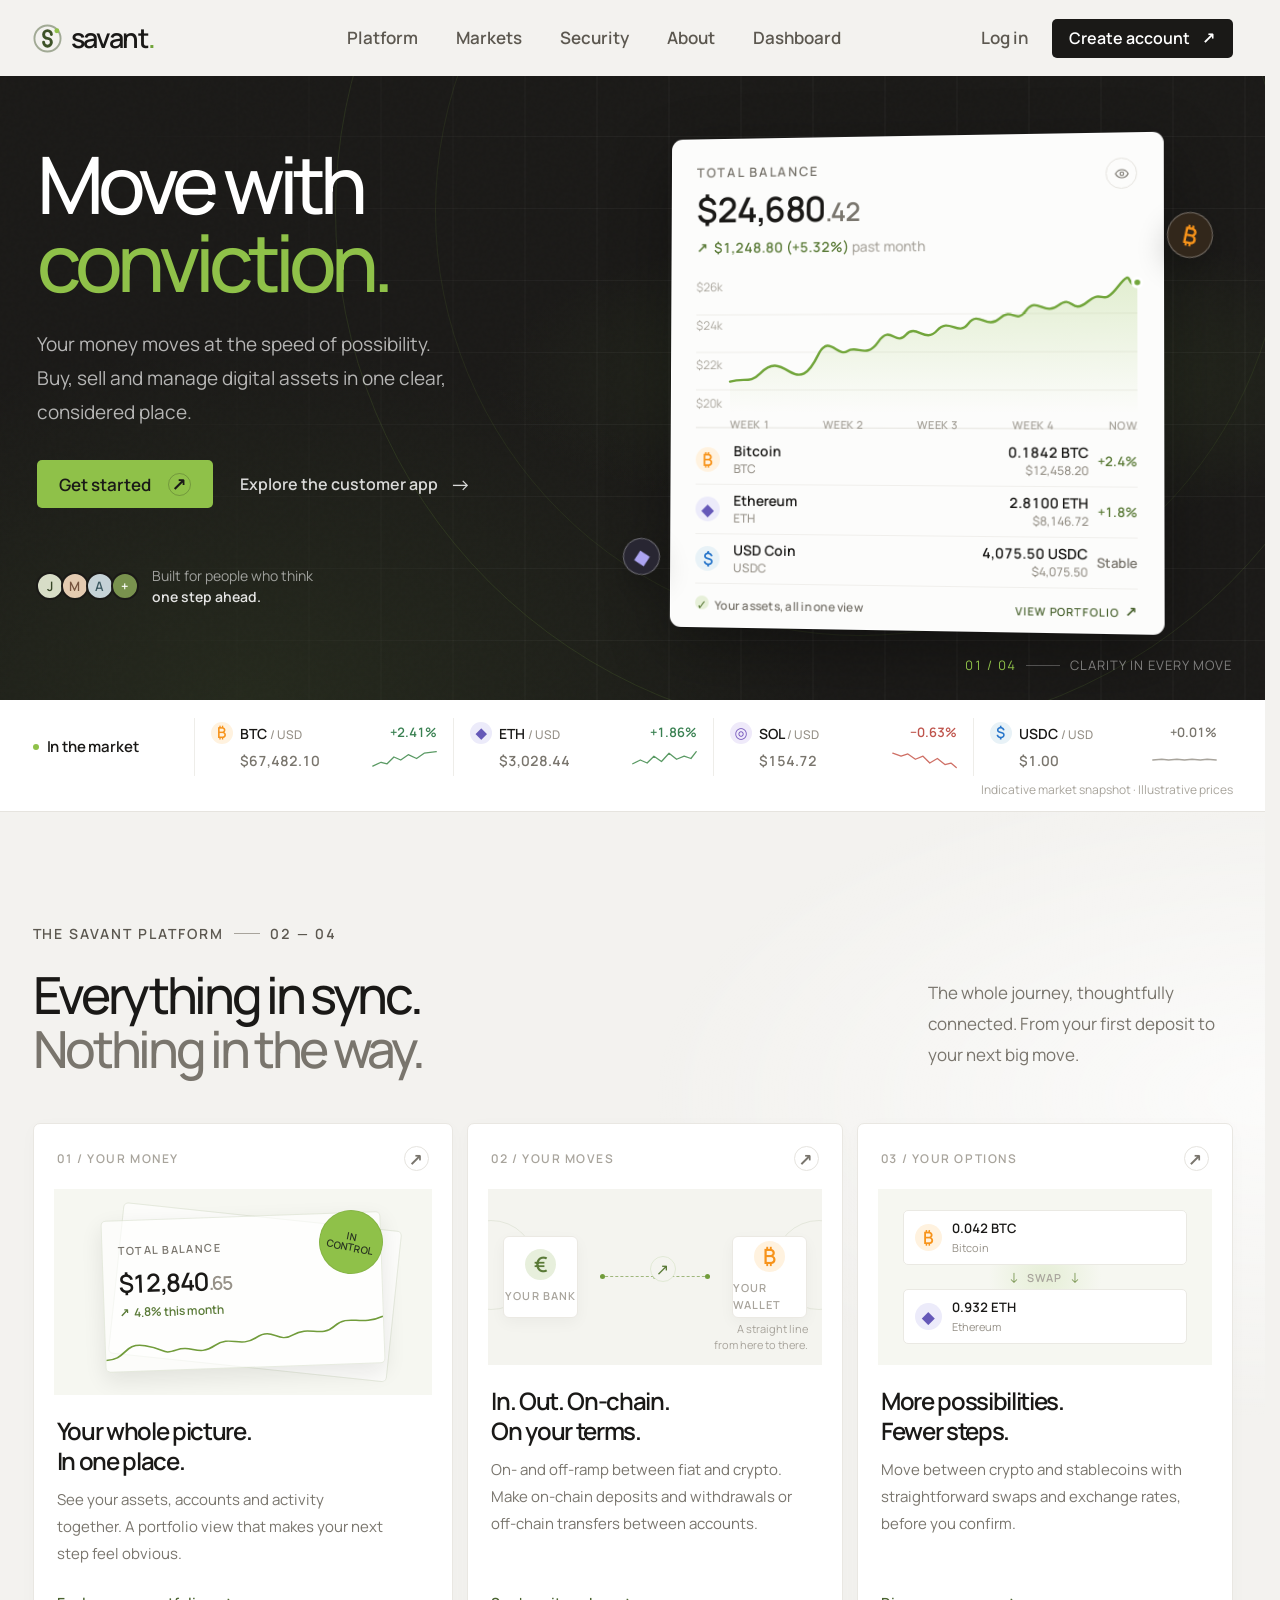
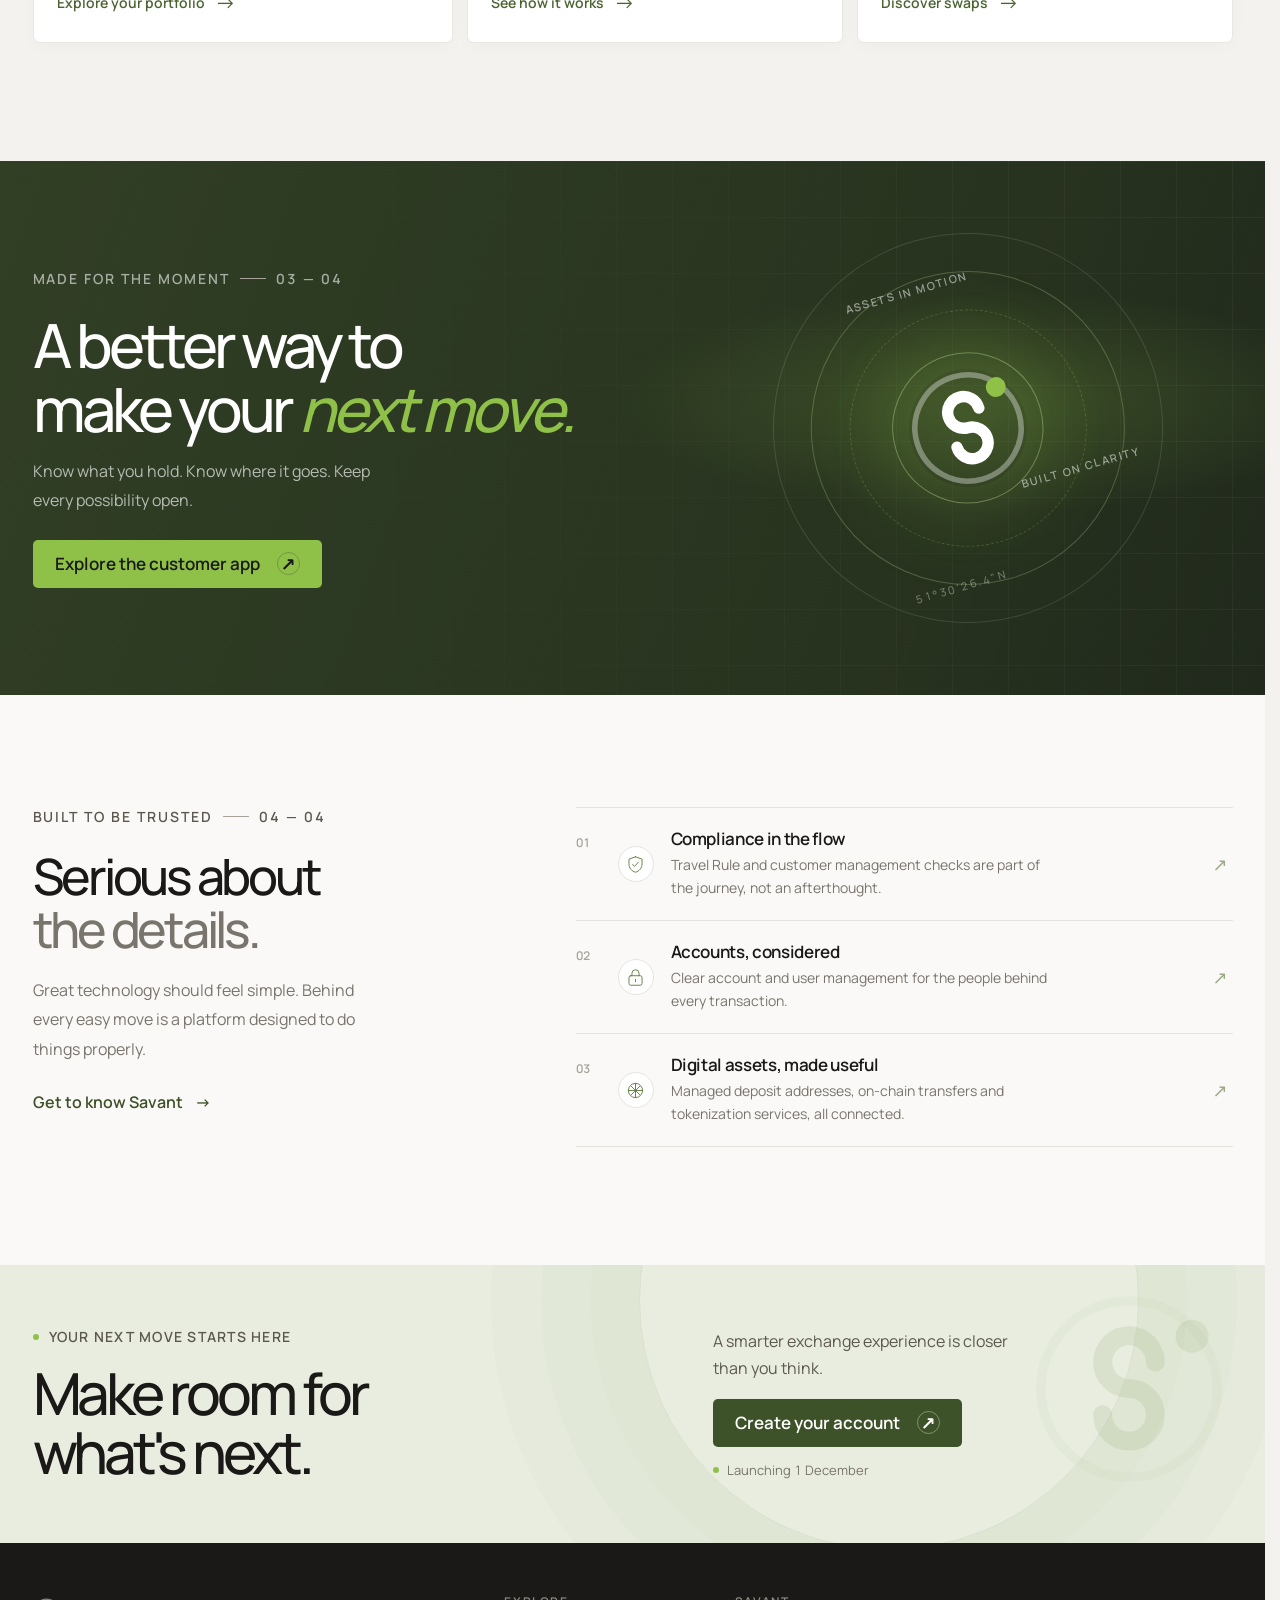
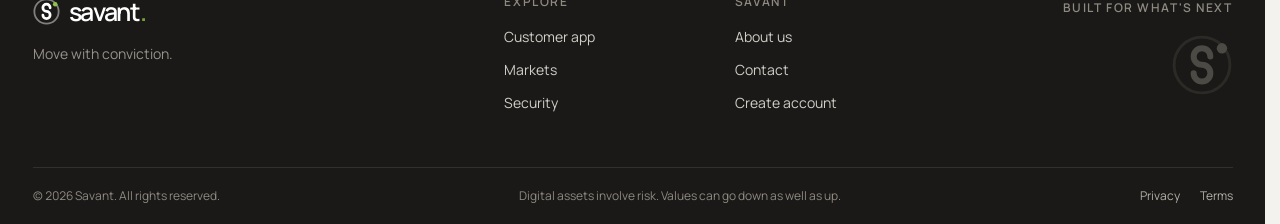
<file: index.html>
<!doctype html>
<html lang="en">
  <head>
    <meta charset="UTF-8">
    <meta name="viewport" content="width=device-width, initial-scale=1">
    <meta name="theme-color" content="#f3f2ef">
    <link rel="icon" href="images/logo/favicon.svg" type="image/svg+xml">
    <link rel="icon" href="images/logo/favicon.ico" sizes="32x32">
    <link rel="apple-touch-icon" href="images/logo/png/apple-touch-icon-180.png">
    <meta
      name="description"
      content="One considered place to buy, sell, swap and manage digital assets. Meet Savant, the exchange built for your next move."
    >
    <title>Savant — Move with conviction</title>
    <link rel="stylesheet" href="styles.css">
    <link rel="stylesheet" href="landing.css">
    <script src="landing.js" defer></script>
  </head>
  <body>
    <a class="skip-link" href="#main">Skip to content</a>

    <header class="site-header">
      <div class="header-inner">
        <a class="brand" href="#" aria-label="Savant home">
          <svg class="brand-mark" viewBox="0 0 32 32" aria-hidden="true">
            <circle cx="16" cy="16" r="14.4" fill="none" stroke="currentColor" stroke-width="2.1" opacity=".45"/>
            <path d="M20.3 11.6A4.3 4.3 0 1 0 16 15.9a4.3 4.3 0 1 1-4.3 4.3" fill="none" stroke="currentColor" stroke-width="3.2" stroke-linecap="round"/>
            <circle cx="26.3" cy="7.4" r="2.7" fill="#8fc149"/>
          </svg>
          <span>savant<span class="brand-period">.</span></span>
        </a>

        <button class="menu-toggle" type="button" aria-expanded="false" aria-controls="primary-nav">
          <span class="sr-only">Open navigation</span>
          <span></span><span></span>
        </button>

        <nav class="primary-nav" id="primary-nav" aria-label="Main navigation">
          <a href="#platform">Platform</a>
          <a href="#markets">Markets</a>
          <a href="#security">Security</a>
          <a href="#about">About</a>
          <a href="app.html">Dashboard</a>
        </nav>

        <div class="header-actions">
          <a class="login-link" href="auth.html?view=login">Log in</a>
          <a class="button button-dark button-small" href="auth.html?view=signup">
            Create account <span aria-hidden="true">↗</span>
          </a>
        </div>
      </div>
    </header>

    <main id="main">
      <section class="hero" aria-labelledby="hero-title">
        <div class="hero-grid"></div>
        <div class="hero-orbit hero-orbit-one"></div>
        <div class="hero-orbit hero-orbit-two"></div>
        <div class="hero-inner">
          <div class="hero-copy">
            <h1 id="hero-title">Move with<br><span>conviction.</span></h1>
            <p class="hero-description">
              Your money moves at the speed of possibility. Buy, sell and manage
              digital assets in one clear, considered place.
            </p>
            <div class="hero-actions">
              <a class="button button-lime" href="auth.html?view=signup">
                Get started <span class="button-arrow" aria-hidden="true">↗</span>
              </a>
              <a class="text-link text-link-light" href="app.html">Explore the customer app <span aria-hidden="true">→</span></a>
            </div>
            <div class="hero-proof">
              <div class="proof-avatars" aria-hidden="true">
                <span>J</span><span>M</span><span>A</span><span>+</span>
              </div>
              <p>Built for people who think<br><strong>one step ahead.</strong></p>
            </div>
          </div>

          <div class="hero-visual" aria-label="Savant portfolio preview">
            <div class="portfolio-card">
              <div class="portfolio-head">
                <div>
                  <span class="card-overline">TOTAL BALANCE</span>
                  <div class="portfolio-balance">$24,680<span>.42</span></div>
                </div>
                <button class="visibility-button" type="button" aria-label="Hide balances">
                  <svg viewBox="0 0 20 20" aria-hidden="true"><path d="M2.2 10s2.7-5 7.8-5 7.8 5 7.8 5-2.7 5-7.8 5-7.8-5-7.8-5Z"/><circle cx="10" cy="10" r="2.2"/></svg>
                </button>
              </div>
              <div class="portfolio-change"><span>↗</span> $1,248.80 <span class="change-percent">(+5.32%)</span><span class="change-period"> past month</span></div>
              <div class="chart-wrap">
                <div class="chart-labels" aria-hidden="true"><span>$26k</span><span>$24k</span><span>$22k</span><span>$20k</span></div>
                <svg class="portfolio-chart" viewBox="0 0 470 160" preserveAspectRatio="none" role="img" aria-label="Portfolio value trending upward over the past month">
                  <defs>
                    <linearGradient id="chartFill" x1="0" x2="0" y1="0" y2="1">
                      <stop offset="0%" stop-color="#8fc149" stop-opacity=".24"/>
                      <stop offset="100%" stop-color="#8fc149" stop-opacity="0"/>
                    </linearGradient>
                  </defs>
                  <path class="chart-area" d="M0 123 C18 118 23 126 36 113 S57 103 70 111 S92 116 104 91 S127 95 138 87 S160 97 174 76 S194 82 206 68 S228 79 242 63 S266 71 278 55 S299 63 314 49 S332 57 344 40 S365 47 381 34 S395 46 414 30 S429 38 448 13 S456 16 470 8 V160 H0Z"/>
                  <path class="chart-line" d="M0 123 C18 118 23 126 36 113 S57 103 70 111 S92 116 104 91 S127 95 138 87 S160 97 174 76 S194 82 206 68 S228 79 242 63 S266 71 278 55 S299 63 314 49 S332 57 344 40 S365 47 381 34 S395 46 414 30 S429 38 448 13 S456 16 470 8"/>
                  <circle class="chart-point" cx="470" cy="8" r="5"/>
                </svg>
                <div class="chart-dates" aria-hidden="true"><span>WEEK 1</span><span>WEEK 2</span><span>WEEK 3</span><span>WEEK 4</span><span>NOW</span></div>
              </div>
              <div class="portfolio-assets">
                <div class="asset-row">
                  <span class="coin-icon coin-btc">₿</span>
                  <span class="asset-name">Bitcoin<small>BTC</small></span>
                  <span class="asset-amount">0.1842 BTC<small>$12,458.20</small></span>
                  <span class="asset-move">+2.4%</span>
                </div>
                <div class="asset-row">
                  <span class="coin-icon coin-eth">◆</span>
                  <span class="asset-name">Ethereum<small>ETH</small></span>
                  <span class="asset-amount">2.8100 ETH<small>$8,146.72</small></span>
                  <span class="asset-move">+1.8%</span>
                </div>
                <div class="asset-row">
                  <span class="coin-icon coin-usdc">$</span>
                  <span class="asset-name">USD Coin<small>USDC</small></span>
                  <span class="asset-amount">4,075.50 USDC<small>$4,075.50</small></span>
                  <span class="asset-stable">Stable</span>
                </div>
              </div>
              <div class="portfolio-footer"><span><span class="secure-mark">✓</span> Your assets, all in one view</span><span>VIEW PORTFOLIO <b aria-hidden="true">↗</b></span></div>
            </div>
            <div class="floating-coin floating-coin-one" aria-hidden="true">₿</div>
            <div class="floating-coin floating-coin-two" aria-hidden="true">◆</div>
          </div>
        </div>
        <div class="hero-bottom-note"><span>01 / 04</span><span class="hero-note-line"></span><span>Clarity in every move</span></div>
      </section>

      <section class="market-strip" id="markets" aria-labelledby="market-title">
        <div class="market-strip-inner">
          <div class="market-heading"><span class="live-dot"></span><h2 id="market-title">In the market</h2></div>
          <div class="market-list">
            <article class="market-item">
              <div class="market-coin"><span class="coin-icon coin-btc">₿</span><span>BTC <small>/ USD</small></span></div>
              <div class="market-price">$67,482.10</div>
              <div class="market-change positive">+2.41%</div>
              <svg class="sparkline positive-line" viewBox="0 0 86 28" aria-hidden="true"><path d="M1 22 12 17 20 19 29 10 38 14 48 7 59 12 69 5 85 3"/></svg>
            </article>
            <article class="market-item">
              <div class="market-coin"><span class="coin-icon coin-eth">◆</span><span>ETH <small>/ USD</small></span></div>
              <div class="market-price">$3,028.44</div>
              <div class="market-change positive">+1.86%</div>
              <svg class="sparkline positive-line" viewBox="0 0 86 28" aria-hidden="true"><path d="m1 19 10-5 9 4 9-9 10 7 10-11 10 8 10-4 9 3 7-9"/></svg>
            </article>
            <article class="market-item">
              <div class="market-coin"><span class="coin-icon coin-sol">◎</span><span>SOL <small>/ USD</small></span></div>
              <div class="market-price">$154.72</div>
              <div class="market-change negative">−0.63%</div>
              <svg class="sparkline negative-line" viewBox="0 0 86 28" aria-hidden="true"><path d="m1 5 11 4 9-3 10 7 10-4 9 9 10-6 10 8 8-2 7 6"/></svg>
            </article>
            <article class="market-item">
              <div class="market-coin"><span class="coin-icon coin-usdc">$</span><span>USDC <small>/ USD</small></span></div>
              <div class="market-price">$1.00</div>
              <div class="market-change market-neutral">+0.01%</div>
              <svg class="sparkline neutral-line" viewBox="0 0 86 28" aria-hidden="true"><path d="m1 14 12-1 9 1 11-1 10 1 10-1 11 1 9-1 12 1"/></svg>
            </article>
          </div>
          <p class="market-disclaimer">Indicative market snapshot · Illustrative prices</p>
        </div>
      </section>

      <section class="platform-section section-pad" id="platform" aria-labelledby="platform-title">
        <div class="section-shell">
          <div class="section-heading">
            <div>
              <p class="eyebrow section-eyebrow"><span>THE SAVANT PLATFORM</span><span class="eyebrow-rule"></span> 02 — 04</p>
              <h2 id="platform-title">Everything in sync.<br><span>Nothing in the way.</span></h2>
            </div>
            <p class="section-intro">The whole journey, thoughtfully connected. From your first deposit to your next big move.</p>
          </div>

          <div class="feature-grid">
            <article class="feature-card feature-card-large">
              <div class="feature-topline"><span>01 / YOUR MONEY</span><span class="feature-icon" aria-hidden="true">↗</span></div>
              <div class="feature-illustration balance-illustration" aria-hidden="true">
                <div class="balance-float balance-float-back"></div>
                <div class="balance-float balance-float-front">
                  <span class="mini-overline">TOTAL BALANCE</span>
                  <span class="mini-balance">$12,840<span>.65</span></span>
                  <span class="mini-growth">↗ &nbsp;4.8% this month</span>
                  <svg viewBox="0 0 240 65" preserveAspectRatio="none"><path d="M0 51c18 0 15-24 34-18s14 13 27 7 19 10 33-4 21 5 36-9 18 10 32-2 24 6 36-10 22 2 42-11v61H0Z" fill="url(#miniFill)"/><path d="M0 51c18 0 15-24 34-18s14 13 27 7 19 10 33-4 21 5 36-9 18 10 32-2 24 6 36-10 22 2 42-11" fill="none" stroke="#719c3b" stroke-width="2"/></svg>
                </div>
                <div class="balance-sticker">IN<br>CONTROL</div>
              </div>
              <h3>Your whole picture.<br>In one place.</h3>
              <p>See your assets, accounts and activity together. A portfolio view that makes your next step feel obvious.</p>
              <a class="feature-link" href="app.html?view=overview">Explore your portfolio <span aria-hidden="true">→</span></a>
            </article>

            <article class="feature-card feature-card-transfer">
              <div class="feature-topline"><span>02 / YOUR MOVES</span><span class="feature-icon" aria-hidden="true">↗</span></div>
              <div class="transfer-illustration" aria-hidden="true">
                <div class="transfer-node transfer-node-start"><span class="transfer-node-icon">€</span><small>YOUR BANK</small></div>
                <div class="transfer-path"><span></span><span></span><span></span><i>↗</i></div>
                <div class="transfer-node transfer-node-end"><span class="transfer-node-icon">₿</span><small>YOUR WALLET</small></div>
                <div class="transfer-caption">A straight line<br>from here to there.</div>
              </div>
              <h3>In. Out. On-chain.<br>On your terms.</h3>
              <p>On- and off-ramp between fiat and crypto. Make on-chain deposits and withdrawals or off-chain transfers between accounts.</p>
              <a class="feature-link" href="app.html?view=accounts">See how it works <span aria-hidden="true">→</span></a>
            </article>

            <article class="feature-card feature-card-swap">
              <div class="feature-topline"><span>03 / YOUR OPTIONS</span><span class="feature-icon" aria-hidden="true">↗</span></div>
              <div class="swap-illustration" aria-hidden="true">
                <div class="swap-token swap-token-one"><span class="coin-icon coin-btc">₿</span><span><b>0.042 BTC</b><small>Bitcoin</small></span></div>
                <div class="swap-direction"><span>↓</span><small>SWAP</small><span>↓</span></div>
                <div class="swap-token swap-token-two"><span class="coin-icon coin-eth">◆</span><span><b>0.932 ETH</b><small>Ethereum</small></span></div>
              </div>
              <h3>More possibilities.<br>Fewer steps.</h3>
              <p>Move between crypto and stablecoins with straightforward swaps and exchange rates, before you confirm.</p>
              <a class="feature-link" href="app.html?view=overview">Discover swaps <span aria-hidden="true">→</span></a>
            </article>
          </div>
        </div>
      </section>

      <section class="quote-section" aria-labelledby="quote-title">
        <div class="quote-pattern"></div>
        <div class="quote-shell">
          <div class="quote-copy">
            <p class="eyebrow quote-eyebrow"><span>MADE FOR THE MOMENT</span><span class="eyebrow-rule"></span> 03 — 04</p>
            <h2 id="quote-title">A better way to<br>make your <em>next move.</em></h2>
            <p class="quote-description">Know what you hold. Know where it goes. Keep every possibility open.</p>
            <a class="button button-lime" href="app.html">Explore the customer app <span class="button-arrow" aria-hidden="true">↗</span></a>
          </div>
          <div class="quote-art" aria-hidden="true">
            <div class="quote-ring quote-ring-outer"></div>
            <div class="quote-ring quote-ring-middle"></div>
            <div class="quote-ring quote-ring-inner"></div>
            <div class="quote-art-center">
            <svg viewBox="0 0 32 32" aria-hidden="true">
              <circle cx="16" cy="16" r="14.4" fill="none" stroke="currentColor" stroke-width="1.5" opacity=".35"/>
              <path d="M20.3 11.6A4.3 4.3 0 1 0 16 15.9a4.3 4.3 0 1 1-4.3 4.3" fill="none" stroke="currentColor" stroke-width="3.1" stroke-linecap="round"/>
              <circle cx="26.3" cy="7.4" r="2.7" fill="#8fc149"/>
            </svg>
          </div>
            <span class="quote-art-label quote-label-one">ASSETS IN MOTION</span>
            <span class="quote-art-label quote-label-two">BUILT ON CLARITY</span>
            <span class="quote-art-coordinate">51°30'26.4"N</span>
          </div>
        </div>
      </section>

      <section class="trust-section section-pad" id="security" aria-labelledby="trust-title">
        <div class="section-shell trust-shell">
          <div class="trust-intro">
            <p class="eyebrow section-eyebrow"><span>BUILT TO BE TRUSTED</span><span class="eyebrow-rule"></span> 04 — 04</p>
            <h2 id="trust-title">Serious about<br><span>the details.</span></h2>
            <p>Great technology should feel simple. Behind every easy move is a platform designed to do things properly.</p>
            <a class="text-link trust-link" href="auth.html?view=signup">Get to know Savant <span aria-hidden="true">→</span></a>
          </div>
          <div class="trust-list">
            <article class="trust-item">
              <span class="trust-number">01</span>
              <span class="trust-icon" aria-hidden="true"><svg viewBox="0 0 32 32"><path d="M16 3 27 7v8c0 7.1-4.7 12.2-11 14-6.3-1.8-11-6.9-11-14V7l11-4Z"/><path d="m11 16 3.2 3.2L21 12"/></svg></span>
              <div><h3>Compliance in the flow</h3><p>Travel Rule and customer management checks are part of the journey, not an afterthought.</p></div>
              <span class="trust-arrow" aria-hidden="true">↗</span>
            </article>
            <article class="trust-item">
              <span class="trust-number">02</span>
              <span class="trust-icon" aria-hidden="true"><svg viewBox="0 0 32 32"><rect x="5" y="13" width="22" height="16" rx="3"/><path d="M10 13V9a6 6 0 0 1 12 0v4M16 19v4"/></svg></span>
              <div><h3>Accounts, considered</h3><p>Clear account and user management for the people behind every transaction.</p></div>
              <span class="trust-arrow" aria-hidden="true">↗</span>
            </article>
            <article class="trust-item">
              <span class="trust-number">03</span>
              <span class="trust-icon" aria-hidden="true"><svg viewBox="0 0 32 32"><path d="M16 4v24M4 16h24"/><circle cx="16" cy="16" r="12"/><path d="m9 9 14 14m0-14L9 23"/></svg></span>
              <div><h3>Digital assets, made useful</h3><p>Managed deposit addresses, on-chain transfers and tokenization services, all connected.</p></div>
              <span class="trust-arrow" aria-hidden="true">↗</span>
            </article>
          </div>
        </div>
      </section>

      <section class="get-started-section" id="get-started" aria-labelledby="get-started-title">
        <div class="get-started-inner">
          <div>
            <p class="eyebrow get-started-eyebrow"><span class="live-dot"></span> YOUR NEXT MOVE STARTS HERE</p>
            <h2 id="get-started-title">Make room for<br>what's next.</h2>
          </div>
          <div class="get-started-action">
            <p>A smarter exchange experience is closer than you think.</p>
            <a class="button button-lime" href="auth.html?view=signup">Create your account <span class="button-arrow" aria-hidden="true">↗</span></a>
            <span class="availability-note"><span class="availability-dot"></span> Launching 1 December</span>
          </div>
          <div class="get-started-mark" aria-hidden="true">
            <svg viewBox="0 0 32 32" aria-hidden="true">
              <circle cx="16" cy="16" r="14.4" fill="none" stroke="currentColor" stroke-width="1.5" opacity=".35"/>
              <path d="M20.3 11.6A4.3 4.3 0 1 0 16 15.9a4.3 4.3 0 1 1-4.3 4.3" fill="none" stroke="currentColor" stroke-width="3.1" stroke-linecap="round"/>
              <circle cx="26.3" cy="7.4" r="2.7" fill="currentColor"/>
            </svg>
          </div>
        </div>
      </section>
    </main>

    <footer class="site-footer" id="about">
      <div class="footer-main">
        <div class="footer-brand-block">
          <a class="brand footer-brand" href="#" aria-label="Savant home">
            <svg class="brand-mark" viewBox="0 0 32 32" aria-hidden="true">
            <circle cx="16" cy="16" r="14.4" fill="none" stroke="currentColor" stroke-width="2.1" opacity=".45"/>
            <path d="M20.3 11.6A4.3 4.3 0 1 0 16 15.9a4.3 4.3 0 1 1-4.3 4.3" fill="none" stroke="currentColor" stroke-width="3.2" stroke-linecap="round"/>
            <circle cx="26.3" cy="7.4" r="2.7" fill="#8fc149"/>
          </svg>
            <span>savant<span class="brand-period">.</span></span>
          </a>
          <p>Move with conviction.</p>
        </div>
        <div class="footer-links">
          <div><span class="footer-label">EXPLORE</span><a href="app.html">Customer app</a><a href="#markets">Markets</a><a href="#security">Security</a></div>
          <div><span class="footer-label">SAVANT</span><a href="#about">About us</a><a href="mailto:hello@savantcrypto.com">Contact</a><a href="auth.html?view=signup">Create account</a></div>
        </div>
        <div class="footer-note"><span>BUILT FOR WHAT'S NEXT</span><div class="footer-note-mark">
            <svg viewBox="0 0 32 32" aria-hidden="true">
              <circle cx="16" cy="16" r="14.4" fill="none" stroke="currentColor" stroke-width="1.5" opacity=".35"/>
              <path d="M20.3 11.6A4.3 4.3 0 1 0 16 15.9a4.3 4.3 0 1 1-4.3 4.3" fill="none" stroke="currentColor" stroke-width="3.1" stroke-linecap="round"/>
              <circle cx="26.3" cy="7.4" r="2.7" fill="currentColor"/>
            </svg>
          </div></div>
      </div>
      <div class="footer-bottom">
        <span>© <span id="current-year">2026</span> Savant. All rights reserved.</span>
        <span class="footer-legal">Digital assets involve risk. Values can go down as well as up.</span>
        <div><a href="mailto:hello@savantcrypto.com?subject=Privacy%20enquiry">Privacy</a><a href="mailto:hello@savantcrypto.com?subject=Terms%20enquiry">Terms</a></div>
      </div>
    </footer>
  </body>
</html>
</file>
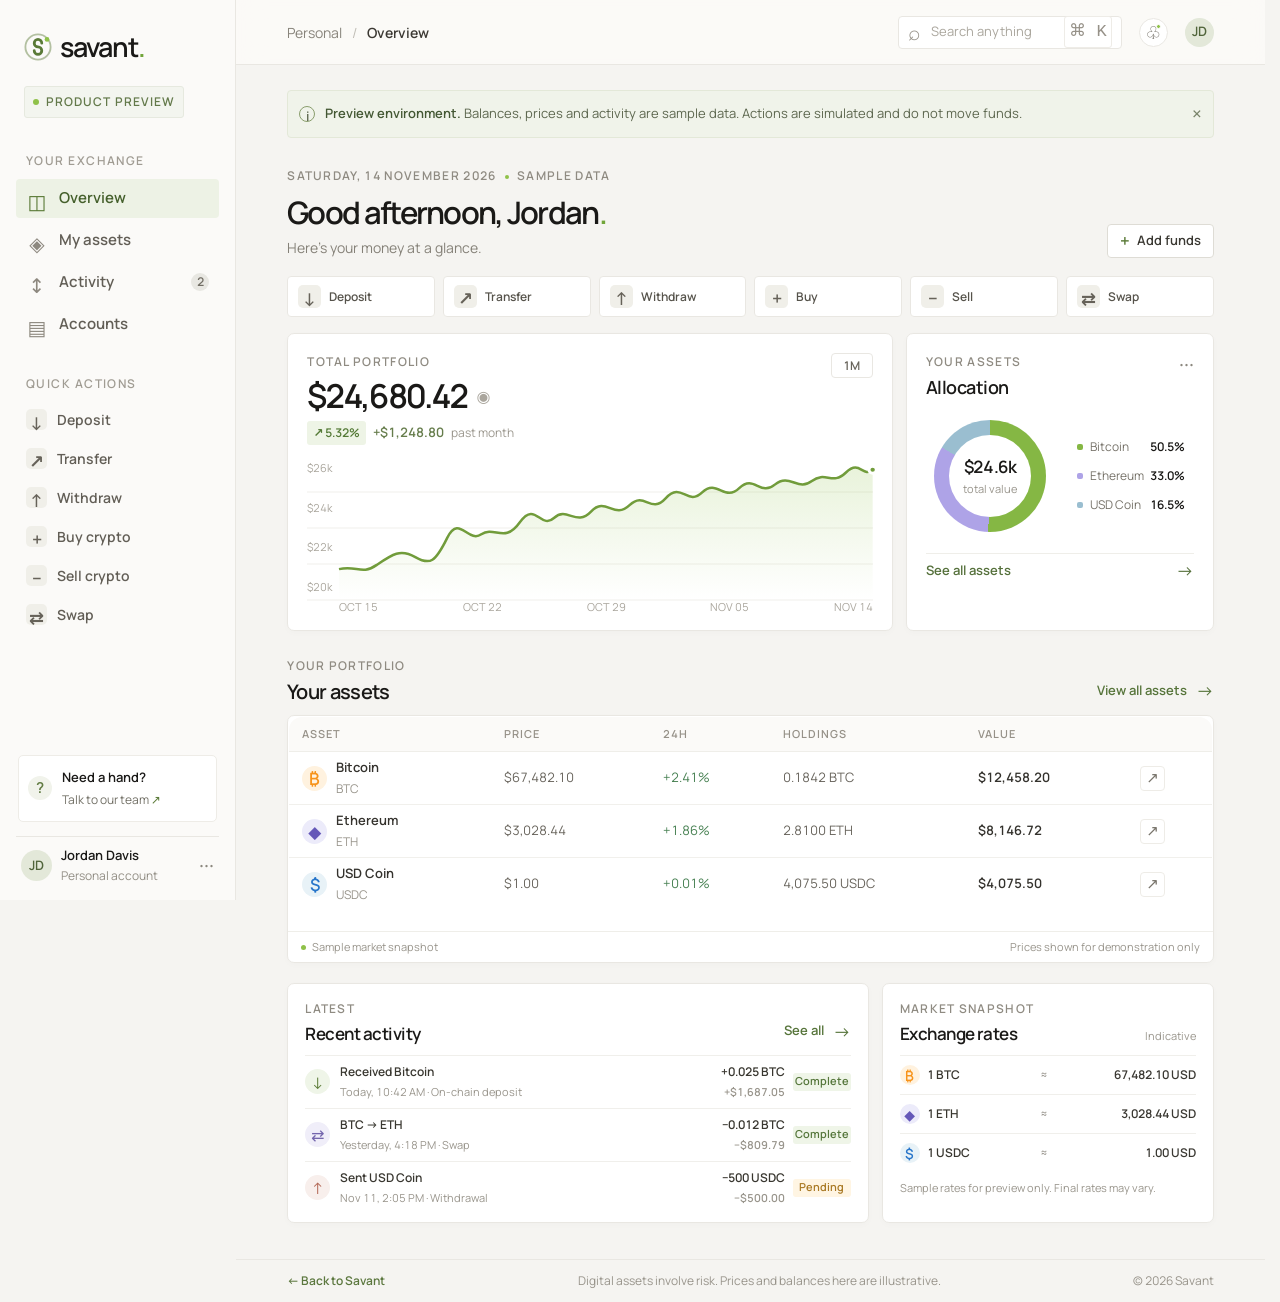
<file: app.html>
<!doctype html>
<html lang="en">
  <head>
    <meta charset="UTF-8">
    <meta name="viewport" content="width=device-width, initial-scale=1">
    <meta name="theme-color" content="#f3f2ef">
    <link rel="icon" href="images/logo/favicon.svg" type="image/svg+xml">
    <link rel="icon" href="images/logo/favicon.ico" sizes="32x32">
    <link rel="apple-touch-icon" href="images/logo/png/apple-touch-icon-180.png">
    <meta name="description" content="Explore the Savant customer exchange demo. Sample balances and transactions only.">
    <title>Exchange — Savant demo</title>
    <link rel="stylesheet" href="styles.css">
    <link rel="stylesheet" href="app.css">
    <script src="app.js" defer></script>
  </head>
  <body class="app-body">
    <a class="skip-link" href="#app-main">Skip to content</a>
    <div class="app-layout">
      <aside class="app-sidebar" aria-label="Savant exchange">
        <a class="app-brand" href="index.html" aria-label="Savant home">
          <svg viewBox="0 0 32 32" aria-hidden="true">
            <circle cx="16" cy="16" r="14.4" fill="none" stroke="currentColor" stroke-width="2.1" opacity=".45"/>
            <path d="M20.3 11.6A4.3 4.3 0 1 0 16 15.9a4.3 4.3 0 1 1-4.3 4.3" fill="none" stroke="currentColor" stroke-width="3.2" stroke-linecap="round"/>
            <circle cx="26.3" cy="7.4" r="2.7" fill="#8fc149"/>
          </svg>
          <span>savant<span>.</span></span>
        </a>
        <div class="sidebar-demo"><span></span> PRODUCT PREVIEW</div>

        <p class="sidebar-label">YOUR EXCHANGE</p>
        <nav class="app-nav" aria-label="Customer navigation">
          <button class="app-nav-link is-active" type="button" data-view="overview"><span class="nav-glyph">◫</span> Overview</button>
          <button class="app-nav-link" type="button" data-view="assets"><span class="nav-glyph">◈</span> My assets</button>
          <button class="app-nav-link" type="button" data-view="activity"><span class="nav-glyph">↕</span> Activity <span class="nav-count">2</span></button>
          <button class="app-nav-link" type="button" data-view="accounts"><span class="nav-glyph">▤</span> Accounts</button>
        </nav>

        <p class="sidebar-label sidebar-label-actions">QUICK ACTIONS</p>
        <div class="sidebar-actions">
          <button type="button" data-action="deposit"><span class="quick-glyph quick-deposit">↓</span> Deposit</button>
          <button type="button" data-action="transfer"><span class="quick-glyph quick-transfer">↗</span> Transfer</button>
          <button type="button" data-action="withdraw"><span class="quick-glyph quick-withdraw">↑</span> Withdraw</button>
          <button type="button" data-action="buy"><span class="quick-glyph quick-buy">+</span> Buy crypto</button>
          <button type="button" data-action="sell"><span class="quick-glyph quick-sell">−</span> Sell crypto</button>
          <button type="button" data-action="swap"><span class="quick-glyph quick-swap">⇄</span> Swap</button>
        </div>

        <div class="sidebar-spacer"></div>
        <div class="sidebar-help">
          <span class="help-icon">?</span>
          <div><strong>Need a hand?</strong><a href="mailto:hello@savantcrypto.com">Talk to our team <span aria-hidden="true">↗</span></a></div>
        </div>
        <div class="sidebar-profile">
          <span class="profile-avatar">JD</span>
          <span class="profile-copy"><strong>Jordan Davis</strong><small>Personal account</small></span>
          <button type="button" class="profile-menu" data-view="settings" aria-label="Open profile and settings">···</button>
        </div>
      </aside>

      <div class="app-workspace">
        <header class="app-topbar">
          <div class="mobile-brand-row">
            <a class="app-brand" href="index.html" aria-label="Savant home">
              <svg viewBox="0 0 32 32" aria-hidden="true">
            <circle cx="16" cy="16" r="14.4" fill="none" stroke="currentColor" stroke-width="2.1" opacity=".45"/>
            <path d="M20.3 11.6A4.3 4.3 0 1 0 16 15.9a4.3 4.3 0 1 1-4.3 4.3" fill="none" stroke="currentColor" stroke-width="3.2" stroke-linecap="round"/>
            <circle cx="26.3" cy="7.4" r="2.7" fill="#8fc149"/>
          </svg>
              <span>savant<span>.</span></span>
            </a>
            <span class="sidebar-demo"><span></span> DEMO</span>
          </div>
          <div class="topbar-crumb"><span>Personal</span><span class="crumb-slash">/</span><strong id="topbar-title">Overview</strong></div>
          <div class="topbar-tools">
            <label class="app-search">
              <span aria-hidden="true">⌕</span>
              <span class="sr-only">Search assets and activity</span>
              <input id="global-search" type="search" placeholder="Search anything" autocomplete="off">
              <kbd>⌘ K</kbd>
            </label>
            <button type="button" class="icon-button notification-button" aria-label="Notifications"><span aria-hidden="true">♧</span><i></i></button>
            <button type="button" class="topbar-user" data-view="settings" aria-label="Open Jordan Davis profile">JD</button>
          </div>
        </header>

        <main class="app-main" id="app-main">
          <div class="demo-banner" role="note">
            <span class="demo-banner-icon">i</span>
            <p><strong>Preview environment.</strong> Balances, prices and activity are sample data. Actions are simulated and do not move funds.</p>
            <button type="button" class="demo-banner-close" aria-label="Dismiss preview notice">×</button>
          </div>

          <section class="app-view is-visible" id="view-overview" data-view-panel="overview" aria-labelledby="page-title">
            <div class="page-heading overview-heading">
              <div><p class="page-kicker">SATURDAY, 14 NOVEMBER 2026 <span class="heading-dot"></span> SAMPLE DATA</p><h1 id="page-title">Good afternoon, Jordan<span>.</span></h1><p class="page-subtitle">Here's your money at a glance.</p></div>
              <button type="button" class="outline-button" data-action="deposit"><span>+</span> Add funds</button>
            </div>

              <div class="quick-actions" aria-label="Quick actions">
                <button type="button" data-action="deposit"><span class="quick-glyph quick-deposit">↓</span> Deposit</button>
                <button type="button" data-action="transfer"><span class="quick-glyph quick-transfer">↗</span> Transfer</button>
                <button type="button" data-action="withdraw"><span class="quick-glyph quick-withdraw">↑</span> Withdraw</button>
                <button type="button" data-action="buy"><span class="quick-glyph quick-buy">+</span> Buy</button>
                <button type="button" data-action="sell"><span class="quick-glyph quick-sell">−</span> Sell</button>
                <button type="button" data-action="swap"><span class="quick-glyph quick-swap">⇄</span> Swap</button>
              </div>

              <div class="overview-grid">
                <article class="surface-card total-card">
                  <div class="card-title-row"><div><p class="card-label">TOTAL PORTFOLIO</p><button class="balance-toggle" type="button" aria-pressed="false"><span class="portfolio-total">$24,680.42</span><span class="balance-eye" aria-hidden="true">◉</span><span class="sr-only">Hide balance</span></button></div><span class="period-button" aria-label="Chart period: one month">1M</span></div>
                <div class="balance-performance"><span class="performance-pill">↗ 5.32%</span><span>+$1,248.80</span><span class="muted-copy">past month</span></div>
                <div class="overview-chart">
                  <div class="chart-y-labels" aria-hidden="true"><span>$26k</span><span>$24k</span><span>$22k</span><span>$20k</span></div>
                  <svg viewBox="0 0 720 190" preserveAspectRatio="none" role="img" aria-label="Illustrative portfolio balance chart, trending upward over one month">
                    <defs><linearGradient id="appChartFill" x1="0" x2="0" y1="0" y2="1"><stop offset="0%" stop-color="#8fc149" stop-opacity=".2"/><stop offset="100%" stop-color="#8fc149" stop-opacity="0"/></linearGradient></defs>
                    <path d="M0 148 C24 142 30 157 51 142 S83 119 103 131 S130 138 146 104 S174 112 192 99 S223 113 244 82 S272 93 290 76 S320 89 340 67 S371 79 392 58 S420 72 441 48 S470 60 490 40 S520 54 540 34 S568 46 588 29 S619 39 638 24 S665 31 684 12 S706 20 720 8 V190 H0 Z" fill="url(#appChartFill)"/>
                    <path d="M0 148 C24 142 30 157 51 142 S83 119 103 131 S130 138 146 104 S174 112 192 99 S223 113 244 82 S272 93 290 76 S320 89 340 67 S371 79 392 58 S420 72 441 48 S470 60 490 40 S520 54 540 34 S568 46 588 29 S619 39 638 24 S665 31 684 12 S706 20 720 8" fill="none" stroke="#719c3b" stroke-width="2.5" vector-effect="non-scaling-stroke"/>
                    <circle cx="720" cy="8" r="5" fill="#719c3b" stroke="white" stroke-width="3" vector-effect="non-scaling-stroke"/>
                  </svg>
                  <div class="chart-x-labels" aria-hidden="true"><span>OCT 15</span><span>OCT 22</span><span>OCT 29</span><span>NOV 05</span><span>NOV 14</span></div>
                </div>
              </article>

              <article class="surface-card allocation-card">
                <div class="card-title-row"><div><p class="card-label">YOUR ASSETS</p><h2 class="card-heading">Allocation</h2></div><button class="more-button" type="button" data-view="assets" aria-label="View all assets">···</button></div>
                <div class="allocation-content">
                  <div class="allocation-donut"><div><strong>$24.6k</strong><span>total value</span></div></div>
                  <div class="allocation-legend">
                    <div><i class="legend-btc"></i><span>Bitcoin</span><strong>50.5%</strong></div>
                    <div><i class="legend-eth"></i><span>Ethereum</span><strong>33.0%</strong></div>
                    <div><i class="legend-usdc"></i><span>USD Coin</span><strong>16.5%</strong></div>
                  </div>
                </div>
                <button class="card-bottom-link" type="button" data-view="assets">See all assets <span>→</span></button>
              </article>
            </div>

            <div class="section-title-row"><div><p class="card-label">YOUR PORTFOLIO</p><h2 class="content-heading">Your assets</h2></div><button class="subtle-link" type="button" data-view="assets">View all assets <span>→</span></button></div>
            <div class="surface-card table-card">
              <div class="table-scroll"><table class="data-table">
                <thead><tr><th>ASSET</th><th>PRICE</th><th>24H</th><th>HOLDINGS</th><th>VALUE</th><th><span class="sr-only">Actions</span></th></tr></thead>
                <tbody>
                  <tr data-searchable="Bitcoin BTC"><td><div class="table-asset"><span class="coin-icon coin-btc">₿</span><span><strong>Bitcoin</strong><small>BTC</small></span></div></td><td>$67,482.10</td><td class="text-positive">+2.41%</td><td>0.1842 BTC</td><td><strong>$12,458.20</strong></td><td><button class="row-arrow" type="button" data-asset="BTC" aria-label="View Bitcoin details">↗</button></td></tr>
                  <tr data-searchable="Ethereum ETH"><td><div class="table-asset"><span class="coin-icon coin-eth">◆</span><span><strong>Ethereum</strong><small>ETH</small></span></div></td><td>$3,028.44</td><td class="text-positive">+1.86%</td><td>2.8100 ETH</td><td><strong>$8,146.72</strong></td><td><button class="row-arrow" type="button" data-asset="ETH" aria-label="View Ethereum details">↗</button></td></tr>
                  <tr data-searchable="USD Coin USDC"><td><div class="table-asset"><span class="coin-icon coin-usdc">$</span><span><strong>USD Coin</strong><small>USDC</small></span></div></td><td>$1.00</td><td class="text-positive">+0.01%</td><td>4,075.50 USDC</td><td><strong>$4,075.50</strong></td><td><button class="row-arrow" type="button" data-asset="USDC" aria-label="View USD Coin details">↗</button></td></tr>
                </tbody>
              </table></div>
              <div class="table-footnote"><span><i class="live-indicator"></i> Sample market snapshot</span><span>Prices shown for demonstration only</span></div>
            </div>

            <div class="overview-lower-grid">
              <section class="surface-card activity-preview">
                <div class="section-title-row compact-title"><div><p class="card-label">LATEST</p><h2 class="card-heading">Recent activity</h2></div><button class="subtle-link" type="button" data-view="activity">See all <span>→</span></button></div>
                <div class="mini-activity-list">
                  <button class="mini-activity" type="button" data-activity="a1"><span class="activity-symbol activity-in">↓</span><span class="activity-copy"><strong>Received Bitcoin</strong><small>Today, 10:42 AM · On-chain deposit</small></span><span class="activity-amount">+0.025 BTC<small>+$1,687.05</small></span><span class="status-tag status-complete">Complete</span></button>
                  <button class="mini-activity" type="button" data-activity="a2"><span class="activity-symbol activity-swap">⇄</span><span class="activity-copy"><strong>BTC → ETH</strong><small>Yesterday, 4:18 PM · Swap</small></span><span class="activity-amount">−0.012 BTC<small>−$809.79</small></span><span class="status-tag status-complete">Complete</span></button>
                  <button class="mini-activity" type="button" data-activity="a3"><span class="activity-symbol activity-out">↑</span><span class="activity-copy"><strong>Sent USD Coin</strong><small>Nov 11, 2:05 PM · Withdrawal</small></span><span class="activity-amount">−500 USDC<small>−$500.00</small></span><span class="status-tag status-pending">Pending</span></button>
                </div>
              </section>
              <section class="surface-card rates-card">
                <div class="section-title-row compact-title"><div><p class="card-label">MARKET SNAPSHOT</p><h2 class="card-heading">Exchange rates</h2></div><span class="rates-indicative">Indicative</span></div>
                <div class="rate-row"><span><span class="coin-icon coin-btc">₿</span> 1 BTC</span><span>≈</span><strong>67,482.10 USD</strong></div>
                <div class="rate-row"><span><span class="coin-icon coin-eth">◆</span> 1 ETH</span><span>≈</span><strong>3,028.44 USD</strong></div>
                <div class="rate-row"><span><span class="coin-icon coin-usdc">$</span> 1 USDC</span><span>≈</span><strong>1.00 USD</strong></div>
                <p class="rates-note">Sample rates for preview only. Final rates may vary.</p>
              </section>
            </div>
          </section>

          <section class="app-view" id="view-assets" data-view-panel="assets" aria-labelledby="assets-title" hidden>
            <div class="page-heading"><div><p class="page-kicker">YOUR PORTFOLIO <span class="heading-dot"></span> SAMPLE DATA</p><h1 id="assets-title">My assets<span>.</span></h1><p class="page-subtitle">A clear view of everything you hold.</p></div><button type="button" class="outline-button" data-action="buy"><span>+</span> Buy crypto</button></div>
            <div class="assets-total-card surface-card"><div><p class="card-label">TOTAL ASSET VALUE</p><strong>$24,680.42</strong><span class="performance-pill">↗ 5.32% this month</span></div><div class="asset-total-actions"><button class="outline-button" type="button" data-action="deposit">Deposit</button><button class="outline-button" type="button" data-action="swap">Swap</button></div></div>
            <div class="section-title-row assets-title-row"><div><p class="card-label">CRYPTO & STABLECOINS</p><h2 class="content-heading">Your holdings</h2></div><label class="table-search"><span aria-hidden="true">⌕</span><span class="sr-only">Filter assets</span><input type="search" placeholder="Filter assets" data-filter-table="assets-table"></label></div>
            <div class="surface-card table-card"><div class="table-scroll"><table class="data-table" id="assets-table"><thead><tr><th>ASSET</th><th>PRICE</th><th>24H CHANGE</th><th>HOLDINGS</th><th>VALUE</th><th><span class="sr-only">Actions</span></th></tr></thead><tbody>
              <tr data-searchable="Bitcoin BTC"><td><div class="table-asset"><span class="coin-icon coin-btc">₿</span><span><strong>Bitcoin</strong><small>BTC</small></span></div></td><td>$67,482.10</td><td class="text-positive">+2.41%</td><td>0.1842 BTC</td><td><strong>$12,458.20</strong></td><td><button class="row-arrow" type="button" data-asset="BTC" aria-label="View Bitcoin details">↗</button></td></tr>
              <tr data-searchable="Ethereum ETH"><td><div class="table-asset"><span class="coin-icon coin-eth">◆</span><span><strong>Ethereum</strong><small>ETH</small></span></div></td><td>$3,028.44</td><td class="text-positive">+1.86%</td><td>2.8100 ETH</td><td><strong>$8,146.72</strong></td><td><button class="row-arrow" type="button" data-asset="ETH" aria-label="View Ethereum details">↗</button></td></tr>
              <tr data-searchable="USD Coin USDC"><td><div class="table-asset"><span class="coin-icon coin-usdc">$</span><span><strong>USD Coin</strong><small>USDC</small></span></div></td><td>$1.00</td><td class="text-positive">+0.01%</td><td>4,075.50 USDC</td><td><strong>$4,075.50</strong></td><td><button class="row-arrow" type="button" data-asset="USDC" aria-label="View USD Coin details">↗</button></td></tr>
            </tbody></table></div><div class="table-footnote"><span><i class="live-indicator"></i> Illustrative balances & market prices</span><span>Last updated just now</span></div></div>
            <section class="tokenized-card surface-card">
              <div class="tokenized-mark" aria-hidden="true">◈</div><div class="tokenized-copy"><p class="card-label">EXPLORE MORE</p><h2>Tokenized assets</h2><p>Discover digital representations of real-world assets, with clear information on eligibility, issuer, fees and risks.</p></div><span class="coming-soon-tag">PREVIEW</span><button class="outline-button tokenized-open" type="button" data-open-tokenized>Explore tokenization <span>↗</span></button>
            </section>
          </section>

          <section class="app-view" id="view-activity" data-view-panel="activity" aria-labelledby="activity-title" hidden>
            <div class="page-heading"><div><p class="page-kicker">YOUR TRANSACTION HISTORY <span class="heading-dot"></span> SAMPLE DATA</p><h1 id="activity-title">Activity<span>.</span></h1><p class="page-subtitle">Every move, all in one place.</p></div><button type="button" class="outline-button" data-action="deposit"><span>+</span> Add funds</button></div>
            <div class="activity-toolbar surface-card"><div class="activity-tabs" role="group" aria-label="Filter by transaction status"><button type="button" class="activity-tab is-selected" data-activity-filter="all" aria-pressed="true">All <span>8</span></button><button type="button" class="activity-tab" data-activity-filter="complete" aria-pressed="false">Completed <span>6</span></button><button type="button" class="activity-tab" data-activity-filter="pending" aria-pressed="false">Pending <span>2</span></button></div><div class="activity-filters"><label class="table-search"><span aria-hidden="true">⌕</span><span class="sr-only">Search activity</span><input id="activity-search" type="search" placeholder="Search activity"></label><label class="select-filter"><span class="sr-only">Filter activity type</span><select id="type-filter"><option value="all">All activity</option><option value="deposit">Deposits</option><option value="withdrawal">Withdrawals</option><option value="swap">Swaps</option><option value="buy">Buys</option><option value="sell">Sells</option><option value="transfer">Transfers</option></select></label></div></div>
            <div class="surface-card activity-table-card"><div class="table-scroll"><table class="data-table activity-table"><thead><tr><th>TRANSACTION</th><th>DATE</th><th>ACCOUNT</th><th>AMOUNT</th><th>STATUS</th><th><span class="sr-only">Details</span></th></tr></thead><tbody id="activity-rows"></tbody></table></div><div class="empty-state" id="activity-empty" hidden><span>⌕</span><strong>No activity found</strong><p>Try adjusting your filters or search terms.</p><button type="button" class="subtle-link" data-reset-activity>Clear filters</button></div><div class="table-footnote"><span>Showing sample transactions</span><span>Values shown for demonstration only</span></div></div>
          </section>

          <section class="app-view" id="view-accounts" data-view-panel="accounts" aria-labelledby="accounts-title" hidden>
            <div class="page-heading"><div><p class="page-kicker">YOUR MONEY, ORGANIZED <span class="heading-dot"></span> SAMPLE DATA</p><h1 id="accounts-title">Accounts<span>.</span></h1><p class="page-subtitle">Manage your currency accounts and deposit details.</p></div><button type="button" class="outline-button" data-action="transfer"><span>↗</span> Transfer</button></div>
            <div class="account-grid">
              <article class="account-card account-fiat surface-card"><div class="account-card-top"><span class="account-icon fiat-icon">$</span><span class="account-type">FIAT ACCOUNT</span><span class="more-button" aria-hidden="true">···</span></div><h2>US dollar account</h2><p class="account-number">USD ·· 2841 <button type="button" class="copy-value" data-copy="•••• 2841" aria-label="Copy account number">⧉</button></p><div class="account-balance-row"><span>Available balance</span><strong>$4,075.50</strong></div><div class="account-card-actions"><button class="outline-button" type="button" data-action="buy">Add funds</button><button class="text-button" type="button" data-action="sell">Withdraw USD <span>→</span></button></div></article>
              <article class="account-card account-crypto surface-card"><div class="account-card-top"><span class="account-icon crypto-icon">₿</span><span class="account-type">CRYPTO ACCOUNT</span><span class="more-button" aria-hidden="true">···</span></div><h2>Digital assets</h2><p class="account-number">Multi-asset account</p><div class="account-balance-row"><span>Available balance</span><strong>$20,604.92</strong></div><div class="account-card-actions"><button class="outline-button" type="button" data-action="deposit">Deposit crypto</button><button class="text-button" type="button" data-view="assets">View holdings <span>→</span></button></div></article>
            </div>
            <div class="section-title-row address-title-row"><div><p class="card-label">ON-CHAIN DEPOSITS</p><h2 class="content-heading">Deposit addresses</h2></div><button type="button" class="outline-button" data-action="deposit">+ New deposit</button></div>
            <div class="surface-card address-card"><div class="address-card-heading"><div><h3>Your saved addresses</h3><p>Always check the asset and network before sending funds.</p></div><span class="address-security"><span>✓</span> Address book</span></div>
              <div class="address-row"><span class="coin-icon coin-btc">₿</span><span class="address-asset"><strong>Bitcoin</strong><small>Bitcoin network</small></span><span class="address-value">sample-btc-address-not-for-deposits<span>Sample only · no funds received</span></span><button type="button" class="copy-address" data-copy="sample-btc-address-not-for-deposits">Copy <span>⧉</span></button></div>
              <div class="address-row"><span class="coin-icon coin-eth">◆</span><span class="address-asset"><strong>Ethereum</strong><small>Ethereum network</small></span><span class="address-value">sample-eth-address-not-for-deposits<span>Sample only · no funds received</span></span><button type="button" class="copy-address" data-copy="sample-eth-address-not-for-deposits">Copy <span>⧉</span></button></div>
              <div class="address-row"><span class="coin-icon coin-usdc">$</span><span class="address-asset"><strong>USD Coin</strong><small>Ethereum network</small></span><span class="address-value">sample-usdc-address-not-for-deposits<span>Sample only · no funds received</span></span><button type="button" class="copy-address" data-copy="sample-usdc-address-not-for-deposits">Copy <span>⧉</span></button></div>
            </div>
            <div class="account-note"><span>i</span><p><strong>About deposit addresses</strong> Addresses and supported networks vary by asset. Sending to the wrong network may result in a permanent loss. These are non-functional examples; do not send funds.</p></div>
          </section>

          <section class="app-view" id="view-settings" data-view-panel="settings" aria-labelledby="settings-title" hidden>
            <div class="page-heading"><div><p class="page-kicker">YOUR PROFILE <span class="heading-dot"></span> PREVIEW</p><h1 id="settings-title">Your details<span>.</span></h1><p class="page-subtitle">The personal details and preferences for your account.</p></div></div>
            <div class="settings-grid">
              <section class="surface-card settings-card"><div class="settings-section-head"><div><p class="card-label">PERSONAL INFORMATION</p><h2 class="card-heading">Your profile</h2></div><button class="text-button" type="button" data-profile-edit>Edit details <span>↗</span></button></div><div class="profile-detail-list"><div><span>Full name</span><strong>Jordan Davis</strong></div><div><span>Email address</span><strong>jordan.davis@example.com</strong></div><div><span>Account type</span><strong>Personal</strong></div><div><span>Preferred currency</span><strong>USD — US Dollar</strong></div></div></section>
              <section class="surface-card settings-card verification-card"><div class="settings-section-head"><div><p class="card-label">ACCOUNT READINESS</p><h2 class="card-heading">Identity & transfers</h2></div><span class="setup-tag">PREVIEW</span></div><div class="readiness-item"><span class="readiness-icon">✓</span><div><strong>Identity verification</strong><p>Your identity provider will show verification status here.</p></div><span class="readiness-state">Connect</span></div><div class="readiness-item"><span class="readiness-icon">↗</span><div><strong>Travel Rule details</strong><p>Recipient details may be required for eligible transfers.</p></div><button class="text-button" type="button" data-action="withdraw">View flow <span>→</span></button></div></section>
              <section class="surface-card settings-card preferences-card"><div class="settings-section-head"><div><p class="card-label">PREFERENCES</p><h2 class="card-heading">Your experience</h2></div></div><label class="preference-row"><span><strong>Product updates</strong><small>News about features and improvements.</small></span><input type="checkbox" checked></label><label class="preference-row"><span><strong>Account activity alerts</strong><small>Updates when activity happens on your account.</small></span><input type="checkbox" checked></label><div class="account-note preference-note"><span>i</span><p>Preferences shown here are for illustration. Notification settings will connect to your account when the service is available.</p></div></section>
            </div>
          </section>
        </main>
        <footer class="app-footer"><a href="index.html">← Back to Savant</a><span>Digital assets involve risk. Prices and balances here are illustrative.</span><span>© <span id="app-year">2026</span> Savant</span></footer>
      </div>
    </div>

    <dialog class="transaction-dialog" id="transaction-dialog" aria-labelledby="dialog-title">
      <div class="dialog-shell">
        <div class="dialog-header"><div><p class="dialog-kicker" id="dialog-kicker">YOUR EXCHANGE</p><h2 id="dialog-title">Deposit</h2></div><button class="dialog-close" type="button" aria-label="Close dialog">×</button></div>
        <div class="dialog-progress"><span class="step-dot is-current"></span><i></i><span class="step-dot"></span><i></i><span class="step-dot"></span><span class="progress-label">DETAILS</span></div>
        <div class="dialog-content" id="dialog-content"></div>
      </div>
    </dialog>
    <div class="toast-region" aria-live="polite" aria-atomic="true"></div>
  </body>
</html>
</file>
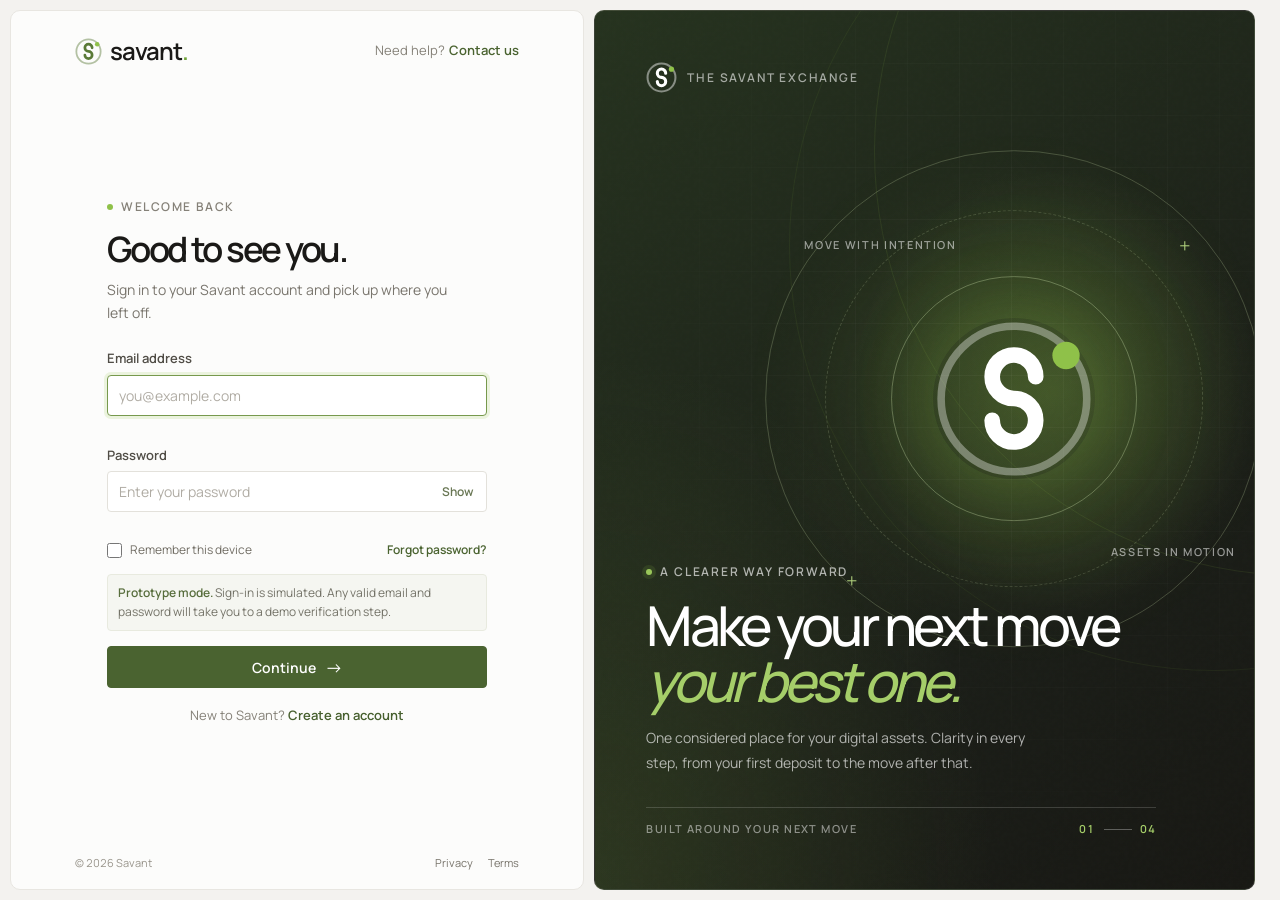
<file: auth.html>
<!doctype html>
<html lang="en">
  <head>
    <meta charset="UTF-8">
    <meta name="viewport" content="width=device-width, initial-scale=1">
    <meta name="theme-color" content="#f3f2ef">
    <link rel="icon" href="images/logo/favicon.svg" type="image/svg+xml">
    <link rel="icon" href="images/logo/favicon.ico" sizes="32x32">
    <link rel="apple-touch-icon" href="images/logo/png/apple-touch-icon-180.png">
    <meta name="description" content="Sign in or create your Savant account.">
    <title>Sign in — Savant</title>
    <link rel="stylesheet" href="styles.css">
    <link rel="stylesheet" href="auth.css">
    <script src="auth.js" defer></script>
  </head>
  <body class="auth-page">
    <a class="auth-skip-link" href="#auth-content">Skip to sign in</a>
    <div class="auth-shell">
      <main class="auth-main" id="auth-content" tabindex="-1">
        <header class="auth-header">
          <a class="auth-brand" href="index.html" aria-label="Savant home">
            <svg viewBox="0 0 32 32" aria-hidden="true">
            <circle cx="16" cy="16" r="14.4" fill="none" stroke="currentColor" stroke-width="2.1" opacity=".45"/>
            <path d="M20.3 11.6A4.3 4.3 0 1 0 16 15.9a4.3 4.3 0 1 1-4.3 4.3" fill="none" stroke="currentColor" stroke-width="3.2" stroke-linecap="round"/>
            <circle cx="26.3" cy="7.4" r="2.7" fill="#8fc149"/>
          </svg>
            <span>savant<span>.</span></span>
          </a>
          <a class="auth-help" href="mailto:hello@savantcrypto.com">Need help? <span>Contact us</span></a>
        </header>
        <div class="auth-stage" id="auth-stage" aria-live="polite"></div>
        <footer class="auth-main-footer">
          <span>© <span id="auth-year">2026</span> Savant</span>
          <div><a href="mailto:hello@savantcrypto.com?subject=Privacy%20enquiry">Privacy</a><a href="mailto:hello@savantcrypto.com?subject=Terms%20enquiry">Terms</a></div>
        </footer>
      </main>

      <aside class="auth-aside" aria-label="About Savant">
        <div class="auth-aside-grain"></div>
        <div class="auth-aside-orbit auth-orbit-one"></div>
        <div class="auth-aside-orbit auth-orbit-two"></div>
        <div class="auth-aside-topline"><span class="auth-aside-mark"><svg viewBox="0 0 32 32" aria-hidden="true"><circle cx="16" cy="16" r="14.4" fill="none" stroke="currentColor" stroke-width="2.1" opacity=".45"/><path d="M20.3 11.6A4.3 4.3 0 1 0 16 15.9a4.3 4.3 0 1 1-4.3 4.3" fill="none" stroke="currentColor" stroke-width="3.2" stroke-linecap="round"/><circle cx="26.3" cy="7.4" r="2.7" fill="#8fc149"/></svg></span><span>THE SAVANT EXCHANGE</span></div>
        <div class="auth-art" aria-hidden="true">
          <div class="auth-art-grid"></div>
          <div class="auth-art-ring auth-art-ring-one"></div>
          <div class="auth-art-ring auth-art-ring-two"></div>
          <div class="auth-art-ring auth-art-ring-three"></div>
          <div class="auth-art-core">
            <svg viewBox="0 0 32 32" aria-hidden="true">
              <circle cx="16" cy="16" r="14.4" fill="none" stroke="currentColor" stroke-width="1.5" opacity=".35"/>
              <path d="M20.3 11.6A4.3 4.3 0 1 0 16 15.9a4.3 4.3 0 1 1-4.3 4.3" fill="none" stroke="currentColor" stroke-width="3.1" stroke-linecap="round"/>
              <circle cx="26.3" cy="7.4" r="2.7" fill="#8fc149"/>
            </svg>
          </div>
          <span class="auth-art-caption auth-caption-one">MOVE WITH INTENTION</span>
          <span class="auth-art-caption auth-caption-two">ASSETS IN MOTION</span>
          <span class="auth-art-cross auth-cross-one">+</span>
          <span class="auth-art-cross auth-cross-two">+</span>
        </div>
        <div class="auth-aside-copy">
          <p class="auth-aside-kicker"><span></span> A CLEARER WAY FORWARD</p>
          <h2>Make your next move<br><em>your best one.</em></h2>
          <p>One considered place for your digital assets. Clarity in every step, from your first deposit to the move after that.</p>
          <div class="auth-aside-bottom">
            <span>BUILT AROUND YOUR NEXT MOVE</span>
            <span class="auth-aside-index">01 <i></i> 04</span>
          </div>
        </div>
      </aside>
    </div>
  </body>
</html>
</file>
<file: styles.css>
/* =============================================================================
   PURSE BACK OFFICE PORTAL: global stylesheet.

   This is the design system, ported from the `dashboard-ui` prototype. Load
   order below is the cascade contract; keep it:

     0. fonts       Manrope @font-face (self-hosted from public/manrope)
     1. tokens      design decisions as custom properties (themeable)
     2. base        reset, document defaults, typography + layout utilities
     3. components  reusable UI primitives (buttons, table, nav, badges…)
     4. overlay     things that float above the shell (modal, snackbar)
     5. shell       the application shell (sidebar + workspace panel)
     6. auth        the sign-in shell (form pane + brand pane)

   Icons come from @phosphor-icons/web, wired up in angular.json as two extra
   global stylesheets (regular for UI chrome, fill for emphasis marks).

   Screens must reach for the primitives here first; page-specific CSS belongs
   in the component's own stylesheet, not in this file.
   ============================================================================= */

/* =============================================================================
   0. FONTS: Manrope, self-hosted from ./manrope (woff2). Only 200–600 are
   shipped, so --weight-bold resolves to the SemiBold face; nothing in the
   system needs heavier. Paths are relative so the template works from the file
   system and from a server root alike.
   ============================================================================= */
@font-face {
  font-family: "Manrope";
  src: url("manrope/Manrope-ExtraLight.woff2") format("woff2");
  font-weight: 200;
  font-style: normal;
  font-display: swap;
}

@font-face {
  font-family: "Manrope";
  src: url("manrope/Manrope-Light.woff2") format("woff2");
  font-weight: 300;
  font-style: normal;
  font-display: swap;
}

@font-face {
  font-family: "Manrope";
  src: url("manrope/Manrope-Regular.woff2") format("woff2");
  font-weight: 400;
  font-style: normal;
  font-display: swap;
}

@font-face {
  font-family: "Manrope";
  src: url("manrope/Manrope-Medium.woff2") format("woff2");
  font-weight: 500;
  font-style: normal;
  font-display: swap;
}

@font-face {
  font-family: "Manrope";
  src: url("manrope/Manrope-SemiBold.woff2") format("woff2");
  font-weight: 600;
  font-style: normal;
  font-display: swap;
}

/* =============================================================================
   1. TOKENS: the single source of truth for the design system.
   Primitives (raw values) are never used directly by components; components
   consume the semantic aliases below so themes can be swapped wholesale.
   ============================================================================= */

:root {
  /* ---------------------------------------------------------------------------
     1. COLOR PRIMITIVES
     A warm neutral ramp (stone) + a brand orange + functional hues.
     --------------------------------------------------------------------------- */
  --white: #ffffff;
  --black: #000000;

  --neutral-25: #fcfcfb;
  --neutral-50: #f8f7f5;
  --neutral-100: #f3f2ef;
  --neutral-150: #ecebe7;
  --neutral-200: #e6e4df;
  --neutral-300: #d6d3cd;
  --neutral-400: #a8a49c;
  --neutral-500: #79756d;
  --neutral-600: #5c5850;
  --neutral-700: #43403a;
  --neutral-800: #2a2825;
  --neutral-900: #1a1917;
  --neutral-950: #0f0e0d;

  /* The company greens, taken from the logo: #8bc348 (lime) and #5a7a37 (olive).
     The rest of the ramp is stepped around those two so both read as the brand.
     brand-500 is the exact lime already declared in site.webmanifest, so the
     installed app's chrome and the UI accent are the same colour. */
  --brand-25: #f7faf1;
  --brand-50: #f0f6e4;
  --brand-100: #e0eeca;
  --brand-200: #c9e2a4;
  --brand-300: #aed57b;
  --brand-400: #9bcb5c;
  --brand-500: #8fc149;
  --brand-600: #71a53a;
  --brand-700: #5a7a37;
  --brand-800: #4a6330;
  --brand-900: #3d5228;

  --green-50: #ecfdf3;
  --green-100: #d3f8e0;
  --green-200: #a9eec4;
  --green-500: #17b26a;
  --green-600: #079455;
  --green-700: #067647;
  --green-800: #085d3a;
  --green-900: #054f31;

  --red-50: #fef3f2;
  --red-100: #fee4e2;
  --red-200: #fecdca;
  --red-500: #f04438;
  --red-600: #d92d20;
  --red-700: #b42318;
  --red-800: #912018;
  --red-900: #7a271a;

  --amber-50: #fffaeb;
  --amber-100: #fef0c7;
  --amber-200: #fedf89;
  --amber-400: #fdb022;
  --amber-500: #f79009;
  --amber-600: #dc6803;
  --amber-700: #b54708;

  --blue-50: #eff8ff;
  --blue-100: #d1e9ff;
  --blue-500: #2e90fa;
  --blue-600: #1570ef;
  --blue-700: #175cd3;

  --violet-50: #f4f3ff;
  --violet-500: #7a5af8;
  --violet-600: #6938ef;

  --pink-50: #fdf2fa;
  --pink-500: #ee46bc;
  --pink-600: #dd2590;

  --teal-500: #15b79e;

  /* ---------------------------------------------------------------------------
     2. SEMANTIC COLOR: what components actually reference.
     --------------------------------------------------------------------------- */

  /* Surfaces */
  --bg-app: var(--neutral-100); /* the desk the panels sit on */
  --bg-surface: var(--white); /* cards, panels, menus */
  --bg-surface-2: var(--neutral-50); /* table heads, inset wells */
  --bg-subtle: var(--neutral-100); /* hover on a light surface */
  --bg-muted: var(--neutral-150); /* pressed / active fill */
  --bg-inverse: var(--neutral-900); /* primary buttons, tooltips */
  --bg-overlay: rgb(26 25 23 / 0.45);
  --bg-accent-subtle: var(--brand-50);

  /* Status tints: the fill behind badges, banners, inline alerts. */
  --bg-success-subtle: var(--green-50);
  --bg-danger-subtle: var(--red-50);
  --bg-warning-subtle: var(--amber-50);
  --bg-info-subtle: var(--blue-50);

  /* Text */
  --text-primary: var(--neutral-900);
  --text-secondary: var(--neutral-600);
  --text-tertiary: var(--neutral-500);
  --text-placeholder: var(--neutral-400);
  --text-disabled: var(--neutral-400);
  --text-inverse: var(--white);
  --text-accent: var(--brand-800);
  --text-success: var(--green-700);
  --text-warning: var(--amber-700);
  --text-danger: var(--red-700);
  --text-link: var(--blue-700);

  /* Borders */
  --border-subtle: var(--neutral-150);
  --border-default: var(--neutral-200);
  --border-strong: var(--neutral-300);
  --border-inverse: var(--neutral-800);
  --border-accent: var(--brand-600);

  /* Accent / interaction */
  --accent: var(--brand-700);
  --accent-hover: var(--brand-800);
  --accent-contrast: var(--white);
  --focus-ring: rgb(90 122 55 / 0.28);
  --selection-bg: var(--brand-50);
  --selection-bar: var(--brand-600);
  --rating-star: var(--amber-400);

  /* ---------------------------------------------------------------------------
     3. TYPOGRAPHY
     --------------------------------------------------------------------------- */
  --font-sans: "Manrope", ui-sans-serif, system-ui, -apple-system, "Segoe UI",
  Roboto, "Helvetica Neue", Arial, sans-serif;
  --font-mono: ui-monospace, "SF Mono", SFMono-Regular, "JetBrains Mono",
  "Roboto Mono", Menlo, monospace;

  --text-2xs: 0.6875rem; /* 11px: micro labels, kbd */
  --text-xs: 0.75rem; /* 12px: section labels, badges */
  --text-sm: 0.8125rem; /* 13px: table body, nav, controls */
  --text-md: 0.875rem; /* 14px: default body */
  --text-lg: 1rem; /* 16px: card titles */
  --text-xl: 1.125rem; /* 18px */
  --text-2xl: 1.5rem; /* 24px: stat values */
  --text-3xl: 1.75rem; /* 28px: page title */
  --text-4xl: 2.25rem; /* 36px */

  --leading-tight: 1.2;
  --leading-snug: 1.35;
  --leading-normal: 1.5;
  --leading-relaxed: 1.65;

  --weight-regular: 400;
  --weight-medium: 500;
  --weight-semibold: 600;
  --weight-bold: 600; /* heaviest Manrope face we ship */

  --tracking-tight: -0.02em;
  --tracking-normal: 0;
  --tracking-wide: 0.04em;
  --tracking-caps: 0.07em;

  /* ---------------------------------------------------------------------------
     4. SPACE: 4px base scale
     --------------------------------------------------------------------------- */
  --space-0: 0;
  --space-1: 0.125rem; /* 2  */
  --space-2: 0.25rem; /* 4  */
  --space-3: 0.375rem; /* 6  */
  --space-4: 0.5rem; /* 8  */
  --space-5: 0.625rem; /* 10 */
  --space-6: 0.75rem; /* 12 */
  --space-7: 0.875rem; /* 14 */
  --space-8: 1rem; /* 16 */
  --space-10: 1.25rem; /* 20 */
  --space-12: 1.5rem; /* 24 */
  --space-14: 1.75rem; /* 28 */
  --space-16: 2rem; /* 32 */
  --space-20: 2.5rem; /* 40 */
  --space-24: 3rem; /* 48 */

  /* ---------------------------------------------------------------------------
     5. RADII
     --------------------------------------------------------------------------- */
  --radius-xs: 4px;
  --radius-sm: 6px;
  --radius-md: 8px;
  --radius-lg: 10px;
  --radius-xl: 12px;
  --radius-2xl: 14px;
  --radius-3xl: 18px;
  --radius-full: 9999px;

  /* ---------------------------------------------------------------------------
     6. ELEVATION: warm-tinted shadows read softer than pure black
     --------------------------------------------------------------------------- */
  --shadow-color: 24 22 20;
  --shadow-xs: 0 1px 2px 0 rgb(var(--shadow-color) / 0.05);
  --shadow-sm: 0 1px 2px 0 rgb(var(--shadow-color) / 0.06),
  0 1px 3px 0 rgb(var(--shadow-color) / 0.05);
  --shadow-md: 0 2px 4px -1px rgb(var(--shadow-color) / 0.06),
  0 4px 10px -2px rgb(var(--shadow-color) / 0.08);
  --shadow-lg: 0 4px 8px -2px rgb(var(--shadow-color) / 0.06),
  0 12px 24px -4px rgb(var(--shadow-color) / 0.10);
  --shadow-xl: 0 8px 16px -4px rgb(var(--shadow-color) / 0.08),
  0 24px 48px -12px rgb(var(--shadow-color) / 0.16);
  --shadow-inset-top: inset 0 1px 0 0 rgb(255 255 255 / 0.08);

  /* ---------------------------------------------------------------------------
     7. MOTION
     --------------------------------------------------------------------------- */
  --duration-fast: 100ms;
  --duration-base: 160ms;
  --duration-slow: 260ms;
  --ease-out: cubic-bezier(0.22, 1, 0.36, 1);
  --ease-in-out: cubic-bezier(0.65, 0, 0.35, 1);
  --transition-colors: color var(--duration-fast) var(--ease-out),
  background-color var(--duration-fast) var(--ease-out),
  border-color var(--duration-fast) var(--ease-out),
  box-shadow var(--duration-fast) var(--ease-out);

  /* ---------------------------------------------------------------------------
     8. LAYOUT & Z-INDEX
     --------------------------------------------------------------------------- */
  --sidebar-width: 216px;
  --sidebar-width-collapsed: 64px;
  --shell-gap: 10px;
  --control-height-sm: 28px;
  --control-height-md: 34px;
  --control-height-lg: 40px;
  --row-height: 46px;

  --z-base: 0;
  --z-sticky: 10;
  --z-dropdown: 100;
  --z-overlay: 200;
  --z-modal: 300;
  --z-toast: 400;
}

/* =============================================================================
   DARK THEME: only semantic aliases are re-pointed.
   Opt in with <html data-theme="dark">; "auto" follows the OS.
   ============================================================================= */
[data-theme="dark"] {
  --bg-app: var(--neutral-950);
  --bg-surface: #1a1917;
  --bg-surface-2: #222020;
  --bg-subtle: #262421;
  --bg-muted: #302d29;
  --bg-inverse: var(--neutral-50);
  --bg-overlay: rgb(0 0 0 / 0.6);
  --bg-accent-subtle: rgb(143 193 73 / 0.16);
  --text-accent: var(--brand-300);
  --accent: var(--brand-400);
  --accent-hover: var(--brand-300);
  --accent-contrast: var(--neutral-950);
  --focus-ring: rgb(155 203 92 / 0.32);
  --selection-bar: var(--brand-400);

  --bg-success-subtle: rgb(23 178 106 / 0.16);
  --bg-danger-subtle: rgb(240 68 56 / 0.16);
  --bg-warning-subtle: rgb(247 144 9 / 0.16);
  --bg-info-subtle: rgb(46 144 250 / 0.16);

  --text-primary: var(--neutral-50);
  --text-secondary: var(--neutral-400);
  --text-tertiary: #8a8579;
  --text-placeholder: var(--neutral-500);
  --text-disabled: var(--neutral-600);
  --text-inverse: var(--neutral-900);
  --text-success: #75e0a7;
  --text-warning: var(--amber-200);
  --text-danger: var(--red-200);

  --border-subtle: #2d2a26;
  --border-default: #38342f;
  --border-strong: #4a453e;

  --selection-bg: rgb(143 193 73 / 0.12);

  --shadow-color: 0 0 0;
  --shadow-xs: 0 1px 2px 0 rgb(0 0 0 / 0.4);
  --shadow-sm: 0 1px 3px 0 rgb(0 0 0 / 0.45);
  --shadow-md: 0 4px 12px -2px rgb(0 0 0 / 0.5);
  --shadow-lg: 0 12px 28px -6px rgb(0 0 0 / 0.55);
  --shadow-xl: 0 24px 56px -12px rgb(0 0 0 / 0.65);
}

@media (prefers-color-scheme: dark) {
  [data-theme="auto"] {
    color-scheme: dark;
    --bg-app: var(--neutral-950);
    --bg-surface: #1a1917;
    --bg-surface-2: #222020;
    --bg-subtle: #262421;
    --bg-muted: #302d29;
    --bg-inverse: var(--neutral-50);
    --bg-accent-subtle: rgb(143 193 73 / 0.16);
    --text-accent: var(--brand-300);
    --accent: var(--brand-400);
    --accent-hover: var(--brand-300);
    --accent-contrast: var(--neutral-950);
    --focus-ring: rgb(155 203 92 / 0.32);
    --selection-bar: var(--brand-400);
    --bg-success-subtle: rgb(23 178 106 / 0.16);
    --bg-danger-subtle: rgb(240 68 56 / 0.16);
    --bg-warning-subtle: rgb(247 144 9 / 0.16);
    --bg-info-subtle: rgb(46 144 250 / 0.16);
    --text-success: #75e0a7;
    --text-warning: var(--amber-200);
    --text-danger: var(--red-200);
    --text-primary: var(--neutral-50);
    --text-secondary: var(--neutral-400);
    --text-tertiary: #8a8579;
    --text-inverse: var(--neutral-900);
    --border-subtle: #2d2a26;
    --border-default: #38342f;
    --border-strong: #4a453e;
    --selection-bg: rgb(143 193 73 / 0.12);
  }
}

/* =============================================================================
   2. BASE: reset, document defaults, typography primitives, shared utilities.
   ============================================================================= */

*,
*::before,
*::after {
  box-sizing: border-box;
}

* {
  margin: 0;
}

html {
  -webkit-text-size-adjust: 100%;
  -moz-tab-size: 4;
  tab-size: 4;

  /* Reserve the scrollbar's width permanently. DialogHost locks body scrolling
     while a modal is open, and without a stable gutter the whole page jumps
     sideways by the scrollbar width as it opens and again as it closes. */
  scrollbar-gutter: stable;
}

body {
  min-height: 100vh;
  font-family: var(--font-sans);
  font-size: var(--text-md);
  line-height: var(--leading-normal);
  font-weight: var(--weight-regular);
  color: var(--text-primary);
  background-color: var(--bg-app);
  -webkit-font-smoothing: antialiased;
  -moz-osx-font-smoothing: grayscale;
  font-variant-numeric: tabular-nums;
  text-rendering: optimizeLegibility;
}

img, svg, video, canvas, picture {
  display: block;
  max-width: 100%;
}

input, button, textarea, select {
  font: inherit;
  color: inherit;
  letter-spacing: inherit;
}

button {
  background: none;
  border: none;
  padding: 0;
  cursor: pointer;
}

a {
  color: var(--text-link);
  text-decoration: none;
}

a:hover {
  text-decoration: underline;
}

ul, ol {
  list-style: none;
  padding: 0;
}

h1, h2, h3, h4, h5, h6 {
  font-weight: var(--weight-semibold);
  line-height: var(--leading-tight);
  letter-spacing: var(--tracking-tight);
}

h1 {
  font-size: var(--text-3xl);
}

h2 {
  font-size: var(--text-2xl);
}

h3 {
  font-size: var(--text-xl);
}

h4 {
  font-size: var(--text-lg);
}

h5 {
  font-size: var(--text-md);
}

h6 {
  font-size: var(--text-sm);
}

hr {
  border: 0;
  border-top: 1px solid var(--border-subtle);
}

::selection {
  background: var(--brand-100);
  color: var(--brand-900);
}

/* Focus: never remove the ring, just make it ours. ------------------------- */
:where(a, button, input, select, textarea, [tabindex]):focus-visible {
  outline: 2px solid var(--accent);
  outline-offset: 2px;
}

/* Scrollbars ---------------------------------------------------------------- */
.scroll-thin {
  scrollbar-width: thin;
  scrollbar-color: var(--border-strong) transparent;
}

.scroll-thin::-webkit-scrollbar {
  width: 8px;
  height: 8px;
}

.scroll-thin::-webkit-scrollbar-track {
  background: transparent;
}

.scroll-thin::-webkit-scrollbar-thumb {
  background: var(--border-strong);
  border-radius: var(--radius-full);
  border: 2px solid transparent;
  background-clip: content-box;
}

.scroll-thin::-webkit-scrollbar-thumb:hover {
  background-color: var(--text-placeholder);
  background-clip: content-box;
}

/* -----------------------------------------------------------------------------
   TYPOGRAPHY HELPERS
   -------------------------------------------------------------------------- */
.text-2xs {
  font-size: var(--text-2xs);
}

.text-xs {
  font-size: var(--text-xs);
}

.text-sm {
  font-size: var(--text-sm);
}

.text-md {
  font-size: var(--text-md);
}

.text-lg {
  font-size: var(--text-lg);
}

.font-medium {
  font-weight: var(--weight-medium);
}

.font-semibold {
  font-weight: var(--weight-semibold);
}

.font-bold {
  font-weight: var(--weight-bold);
}

.text-secondary {
  color: var(--text-secondary);
}

.text-tertiary {
  color: var(--text-tertiary);
}

.text-success {
  color: var(--text-success);
}

.text-danger {
  color: var(--text-danger);
}

.text-warning {
  color: var(--text-warning);
}

.text-accent {
  color: var(--text-accent);
}

.numeric {
  font-variant-numeric: tabular-nums;
}

.truncate {
  overflow: hidden;
  text-overflow: ellipsis;
  white-space: nowrap;
}

/* Small uppercase group label used above nav sections, form groups, etc. */
.eyebrow {
  font-size: var(--text-2xs);
  font-weight: var(--weight-semibold);
  letter-spacing: var(--tracking-caps);
  text-transform: uppercase;
  color: var(--text-tertiary);
}

/* -----------------------------------------------------------------------------
   LAYOUT HELPERS
   -------------------------------------------------------------------------- */
.stack {
  display: flex;
  flex-direction: column;
}

.row {
  display: flex;
  align-items: center;
}

.row--between {
  justify-content: space-between;
}

.row--wrap {
  flex-wrap: wrap;
}

.gap-2 {
  gap: var(--space-2);
}

.gap-3 {
  gap: var(--space-3);
}

.gap-4 {
  gap: var(--space-4);
}

.gap-6 {
  gap: var(--space-6);
}

.gap-8 {
  gap: var(--space-8);
}

.grow {
  flex: 1 1 auto;
  min-width: 0;
}

.spacer {
  flex: 1 1 auto;
}

/* Vertical hairline used between control clusters in toolbars. */
.divider-y {
  align-self: stretch;
  width: 1px;
  background: var(--border-default);
  margin-inline: var(--space-2);
}

.divider-x {
  height: 1px;
  background: var(--border-subtle);
  margin-block: var(--space-4);
}

/* -----------------------------------------------------------------------------
   ACCESSIBILITY
   -------------------------------------------------------------------------- */
.visually-hidden {
  position: absolute;
  width: 1px;
  height: 1px;
  padding: 0;
  margin: -1px;
  overflow: hidden;
  clip: rect(0 0 0 0);
  clip-path: inset(50%);
  white-space: nowrap;
  border: 0;
}

@media (prefers-reduced-motion: reduce) {
  *, *::before, *::after {
    animation-duration: 0.01ms !important;
    animation-iteration-count: 1 !important;
    transition-duration: 0.01ms !important;
    scroll-behavior: auto !important;
  }
}

/* Phosphor icons inherit type size unless told otherwise. ------------------- */
[class^="ph-"], [class*=" ph-"] {
  display: inline-flex;
  flex: none;
  line-height: 1;
}

.icon-sm {
  font-size: 14px;
}

.icon-md {
  font-size: 16px;
}

.icon-lg {
  font-size: 18px;
}

.icon-xl {
  font-size: 20px;
}

/* =============================================================================
   3. COMPONENTS: reusable, app-agnostic building blocks.
   Every component is driven by local custom properties (--btn-bg, --pill-fg, …)
   so variants are declared by re-pointing a token, not by re-declaring rules.
   ============================================================================= */

/* =============================================================================
   BUTTON
   Base: .btn  ·  Variants: --primary --secondary --ghost --subtle --danger
   Sizes: --sm (default md) --lg  ·  Modifiers: --icon --block --pill
   ============================================================================= */
.btn {
  --btn-height: var(--control-height-md);
  --btn-padding-x: var(--space-6);
  --btn-gap: var(--space-4);
  --btn-font-size: var(--text-sm);
  --btn-radius: var(--radius-lg);
  --btn-bg: var(--bg-surface);
  --btn-fg: var(--text-primary);
  --btn-border: var(--border-default);
  --btn-shadow: var(--shadow-xs);

  position: relative;
  display: inline-flex;
  align-items: center;
  justify-content: center;
  gap: var(--btn-gap);
  height: var(--btn-height);
  padding-inline: var(--btn-padding-x);
  border: 1px solid var(--btn-border);
  border-radius: var(--btn-radius);
  background-color: var(--btn-bg);
  color: var(--btn-fg);
  font-size: var(--btn-font-size);
  font-weight: var(--weight-medium);
  line-height: 1;
  white-space: nowrap;
  user-select: none;
  cursor: pointer;
  box-shadow: var(--btn-shadow);
  transition: var(--transition-colors), transform var(--duration-fast) var(--ease-out);
}

.btn:hover {
  --btn-bg: var(--bg-subtle);
}

/* An anchor styled as a button must not pick up the global link underline. */
a.btn:hover, a.btn:focus {
  text-decoration: none;
}

.btn:active {
  transform: translateY(0.5px);
  --btn-bg: var(--bg-muted);
}

.btn:disabled,
.btn[aria-disabled="true"] {
  cursor: not-allowed;
  opacity: 0.5;
  transform: none;
  pointer-events: none;
}

.btn .ph, .btn [class*="ph-"] {
  font-size: 16px;
}

/* — Variants — */
.btn--primary {
  --btn-bg: var(--bg-inverse);
  --btn-fg: var(--text-inverse);
  --btn-border: var(--bg-inverse);
  --btn-shadow: var(--shadow-sm), var(--shadow-inset-top);
}

.btn--primary:hover {
  --btn-bg: var(--neutral-800);
  --btn-border: var(--neutral-800);
}

.btn--primary:active {
  --btn-bg: var(--neutral-950);
}

.btn--accent {
  --btn-bg: var(--accent);
  --btn-fg: var(--accent-contrast);
  --btn-border: var(--accent);
  --btn-shadow: var(--shadow-sm), var(--shadow-inset-top);
}

.btn--accent:hover {
  --btn-bg: var(--accent-hover);
  --btn-border: var(--accent-hover);
}

.btn--secondary { /* the default look, declared for intent/readability */
  --btn-bg: var(--bg-surface);
  --btn-fg: var(--text-primary);
  --btn-border: var(--border-default);
}

.btn--ghost {
  --btn-bg: transparent;
  --btn-border: transparent;
  --btn-fg: var(--text-secondary);
  --btn-shadow: none;
}

.btn--ghost:hover {
  --btn-bg: var(--bg-subtle);
  --btn-fg: var(--text-primary);
}

.btn--subtle {
  --btn-bg: var(--bg-subtle);
  --btn-border: transparent;
  --btn-shadow: none;
}

.btn--subtle:hover {
  --btn-bg: var(--bg-muted);
}

.btn--danger {
  --btn-bg: var(--red-600);
  --btn-fg: var(--white);
  --btn-border: var(--red-600);
}

.btn--danger:hover {
  --btn-bg: var(--red-700);
  --btn-border: var(--red-700);
}

.btn--danger-ghost {
  --btn-fg: var(--text-danger);
}

.btn--danger-ghost:hover {
  --btn-bg: var(--bg-danger-subtle);
}

/* — Sizes — */
.btn--sm {
  --btn-height: var(--control-height-sm);
  --btn-padding-x: var(--space-4);
  --btn-gap: var(--space-3);
  --btn-font-size: var(--text-xs);
  --btn-radius: var(--radius-md);
}

.btn--lg {
  --btn-height: var(--control-height-lg);
  --btn-padding-x: var(--space-8);
  --btn-font-size: var(--text-md);
  --btn-radius: var(--radius-xl);
}

/* — Shape modifiers — */
.btn--icon {
  --btn-padding-x: 0;
  width: var(--btn-height);
}

.btn--pill {
  --btn-radius: var(--radius-full);
}

.btn--block {
  display: flex;
  width: 100%;
}

/* Trailing caret sits slightly tighter and dimmer than a leading icon. */
.btn__caret {
  margin-left: calc(var(--space-2) * -1);
  color: var(--text-tertiary);
  font-size: 14px !important;
}

/* Segmented cluster: buttons fused into one control. ------------------------ */
.btn-group {
  display: inline-flex;
}

.btn-group > .btn {
  --btn-radius: 0;
  margin-left: -1px;
  box-shadow: none;
}

.btn-group > .btn:first-child {
  border-start-start-radius: var(--radius-lg);
  border-end-start-radius: var(--radius-lg);
  margin-left: 0;
}

.btn-group > .btn:last-child {
  border-start-end-radius: var(--radius-lg);
  border-end-end-radius: var(--radius-lg);
}

.btn-group > .btn:hover, .btn-group > .btn[aria-pressed="true"] {
  z-index: 1;
}

/* Used as a segmented control: the pressed segment has to read as selected. */
.btn-group > .btn[aria-pressed="true"] {
  --btn-bg: var(--bg-muted);
  --btn-fg: var(--text-primary);
  --btn-border: var(--border-strong);
  font-weight: var(--weight-semibold);
}

/* =============================================================================
   BADGE / PILL: status, counts, deltas
   ============================================================================= */
.badge {
  --badge-bg: var(--bg-subtle);
  --badge-fg: var(--text-secondary);
  --badge-border: transparent;

  display: inline-flex;
  align-items: center;
  gap: var(--space-2);
  padding: 3px var(--space-5);
  border: 1px solid var(--badge-border);
  border-radius: var(--radius-sm);
  background: var(--badge-bg);
  color: var(--badge-fg);
  font-size: var(--text-xs);
  font-weight: var(--weight-medium);
  line-height: 1.4;
  white-space: nowrap;
}

.badge .ph, .badge [class*="ph-"] {
  font-size: 12px;
}

.badge--success {
  --badge-bg: var(--bg-success-subtle);
  --badge-fg: var(--text-success);
}

.badge--danger {
  --badge-bg: var(--bg-danger-subtle);
  --badge-fg: var(--text-danger);
}

.badge--warning {
  --badge-bg: var(--bg-warning-subtle);
  --badge-fg: var(--text-warning);
}

.badge--info {
  --badge-bg: var(--bg-info-subtle);
  --badge-fg: var(--text-link);
}

.badge--accent {
  --badge-bg: var(--bg-accent-subtle);
  --badge-fg: var(--text-accent);
}

.badge--neutral {
  --badge-bg: var(--bg-subtle);
  --badge-fg: var(--text-secondary);
}

.badge--outline {
  --badge-bg: transparent;
  --badge-border: var(--border-default);
}

.badge--pill {
  border-radius: var(--radius-full);
  padding-inline: var(--space-5);
}

/* Count chip trailing a nav item or tab. */
.count {
  display: inline-flex;
  align-items: center;
  justify-content: center;
  min-width: 18px;
  height: 18px;
  padding-inline: var(--space-3);
  border-radius: var(--radius-sm);
  background: transparent;
  color: var(--text-tertiary);
  font-size: var(--text-xs);
  font-weight: var(--weight-medium);
}

.count--solid {
  background: var(--bg-muted);
  color: var(--text-secondary);
}

.count--accent {
  background: var(--accent);
  color: var(--accent-contrast);
}

/* Small colour dot used to tag workspaces, pipelines, tags. */
.dot {
  width: 7px;
  height: 7px;
  flex: none;
  border-radius: var(--radius-full);
  background: var(--dot-color, var(--text-tertiary));
}

.dot--blue {
  --dot-color: var(--blue-600);
}

.dot--pink {
  --dot-color: var(--pink-600);
}

.dot--green {
  --dot-color: var(--green-500);
}

.dot--amber {
  --dot-color: var(--amber-500);
}

.dot--violet {
  --dot-color: var(--violet-500);
}

/* =============================================================================
   FORM CONTROLS
   ============================================================================= */
.field {
  display: flex;
  flex-direction: column;
  gap: var(--space-3);
}

.field__label {
  font-size: var(--text-sm);
  font-weight: var(--weight-medium);
  color: var(--text-secondary);
}

.field__hint {
  font-size: var(--text-xs);
  color: var(--text-tertiary);
}

.field__error {
  font-size: var(--text-xs);
  color: var(--text-danger);
}

.input {
  --input-height: var(--control-height-md);
  display: flex;
  align-items: center;
  width: 100%;
  height: var(--input-height);
  padding-inline: var(--space-6);
  border: 1px solid var(--border-default);
  border-radius: var(--radius-lg);
  background: var(--bg-surface);
  color: var(--text-primary);
  font-size: var(--text-sm);
  box-shadow: var(--shadow-xs);
  transition: var(--transition-colors);
}

.input::placeholder {
  color: var(--text-placeholder);
}

.input:hover {
  border-color: var(--border-strong);
}

.input:focus {
  outline: none;
  border-color: var(--accent);
  box-shadow: 0 0 0 3px var(--focus-ring);
}

.input:disabled {
  background: var(--bg-subtle);
  color: var(--text-disabled);
  cursor: not-allowed;
}

.input--sm {
  --input-height: var(--control-height-sm);
  font-size: var(--text-xs);
  border-radius: var(--radius-md);
}

.input--lg {
  --input-height: var(--control-height-lg);
  font-size: var(--text-md);
}

.input--invalid {
  border-color: var(--red-500);
}

.input--invalid:focus {
  box-shadow: 0 0 0 3px rgb(240 68 56 / 0.2);
}

/* Wrapper that lets icons / kbd hints sit inside the input frame. */
.input-group {
  position: relative;
  display: flex;
  align-items: center;
  width: 100%;
}

.input-group .input {
  padding-left: var(--space-16);
}

.input-group__icon {
  position: absolute;
  left: var(--space-6);
  display: flex;
  color: var(--text-placeholder);
  font-size: 16px;
  pointer-events: none;
}

/* Money and rate fields: the browser's spinner arrows sit exactly where an
   affix ("%", a currency code) goes, and click-stepping through an amount is
   never what an admin wants. Arrow keys still step the value. */
input.input[type="number"]::-webkit-outer-spin-button,
input.input[type="number"]::-webkit-inner-spin-button {
  -webkit-appearance: none;
  margin: 0;
}

input.input[type="number"] {
  appearance: textfield;
}

.input-group__affix {
  position: absolute;
  right: var(--space-4);
  display: flex;
  align-items: center;
  gap: var(--space-2);
  pointer-events: none;
}

/* Native select restyled to match .btn / .input. */
.select {
  appearance: none;
  height: var(--control-height-sm);
  padding: 0 var(--space-8) 0 var(--space-5);
  border: 1px solid var(--border-default);
  border-radius: var(--radius-md);
  background-color: var(--bg-surface);
  background-image: url("data:image/svg+xml,%3Csvg xmlns='http://www.w3.org/2000/svg' viewBox='0 0 16 16' fill='none' stroke='%2379756d' stroke-width='1.6' stroke-linecap='round' stroke-linejoin='round'%3E%3Cpath d='M4 6.5 8 10.5 12 6.5'/%3E%3C/svg%3E");
  background-repeat: no-repeat;
  background-position: right var(--space-3) center;
  background-size: 14px;
  font-size: var(--text-sm);
  font-weight: var(--weight-medium);
  cursor: pointer;
  box-shadow: var(--shadow-xs);
  transition: var(--transition-colors);
}

.select:hover {
  border-color: var(--border-strong);
}

.select:focus {
  outline: none;
  border-color: var(--accent);
  box-shadow: 0 0 0 3px var(--focus-ring);
}

/* Keyboard hint. */
.kbd {
  display: inline-flex;
  align-items: center;
  gap: 1px;
  min-width: 18px;
  height: 18px;
  padding-inline: var(--space-3);
  justify-content: center;
  border: 1px solid var(--border-subtle);
  border-radius: var(--radius-xs);
  background: var(--bg-surface-2);
  color: var(--text-tertiary);
  font-size: var(--text-2xs);
  font-weight: var(--weight-medium);
  font-family: var(--font-sans);
}

/* — Checkbox ---------------------------------------------------------------- */
.checkbox {
  appearance: none;
  flex: none;
  width: 16px;
  height: 16px;
  margin: 0;
  border: 1.5px solid var(--border-strong);
  border-radius: var(--radius-xs);
  background: var(--bg-surface);
  cursor: pointer;
  display: inline-grid;
  place-content: center;
  transition: var(--transition-colors);
}

.checkbox:hover {
  border-color: var(--text-tertiary);
}

.checkbox:checked,
.checkbox:indeterminate {
  background-color: var(--accent);
  border-color: var(--accent);
}

.checkbox:checked::after,
.checkbox:indeterminate::after {
  content: "";
  width: 10px;
  height: 10px;
  background: var(--accent-contrast);
}

.checkbox:checked::after {
  clip-path: polygon(14% 47%, 0 60%, 39% 100%, 100% 22%, 86% 10%, 37% 72%);
}

.checkbox:indeterminate::after {
  height: 2px;
  border-radius: 1px;
}

.checkbox:focus-visible {
  outline: 2px solid var(--accent);
  outline-offset: 2px;
}

/* — Radio ------------------------------------------------------------------- */
.radio {
  appearance: none;
  flex: none;
  width: 16px;
  height: 16px;
  margin: 0;
  border: 1.5px solid var(--border-strong);
  border-radius: var(--radius-full);
  background: var(--bg-surface);
  cursor: pointer;
  display: inline-grid;
  place-content: center;
  transition: var(--transition-colors);
}

.radio:checked {
  border-color: var(--accent);
  border-width: 5px;
}

/* — Switch ------------------------------------------------------------------ */
.switch {
  --switch-w: 34px;
  --switch-h: 20px;
  position: relative;
  display: inline-flex;
  flex: none;
  width: var(--switch-w);
  height: var(--switch-h);
}

.switch__input {
  appearance: none;
  position: absolute;
  inset: 0;
  margin: 0;
  width: 100%;
  height: 100%;
  border-radius: var(--radius-full);
  background: var(--border-strong);
  cursor: pointer;
  transition: background-color var(--duration-base) var(--ease-out);
}

.switch__input::after {
  content: "";
  position: absolute;
  top: 2px;
  left: 2px;
  width: calc(var(--switch-h) - 4px);
  height: calc(var(--switch-h) - 4px);
  border-radius: var(--radius-full);
  background: var(--white);
  box-shadow: var(--shadow-sm);
  transition: transform var(--duration-base) var(--ease-out);
}

.switch__input:checked {
  background: var(--accent);
}

.switch__input:checked::after {
  transform: translateX(calc(var(--switch-w) - var(--switch-h)));
}

.switch__input:focus-visible {
  outline: 2px solid var(--accent);
  outline-offset: 2px;
}

.switch--sm {
  --switch-w: 28px;
  --switch-h: 16px;
}

.switch--lg {
  --switch-w: 44px;
  --switch-h: 24px;
}

/* Label + switch pairing. */
.switch-field {
  display: inline-flex;
  align-items: center;
  gap: var(--space-4);
  font-size: var(--text-sm);
  font-weight: var(--weight-medium);
  cursor: pointer;
}

/* =============================================================================
   AVATAR
   ============================================================================= */
.avatar {
  --avatar-size: 30px;
  position: relative;
  display: inline-flex;
  flex: none;
  align-items: center;
  justify-content: center;
  width: var(--avatar-size);
  height: var(--avatar-size);
  border-radius: var(--radius-full);
  background: var(--bg-muted);
  color: var(--text-secondary);
  font-size: calc(var(--avatar-size) * 0.38);
  font-weight: var(--weight-semibold);
  overflow: hidden;
  user-select: none;
}

.avatar img {
  width: 100%;
  height: 100%;
  object-fit: cover;
}

.avatar--xs {
  --avatar-size: 20px;
}

.avatar--sm {
  --avatar-size: 24px;
}

.avatar--lg {
  --avatar-size: 40px;
}

.avatar--xl {
  --avatar-size: 56px;
}

.avatar--square {
  border-radius: var(--radius-lg);
}

.avatar-group {
  display: inline-flex;
  align-items: center;
  padding-left: 4px;
}

.avatar-group > * {
  margin-left: -8px;
  box-shadow: 0 0 0 2px var(--bg-surface);
}

.avatar-group > .avatar--more {
  background: var(--neutral-700);
  color: var(--white);
  font-size: var(--text-2xs);
  z-index: 1;
}

/* =============================================================================
   CARD / PANEL
   ============================================================================= */
.card {
  --card-padding: var(--space-12);
  background: var(--bg-surface);
  border: 1px solid var(--border-subtle);
  border-radius: var(--radius-2xl);
  box-shadow: var(--shadow-xs);
}

.card--flush {
  --card-padding: 0;
}

.card--raised {
  box-shadow: var(--shadow-md);
}

.card--interactive {
  cursor: pointer;
  transition: var(--transition-colors);
}

.card--interactive:hover {
  border-color: var(--border-strong);
  box-shadow: var(--shadow-sm);
}

.card__header {
  display: flex;
  align-items: center;
  justify-content: space-between;
  gap: var(--space-6);
  padding: var(--card-padding);
  border-bottom: 1px solid var(--border-subtle);
}

.card__title {
  font-size: var(--text-md);
  font-weight: var(--weight-semibold);
}

.card__subtitle {
  margin-top: var(--space-2);
  font-size: var(--text-xs);
  color: var(--text-tertiary);
}

.card__body {
  padding: var(--card-padding);
}

.card__footer {
  padding: var(--card-padding);
  border-top: 1px solid var(--border-subtle);
}

/* =============================================================================
   STAT: metric tile, used standalone or fused into a .stat-grid
   ============================================================================= */
.stat-grid {
  display: grid;
  grid-template-columns: repeat(var(--stat-columns, 4), minmax(0, 1fr));
  border: 1px solid var(--border-subtle);
  border-radius: var(--radius-2xl);
  background: var(--bg-surface);
  overflow: hidden;
}

.stat-grid > .stat + .stat {
  border-left: 1px solid var(--border-subtle);
}

/* Column count as a class, never an inline style: the responsive rules below
   collapse .stat-grid on narrow screens, and an inline custom property would
   outrank them and leave the tiles overlapping. */
.stat-grid--2 {
  --stat-columns: 2;
}

.stat-grid--3 {
  --stat-columns: 3;
}

.stat {
  padding: var(--space-10) var(--space-12);
}

.stat__label {
  display: flex;
  align-items: center;
  gap: var(--space-3);
  font-size: var(--text-sm);
  color: var(--text-secondary);
}

.stat__label .ph, .stat__label [class*="ph-"] {
  font-size: 14px;
  color: var(--text-placeholder);
}

.stat__value {
  margin-top: var(--space-4);
  font-size: var(--text-2xl);
  font-weight: var(--weight-semibold);
  letter-spacing: var(--tracking-tight);
  line-height: var(--leading-tight);
  /* body sets tabular-nums for table columns; at display sizes those fixed-width
     digits read loose, so standalone figures use the proportional defaults. */
  font-variant-numeric: normal;
}

/* The single number a view leads with. One per screen. */
.hero-figure {
  font-size: var(--text-4xl);
  font-weight: var(--weight-semibold);
  letter-spacing: var(--tracking-tight);
  line-height: var(--leading-tight);
  font-variant-numeric: normal;
}

.hero-figure__unit {
  margin-right: var(--space-4);
  font-size: var(--text-xl);
  color: var(--text-secondary);
}

.stat__meta {
  display: flex;
  align-items: center;
  gap: var(--space-4);
  margin-top: var(--space-6);
  font-size: var(--text-xs);
  color: var(--text-tertiary);
}

/* =============================================================================
   TABLE
   Structure: .table-wrap > table.table
   Modifiers: .table--gridlines (vertical rules) · .table--compact · .table--zebra
   Row states: .is-selected · .is-disabled  ·  Cells: .cell--numeric .cell--actions
   ============================================================================= */
.table-wrap {
  position: relative;
  width: 100%;
  overflow-x: auto;
}

.table {
  --cell-padding-x: var(--space-8);
  --cell-padding-y: var(--space-6);
  width: 100%;
  border-collapse: separate;
  border-spacing: 0;
  font-size: var(--text-sm);
  text-align: left;
}

.table thead th {
  padding: var(--space-6) var(--cell-padding-x);
  background: var(--bg-surface-2);
  border-top: 1px solid var(--border-subtle);
  border-bottom: 1px solid var(--border-subtle);
  font-size: var(--text-sm);
  font-weight: var(--weight-medium);
  color: var(--text-secondary);
  white-space: nowrap;
}

.table tbody td {
  height: var(--row-height);
  padding: var(--cell-padding-y) var(--cell-padding-x);
  border-bottom: 1px solid var(--border-subtle);
  color: var(--text-primary);
  vertical-align: middle;
}

.table tbody tr {
  transition: background-color var(--duration-fast) var(--ease-out);
}

.table tbody tr:hover > td {
  background-color: var(--bg-surface-2);
}

/* Sticky header: opt in when the table scrolls inside a fixed-height wrapper. */
.table--sticky-head thead th {
  position: sticky;
  top: 0;
  z-index: var(--z-sticky);
}

/* Vertical rules between columns (table--gridlines) */
.table--gridlines :is(th, td) + :is(th, td) {
  border-left: 1px solid var(--border-subtle);
}

.table--compact {
  --cell-padding-y: var(--space-4);
  --row-height: 38px;
}

.table--zebra tbody tr:nth-child(even) > td {
  background-color: var(--bg-surface-2);
}

/* Selection: accent tint plus a full-bleed bar on the leading edge. */
.table tbody tr.is-selected > td {
  background-color: var(--selection-bg);
}

.table tbody tr.is-selected:hover > td {
  background-color: var(--brand-100);
}

.table tbody tr.is-selected > td:first-child {
  position: relative;
}

.table tbody tr.is-selected > td:first-child::before {
  content: "";
  position: absolute;
  inset-block: 0;
  left: 0;
  width: 3px;
  background: var(--selection-bar);
}

/* Cell helpers */
.cell--numeric {
  text-align: right;
  font-variant-numeric: tabular-nums;
}

.cell--checkbox {
  width: 1px;
  padding-right: 0;
}

.cell--actions {
  width: 1px;
  white-space: nowrap;
}

.cell--tight {
  width: 1px;
  white-space: nowrap;
}

/* Sortable header affordance */
.table th.is-sortable {
  cursor: pointer;
  user-select: none;
}

.table th.is-sortable:hover {
  color: var(--text-primary);
}

.table th .sort-icon {
  margin-left: var(--space-2);
  opacity: 0;
  font-size: 12px;
}

.table th.is-sortable:hover .sort-icon,
.table th[aria-sort]:not([aria-sort="none"]) .sort-icon {
  opacity: 1;
}

/* Star rating cell */
.rating {
  display: inline-flex;
  align-items: center;
  gap: var(--space-3);
  font-weight: var(--weight-medium);
}

.rating .ph-star, .rating .ph-star-fill {
  color: var(--rating-star);
  font-size: 14px;
}

/* Trailing "add column" affordances */
.table__add-col {
  width: 44px;
  text-align: center;
}

.table__add-row {
  display: flex;
  width: 100%;
  align-items: center;
  gap: var(--space-4);
  padding: var(--space-6) var(--space-8);
  color: var(--text-tertiary);
  font-size: var(--text-sm);
  cursor: pointer;
  transition: var(--transition-colors);
}

.table__add-row:hover {
  color: var(--text-primary);
  background: var(--bg-surface-2);
}

/* =============================================================================
   DATA TABLE: the bordered sheet an admin list table sits on. Wrap a
   .table-wrap/.table in it; add --sticky-actions when the last column holds row
   actions that must stay reachable while the table scrolls sideways.
   ============================================================================= */
.data-table {
  border: 1px solid var(--border-subtle);
  border-radius: var(--radius-2xl);
  overflow: hidden;
  margin-bottom: var(--space-10);
}

.data-table .table thead th {
  border-top: 0;
}

.data-table .table tbody tr:last-child > td {
  border-bottom: 0;
}

.data-table--sticky-actions .table :is(th, td):last-child {
  position: sticky;
  right: 0;
  /* The cell needs an opaque fill of its own, or rows show through it. */
  background: var(--bg-surface);
  box-shadow: -1px 0 0 0 var(--border-subtle);
}

.data-table--sticky-actions .table thead th:last-child {
  z-index: calc(var(--z-sticky) + 1);
}

.data-table--sticky-actions .table thead th:last-child,
.data-table--sticky-actions .table tbody tr:hover > td:last-child {
  background: var(--bg-surface-2);
}

/* Every sticky cell is its own stacking context, so a row's open action menu is
   painted under the sticky cells of the rows *below* it; the panel is visible
   but unclickable. Raising the cell that holds an open panel lifts the whole
   context above its later siblings. */
.data-table--sticky-actions .table tbody td:last-child:has(.action-menu__panel) {
  z-index: var(--z-dropdown);
}

/* Footer control that pairs a label with a small select ("Rows per page"). */
.table-footer-label {
  display: flex;
  align-items: center;
  gap: var(--space-5);
  font-size: var(--text-sm);
  color: var(--text-secondary);
}

/* =============================================================================
   REPORTS: filter bar, per-currency totals, section heads, share bars
   Structure: form.report__filters > .field  ·  .report__section > head + body
   ============================================================================= */
.report__filters {
  display: flex;
  flex-wrap: wrap;
  align-items: flex-end;
  gap: var(--space-8);
  padding: var(--space-10) var(--space-12);
  margin-bottom: var(--space-10);
  border: 1px solid var(--border-subtle);
  border-radius: var(--radius-2xl);
  background: var(--bg-surface);
}

.report__filters .field {
  min-width: 168px;
}

.report__filters .field--grow {
  flex: 1 1 168px;
}

.report__filters .report__filters-actions {
  display: flex;
  gap: var(--space-5);
  margin-left: auto;
}

.report__section {
  margin-bottom: var(--space-12);
}

.report__section-head {
  display: flex;
  align-items: baseline;
  justify-content: space-between;
  gap: var(--space-8);
  margin-bottom: var(--space-8);
}

.report__section-title {
  font-size: var(--text-md);
  font-weight: var(--weight-semibold);
  letter-spacing: var(--tracking-tight);
}

.report__meta {
  font-size: var(--text-sm);
  color: var(--text-tertiary);
}

/* Totals are always per currency; summing across currencies would be a
   meaningless number, so each currency gets its own tile set. */
.report__totals {
  margin-bottom: var(--space-10);
}

.report__totals + .report__totals {
  margin-top: calc(var(--space-10) * -1 + var(--space-8));
}

/* Share-of-total bar, drawn inside a table cell beneath its value. One hue,
   recessive track; the number above it carries the reading. */
.report__bar {
  display: block;
  width: 100%;
  max-width: 120px;
  height: 4px;
  margin-top: var(--space-3);
  margin-left: auto;
  border-radius: var(--radius-full);
  background: var(--bg-surface-2);
  overflow: hidden;
}

.report__bar-fill {
  display: block;
  height: 100%;
  min-width: 2px;
  border-radius: var(--radius-full);
  background: var(--accent);
}

/* Total row under a report table. */
.report__table .table tfoot td {
  border-top: 1px solid var(--border-default);
  font-weight: var(--weight-semibold);
  background: var(--bg-surface-2);
}

.report__note {
  margin-bottom: var(--space-6);
  font-size: var(--text-xs);
  color: var(--text-tertiary);
}

.report__empty {
  padding-block: var(--space-14);
}

@media (max-width: 860px) {
  .report__filters .report__filters-actions {
    margin-left: 0;
    width: 100%;
  }

  .report__filters .field {
    min-width: 140px;
    flex: 1 1 140px;
  }
}

/* =============================================================================
   SELECTION BAR: floating bulk-action toolbar for tables/lists
   ============================================================================= */
.selection-bar {
  display: inline-flex;
  align-items: center;
  gap: var(--space-2);
  padding: var(--space-4) var(--space-5);
  border: 1px solid var(--border-subtle);
  border-radius: var(--radius-xl);
  background: var(--bg-surface);
  box-shadow: var(--shadow-xl);
}

.selection-bar__count {
  display: inline-flex;
  align-items: center;
  gap: var(--space-3);
  padding-inline: var(--space-5) var(--space-6);
  font-size: var(--text-sm);
  font-weight: var(--weight-medium);
  border-right: 1px solid var(--border-subtle);
  margin-right: var(--space-2);
  align-self: stretch;
}

/* Anchored variant: centred over the bottom of its positioned ancestor. */
.selection-bar--floating {
  position: absolute;
  left: 50%;
  bottom: var(--space-8);
  transform: translateX(-50%);
  z-index: var(--z-dropdown);
}

/* =============================================================================
   PAGINATION
   ============================================================================= */
.pagination {
  display: inline-flex;
  align-items: center;
  gap: var(--space-2);
}

.pagination__item {
  display: inline-flex;
  align-items: center;
  justify-content: center;
  min-width: var(--control-height-sm);
  height: var(--control-height-sm);
  padding-inline: var(--space-3);
  border: 1px solid transparent;
  border-radius: var(--radius-md);
  background: transparent;
  color: var(--text-secondary);
  font-size: var(--text-sm);
  font-weight: var(--weight-medium);
  cursor: pointer;
  transition: var(--transition-colors);
}

.pagination__item:hover {
  background: var(--bg-subtle);
  color: var(--text-primary);
}

.pagination__item[aria-current="page"],
.pagination__item.is-active {
  background: var(--accent);
  border-color: var(--accent);
  color: var(--accent-contrast);
}

.pagination__item:disabled {
  opacity: 0.4;
  cursor: not-allowed;
}

.pagination__item--nav {
  border-color: var(--border-default);
  background: var(--bg-surface);
  box-shadow: var(--shadow-xs);
}

.pagination__ellipsis {
  display: inline-flex;
  align-items: flex-end;
  justify-content: center;
  min-width: 20px;
  height: var(--control-height-sm);
  padding-bottom: var(--space-3);
  color: var(--text-tertiary);
}

/* =============================================================================
   NAV: vertical navigation lists (sidebar, settings panes)
   ============================================================================= */
.nav {
  display: flex;
  flex-direction: column;
  gap: 1px;
}

.nav__section + .nav__section {
  margin-top: var(--space-10);
}

.nav__section-title {
  display: flex;
  align-items: center;
  gap: var(--space-3);
  padding: 0 var(--space-5) var(--space-4);
  font-size: var(--text-2xs);
  font-weight: var(--weight-semibold);
  letter-spacing: var(--tracking-caps);
  text-transform: uppercase;
  color: var(--text-tertiary);
}

.nav__item {
  position: relative;
  display: flex;
  align-items: center;
  gap: var(--space-6);
  width: 100%;
  padding: var(--space-5) var(--space-5);
  border-radius: var(--radius-lg);
  color: var(--text-secondary);
  font-size: var(--text-sm);
  font-weight: var(--weight-medium);
  text-align: left;
  text-decoration: none;
  cursor: pointer;
  transition: var(--transition-colors);
}

.nav__item:hover {
  background: var(--bg-subtle);
  color: var(--text-primary);
  text-decoration: none;
}

.nav__item .ph, .nav__item [class*="ph-"] {
  font-size: 17px;
  color: var(--text-tertiary);
}

.nav__item:hover .ph, .nav__item:hover [class*="ph-"] {
  color: var(--text-secondary);
}

.nav__item > .count, .nav__item > .badge {
  margin-left: auto;
}

/* A leading dot stands in for an icon, so pad it to the same optical width. */
.nav__item > .dot:first-child {
  margin-inline: 5px;
}

.nav__item.is-active,
.nav__item[aria-current="page"] {
  background: var(--bg-muted);
  color: var(--text-primary);
  font-weight: var(--weight-semibold);
}

.nav__item.is-active .ph,
.nav__item.is-active [class*="ph-"] {
  color: var(--text-primary);
}

/* Leading accent marker on the active item. */
.nav__item.is-active::before {
  content: "";
  position: absolute;
  left: -6px;
  top: 50%;
  transform: translateY(-50%);
  width: 3px;
  height: 18px;
  border-radius: 0 var(--radius-full) var(--radius-full) 0;
  background: var(--accent);
}

/* =============================================================================
   MENU: dropdown / popover list
   ============================================================================= */
.menu {
  min-width: 180px;
  padding: var(--space-3);
  border: 1px solid var(--border-subtle);
  border-radius: var(--radius-xl);
  background: var(--bg-surface);
  box-shadow: var(--shadow-lg);
}

.menu__item {
  display: flex;
  align-items: center;
  gap: var(--space-5);
  width: 100%;
  padding: var(--space-4) var(--space-5);
  border-radius: var(--radius-md);
  color: var(--text-primary);
  font-size: var(--text-sm);
  text-align: left;
  cursor: pointer;
}

.menu__item:hover {
  background: var(--bg-subtle);
  text-decoration: none;
}

.menu__item--danger {
  color: var(--text-danger);
}

.menu__separator {
  height: 1px;
  margin: var(--space-3) 0;
  background: var(--border-subtle);
}

/* =============================================================================
   TOOLBAR: control strip above a table/board/list
   ============================================================================= */
.toolbar {
  display: flex;
  align-items: center;
  gap: var(--space-4);
  flex-wrap: wrap;
}

.toolbar__group {
  display: flex;
  align-items: center;
  gap: var(--space-4);
}

/* =============================================================================
   MISC
   ============================================================================= */
.tooltip {
  padding: var(--space-3) var(--space-5);
  border-radius: var(--radius-md);
  background: var(--bg-inverse);
  color: var(--text-inverse);
  font-size: var(--text-xs);
  box-shadow: var(--shadow-md);
}

/* Inline busy indicator, sized from the current font, so it drops into a
   button, a table cell or a card header without extra rules. */
.spinner {
  display: inline-block;
  flex: none;
  width: 1em;
  height: 1em;
  border: 2px solid currentColor;
  border-top-color: transparent;
  border-radius: var(--radius-full);
  opacity: 0.8;
  animation: spinnerTurn 640ms linear infinite;
}

.spinner--lg {
  width: 1.5em;
  height: 1.5em;
  border-width: 3px;
}

@keyframes spinnerTurn {
  to {
    transform: rotate(1turn);
  }
}

.progress {
  width: 100%;
  height: 6px;
  border-radius: var(--radius-full);
  background: var(--bg-muted);
  overflow: hidden;
}

.progress__bar {
  height: 100%;
  border-radius: inherit;
  background: var(--accent);
  transition: width var(--duration-slow) var(--ease-out);
}

.empty-state {
  display: flex;
  flex-direction: column;
  align-items: center;
  gap: var(--space-4);
  padding: var(--space-24) var(--space-8);
  text-align: center;
  color: var(--text-tertiary);
}

/* Square brand/app tile: logos, integration icons, feature marks. */
.tile {
  --tile-size: 34px;
  display: inline-flex;
  flex: none;
  align-items: center;
  justify-content: center;
  width: var(--tile-size);
  height: var(--tile-size);
  border-radius: var(--radius-lg);
  background: var(--bg-inverse);
  color: var(--text-inverse);
  font-size: calc(var(--tile-size) * 0.45);
}

.tile--sm {
  --tile-size: 28px;
}

.tile--lg {
  --tile-size: 40px;
}

.tile--accent {
  background: linear-gradient(140deg, var(--brand-600), var(--brand-800));
  color: var(--white);
}

/* =============================================================================
   ALERT: inline, in-flow message (form errors, notices). For transient
   confirmations use .snackbar in css/overlay.css instead.
   ============================================================================= */
.alert {
  --alert-bg: var(--bg-subtle);
  --alert-fg: var(--text-secondary);
  --alert-border: var(--border-subtle);
  --alert-icon: var(--text-tertiary);

  display: flex;
  align-items: flex-start;
  gap: var(--space-5);
  padding: var(--space-6) var(--space-8);
  border: 1px solid var(--alert-border);
  border-radius: var(--radius-lg);
  background: var(--alert-bg);
  color: var(--alert-fg);
  font-size: var(--text-sm);
  line-height: var(--leading-snug);
}

.alert[hidden] {
  display: none;
}

.alert .ph, .alert [class*="ph-"] {
  font-size: 16px;
  color: var(--alert-icon);
  margin-top: 1px;
}

.alert__title {
  display: block;
  font-weight: var(--weight-semibold);
  color: var(--text-primary);
}

.alert--danger {
  --alert-bg: var(--bg-danger-subtle);
  --alert-fg: var(--text-danger);
  --alert-border: var(--red-200);
  --alert-icon: var(--red-500);
}

.alert--success {
  --alert-bg: var(--bg-success-subtle);
  --alert-fg: var(--text-success);
  --alert-border: var(--green-200);
  --alert-icon: var(--green-500);
}

.alert--warning {
  --alert-bg: var(--bg-warning-subtle);
  --alert-fg: var(--text-warning);
  --alert-border: var(--amber-200);
  --alert-icon: var(--amber-500);
}

.alert--info {
  --alert-bg: var(--bg-info-subtle);
  --alert-fg: var(--text-link);
  --alert-border: var(--blue-100);
  --alert-icon: var(--blue-500);
}

/* =============================================================================
   TABS: horizontal section switcher (profile panes, settings, detail views)
   ============================================================================= */
.tabs {
  display: flex;
  align-items: center;
  gap: var(--space-8);
  border-bottom: 1px solid var(--border-subtle);
  overflow-x: auto;
  scrollbar-width: none;
}

.tabs::-webkit-scrollbar {
  display: none;
}

.tab {
  position: relative;
  display: inline-flex;
  align-items: center;
  gap: var(--space-4);
  padding: var(--space-6) var(--space-1) var(--space-7);
  border: 0;
  background: none;
  color: var(--text-secondary);
  font-size: var(--text-sm);
  font-weight: var(--weight-medium);
  white-space: nowrap;
  cursor: pointer;
  transition: var(--transition-colors);
}

.tab:hover {
  color: var(--text-primary);
  text-decoration: none;
}

.tab .ph, .tab [class*="ph-"] {
  font-size: 16px;
  color: var(--text-tertiary);
}

.tab.is-active,
.tab[aria-selected="true"] {
  color: var(--text-primary);
  font-weight: var(--weight-semibold);
}

.tab.is-active::after,
.tab[aria-selected="true"]::after {
  content: "";
  position: absolute;
  left: 0;
  right: 0;
  bottom: -1px;
  height: 2px;
  border-radius: var(--radius-full) var(--radius-full) 0 0;
  background: var(--accent);
}

.tab.is-active .ph, .tab[aria-selected="true"] [class*="ph-"] {
  color: var(--text-primary);
}

/* =============================================================================
   FORM LAYOUT: how fields are arranged inside a card or dialog body.
   ============================================================================= */
.form-grid {
  display: grid;
  grid-template-columns: repeat(2, minmax(0, 1fr));
  gap: var(--space-10);
}

/* A field that needs the full width of the grid: an address, a long note. */
.form-grid__full {
  grid-column: 1 / -1;
}

@media (max-width: 640px) {
  .form-grid {
    grid-template-columns: minmax(0, 1fr);
  }
}

/* Label + description on the left, a control hard right. Used for toggle rows
   and for any "here is an option, here is its button" pairing. */
.setting-list {
  display: flex;
  flex-direction: column;
}

.setting {
  display: flex;
  align-items: center;
  justify-content: space-between;
  gap: var(--space-10);
  padding: var(--space-8) 0;
}

.setting + .setting {
  border-top: 1px solid var(--border-subtle);
}

.setting:first-child {
  padding-top: 0;
}

.setting:last-child {
  padding-bottom: 0;
}

.setting__label {
  font-size: var(--text-sm);
  font-weight: var(--weight-medium);
}

.setting__hint {
  margin-top: var(--space-2);
  font-size: var(--text-xs);
  color: var(--text-tertiary);
  line-height: var(--leading-snug);
}

/* =============================================================================
   DESCRIPTION LIST: label/value pairs (profile details, record summaries)
   ============================================================================= */
.dl {
  display: grid;
  gap: var(--space-8);
}

.dl--2col {
  grid-template-columns: repeat(2, minmax(0, 1fr));
}

.dl__item {
  display: flex;
  flex-direction: column;
  gap: var(--space-2);
  min-width: 0;
}

.dl__label {
  font-size: var(--text-xs);
  font-weight: var(--weight-medium);
  color: var(--text-tertiary);
}

.dl__value {
  display: flex;
  align-items: center;
  gap: var(--space-4);
  font-size: var(--text-sm);
  color: var(--text-primary);
}

.dl__value .ph, .dl__value [class*="ph-"] {
  font-size: 15px;
  color: var(--text-placeholder);
}

@media (max-width: 640px) {
  .dl--2col {
    grid-template-columns: minmax(0, 1fr);
  }
}

/* =============================================================================
   INPUT-GROUP MODIFIERS: trailing affix variants.
   The base .input-group reserves room on the LEFT for a leading icon; these
   move that reservation to the right (password reveal, clear, unit suffix).
   Declared after the base rule so the later, equal-specificity rule wins.
   ============================================================================= */
.input-group--affix-end .input {
  padding-left: var(--space-6);
  padding-right: var(--space-16);
}

.input-group--affix-both .input {
  padding-left: var(--space-16);
  padding-right: var(--space-16);
}

/* An affix the user can actually click (base affix is decoration only). */
.input-group__affix--interactive {
  pointer-events: auto;
  right: var(--space-3);
}

.input-group__affix--interactive button {
  display: flex;
  align-items: center;
  justify-content: center;
  width: 26px;
  height: 26px;
  border-radius: var(--radius-md);
  color: var(--text-tertiary);
  font-size: 16px;
  transition: var(--transition-colors);
}

.input-group__affix--interactive button:hover {
  background: var(--bg-subtle);
  color: var(--text-primary);
}

/* =============================================================================
   4. OVERLAY: everything that floats above the application shell: the modal
   (backdrop + panel + header/body/footer) and the snackbar.

   The inner class names (.modal-header, .modal-title, .modal-close, .modal-body,
   .modal-footer, .footer-actions) are deliberately generic so the same markup
   works in a plain overlay, a CDK dialog, or a MatDialog surface.
   ============================================================================= */

/* =============================================================================
   MODAL
   Structure: .modal-backdrop > .modal-panel > (.modal-header, .modal-body, .modal-footer)
   Sizes: .modal-panel--sm --lg --xl   ·   Open state: .modal-backdrop.is-open
   ============================================================================= */
.modal-backdrop {
  position: fixed;
  inset: 0;
  z-index: var(--z-modal);
  display: grid;
  place-items: center;
  padding: var(--space-12);
  background: var(--bg-overlay);
  -webkit-backdrop-filter: blur(3px);
  backdrop-filter: blur(3px);
  overflow-y: auto;
  animation: backdropFadeIn var(--duration-base) var(--ease-out);
}

.modal-backdrop[hidden] {
  display: none;
}

/* -----------------------------------------------------------------------------
   NATIVE DIALOG HOST: what DialogHost actually renders. The <dialog> itself is
   a transparent full-bleed container (so a click that lands on it is a click on
   the backdrop); the .modal-panel inside is unchanged from the markup above.
   -------------------------------------------------------------------------- */
dialog.modal-host {
  width: 100%;
  max-width: 100vw;
  height: 100%;
  max-height: 100dvh;
  margin: 0;
  padding: var(--space-12);
  border: 0;
  background: transparent;
  overflow-y: auto;
  overscroll-behavior: contain;
}

dialog.modal-host[open] {
  display: grid;
  place-items: center;
}

/* DialogHost renders the dialog component's own host element inside the panel,
   so .modal-header / .modal-body / .modal-footer sit one level too deep to take
   part in the panel's flex column, so the body never shrinks and the footer is
   pushed outside. Dissolving that wrapper puts them back where the layout
   expects them. (A dialog component that wraps them in a <form> must do the
   same on the form.) */
dialog.modal-host .modal-panel > * {
  display: contents;
}

dialog.modal-host::backdrop {
  /* ::backdrop only inherits custom properties in newer engines, so keep a literal
     fallback so older ones still dim the page. */
  background: rgb(26 25 23 / 0.45);
  background: var(--bg-overlay, rgb(26 25 23 / 0.45));
  -webkit-backdrop-filter: blur(3px);
  backdrop-filter: blur(3px);
  animation: backdropFadeIn var(--duration-base) var(--ease-out);
}

@media (max-width: 640px) {
  dialog.modal-host {
    padding: 0;
  }
}

.modal-panel {
  --modal-width: 520px;

  display: flex;
  flex-direction: column;
  width: 100%;
  max-width: var(--modal-width);
  max-height: calc(100dvh - var(--space-24));
  background: var(--bg-surface);
  color: var(--text-primary);
  border: 1px solid var(--border-subtle);
  border-radius: var(--radius-3xl);
  box-shadow: var(--shadow-xl);
  overflow: hidden;
  animation: modalSlideIn var(--duration-slow) var(--ease-out);
}

.modal-panel--sm {
  --modal-width: 420px;
}

.modal-panel--lg {
  --modal-width: 720px;
}

.modal-panel--xl {
  --modal-width: 960px;
}

@keyframes modalSlideIn {
  from {
    opacity: 0;
    transform: translateY(20px) scale(0.98);
  }
  to {
    opacity: 1;
    transform: translateY(0) scale(1);
  }
}

@keyframes backdropFadeIn {
  from {
    opacity: 0;
  }
  to {
    opacity: 1;
  }
}

/* — Header ------------------------------------------------------------------
   Title block on the left (title + optional sub-line), close button hard right. */
.modal-header {
  display: flex;
  align-items: flex-start;
  justify-content: space-between;
  gap: var(--space-8);
  flex: none;
  padding: var(--space-10) var(--space-12);
  background: var(--bg-surface);
  border-bottom: 1px solid var(--border-subtle);
}

.modal-header__text {
  display: flex;
  flex-direction: column;
  gap: var(--space-2);
  min-width: 0;
}

.modal-title,
.modal-header h2,
.modal-header h3,
.modal-header h4 {
  margin: 0;
  font-size: var(--text-xl);
  font-weight: var(--weight-semibold);
  letter-spacing: var(--tracking-tight);
  line-height: var(--leading-tight);
  color: var(--text-primary);
}

.modal-subtitle {
  font-size: var(--text-sm);
  color: var(--text-secondary);
  line-height: var(--leading-snug);
}

.modal-close {
  display: flex;
  align-items: center;
  justify-content: center;
  flex: none;
  width: 32px;
  height: 32px;
  padding: 0;
  border: none;
  border-radius: var(--radius-full);
  background: var(--bg-subtle);
  color: var(--text-secondary);
  font-size: 16px;
  cursor: pointer;
  transition: var(--transition-colors);
}

.modal-close:hover {
  background: var(--bg-muted);
  color: var(--text-primary);
}

.modal-close:focus-visible {
  outline: 2px solid var(--accent);
  outline-offset: 2px;
}

/* — Body -------------------------------------------------------------------- */
.modal-body {
  flex: 1 1 auto;
  min-height: 0;
  padding: var(--space-12);
  overflow-y: auto;
  font-size: var(--text-md);
  color: var(--text-primary);
}

.modal-body > * + * {
  margin-top: var(--space-10);
}

.modal-body p {
  color: var(--text-secondary);
  line-height: var(--leading-relaxed);
}

/* Inset well used for read-only summaries inside a body. */
.modal-note {
  padding: var(--space-8);
  border: 1px solid var(--border-subtle);
  border-radius: var(--radius-xl);
  background: var(--bg-surface-2);
  font-size: var(--text-sm);
  color: var(--text-secondary);
}

/* — Footer ------------------------------------------------------------------ */
.modal-footer {
  display: flex;
  align-items: center;
  justify-content: flex-end;
  gap: var(--space-6);
  flex: none;
  padding: var(--space-8) var(--space-12);
  background: var(--bg-surface);
  border-top: 1px solid var(--border-subtle);
}

.footer-actions {
  display: flex;
  align-items: center;
  justify-content: flex-end;
  gap: var(--space-6);
  width: 100%;
}

/* Secondary/destructive action on the left, confirm pair on the right. */
.footer-actions--split {
  justify-content: space-between;
}

.footer-actions__end {
  display: flex;
  align-items: center;
  gap: var(--space-6);
}

/* — Responsive: the modal becomes a full-height sheet on phones. ------------- */
@media (max-width: 640px) {
  .modal-backdrop {
    padding: 0;
    place-items: stretch;
  }

  .modal-panel {
    --modal-width: 100%;
    max-height: 100dvh;
    height: 100dvh;
    border: 0;
    border-radius: 0;
  }

  .modal-header, .modal-body {
    padding-inline: var(--space-8);
  }

  .modal-footer {
    padding-inline: var(--space-8);
  }

  .footer-actions {
    flex-direction: column-reverse;
    align-items: stretch;
  }

  .footer-actions .btn {
    width: 100%;
  }
}

/* =============================================================================
   SNACKBAR: transient confirmation, bottom-centre.
   Mirrors what MatSnackBar renders, so the Angular overrides in
   css/material-overrides.css only have to re-point Material's own classes.
   ============================================================================= */
.snackbar-host {
  position: fixed;
  left: 50%;
  bottom: var(--space-12);
  transform: translateX(-50%);
  z-index: var(--z-toast);
  display: flex;
  flex-direction: column;
  align-items: center;
  gap: var(--space-4);
  width: min(440px, calc(100vw - var(--space-16)));
  pointer-events: none;
}

.snackbar-host > * {
  pointer-events: auto;
}

.snackbar {
  --snackbar-bg: var(--neutral-900);
  --snackbar-border: var(--neutral-700);
  --snackbar-fg: var(--neutral-50);
  --snackbar-icon: var(--neutral-400);

  display: flex;
  align-items: center;
  gap: var(--space-6);
  width: 100%;
  min-height: 44px;
  padding: var(--space-5) var(--space-5) var(--space-5) var(--space-8);
  border: 1px solid var(--snackbar-border);
  border-radius: var(--radius-lg);
  background: var(--snackbar-bg);
  color: var(--snackbar-fg);
  box-shadow: var(--shadow-lg);
  animation: snackbarRise var(--duration-base) var(--ease-out);
}

.snackbar[hidden] {
  display: none;
}

@keyframes snackbarRise {
  from {
    opacity: 0;
    transform: translateY(8px);
  }
  to {
    opacity: 1;
    transform: translateY(0);
  }
}

.snackbar__icon {
  font-size: 16px;
  color: var(--snackbar-icon);
}

.snackbar__label {
  flex: 1 1 auto;
  min-width: 0;
  font-size: var(--text-2xs);
  line-height: var(--leading-snug);
  color: var(--snackbar-fg);
}

/* Matches Material's pill action button. */
.snackbar__action {
  flex: none;
  height: 26px;
  padding-inline: var(--space-6);
  border: 1px solid currentColor;
  border-radius: var(--radius-full);
  background: transparent;
  color: var(--snackbar-fg);
  font-size: var(--text-2xs);
  font-weight: var(--weight-medium);
  cursor: pointer;
  transition: var(--transition-colors);
}

.snackbar__action:hover {
  background: rgb(255 255 255 / 0.1);
}

.snackbar--success {
  --snackbar-bg: var(--green-900);
  --snackbar-border: var(--green-500);
  --snackbar-fg: var(--green-100);
  --snackbar-icon: var(--green-200);
}

.snackbar--error {
  --snackbar-bg: var(--red-900);
  --snackbar-border: var(--red-500);
  --snackbar-fg: var(--red-100);
  --snackbar-icon: var(--red-200);
}

/* =============================================================================
   5. SHELL: the application shell.
   .app > .sidebar + .workspace(.panel)
   The shell is the stable frame; every CRM screen renders inside .panel.
   ============================================================================= */

.app {
  display: grid;
  grid-template-columns: var(--sidebar-width) minmax(0, 1fr);
  height: 100vh;
  height: 100dvh;
  padding: var(--shell-gap);
  gap: var(--shell-gap);
  background: var(--bg-app);
  /* Both track lists are `<length> minmax(0, 1fr)`, so the first track
     interpolates and the rail slides rather than jumping. */
  transition: grid-template-columns var(--duration-slow) var(--ease-out);
}

/* -----------------------------------------------------------------------------
   SIDEBAR
   -------------------------------------------------------------------------- */
.sidebar {
  display: flex;
  flex-direction: column;
  gap: var(--space-6);
  min-height: 0;
  padding-block: var(--space-2);
}

.sidebar__brand {
  display: flex;
  align-items: center;
  gap: var(--space-5);
  padding: var(--space-5);
  border: 1px solid var(--border-subtle);
  border-radius: var(--radius-2xl);
  background: var(--bg-surface);
  box-shadow: var(--shadow-xs);
}

.sidebar__brand-text {
  display: flex;
  flex-direction: column;
  min-width: 0;
}

.sidebar__brand-name {
  font-size: var(--text-sm);
  font-weight: var(--weight-semibold);
  letter-spacing: var(--tracking-tight);
}

.sidebar__brand-plan {
  font-size: var(--text-xs);
  color: var(--text-tertiary);
}

/* Expanded, the toggle sits at the far end of the brand row, away from the mark. */
.sidebar__brand-toggle {
  margin-inline-start: auto;
}

/* Scroll region so long nav lists never push the footer off-screen. */
.sidebar__scroll {
  flex: 1 1 auto;
  min-height: 0;
  overflow-y: auto;
  /* Horizontal room so the active-item marker isn't clipped by the scroller. */
  padding-inline: var(--space-4);
  margin-inline: calc(var(--space-4) * -1);
}

.sidebar__footer {
  display: flex;
  flex-direction: column;
  gap: var(--space-6);
  padding-inline: var(--space-2);
}

/* Promo / upgrade card pinned to the bottom of the sidebar. */
.upsell {
  display: flex;
  align-items: center;
  gap: var(--space-5);
  padding: var(--space-5);
  border: 1px solid var(--border-subtle);
  border-radius: var(--radius-2xl);
  background: var(--bg-surface);
  box-shadow: var(--shadow-sm);
  cursor: pointer;
  transition: var(--transition-colors);
}

.upsell:hover {
  box-shadow: var(--shadow-md);
}

.upsell__text {
  flex: 1 1 auto;
  font-size: var(--text-sm);
  font-weight: var(--weight-medium);
  line-height: var(--leading-snug);
}

.upsell__chevron {
  color: var(--text-tertiary);
  font-size: 14px;
}

/* Collapsed state: icon rail. */
.app.is-collapsed {
  grid-template-columns: var(--sidebar-width-collapsed) minmax(0, 1fr);
}

/* -----------------------------------------------------------------------------
   COLLAPSING THE RAIL

   Everything that disappears shrinks and fades instead of being switched to
   `display: none`, which cannot be transitioned and made the whole sidebar
   blink. Widths collapse for the inline labels, heights for the two blocks.

   Deliberately not `visibility: hidden`: a collapsed nav item is an icon
   with no visible text, so the clipped label is what gives the link its
   accessible name.
   -------------------------------------------------------------------------- */
.sidebar :is(.sidebar__brand-text, .nav__item span, .user-card__text, .count, .kbd),
.sidebar__brand-logo {
  overflow: hidden;
  white-space: nowrap;
  max-width: 12rem;
  transition:
    opacity var(--duration-base) var(--ease-out),
    max-width var(--duration-slow) var(--ease-out);
}

.sidebar :is(.nav__section-title, .sidebar__search) {
  overflow: hidden;
  max-height: 4rem;
  transition:
    opacity var(--duration-base) var(--ease-out),
    max-height var(--duration-slow) var(--ease-out),
    padding-block var(--duration-slow) var(--ease-out),
    margin-block var(--duration-slow) var(--ease-out);
}

/* The gap closes with the label, so the icon settles in the centre of the
   rail rather than being left beside an empty space. */
.nav__item,
.sidebar__brand {
  transition: gap var(--duration-slow) var(--ease-out);
}

.app.is-collapsed:not(.is-drawer-open) .sidebar
  :is(.sidebar__brand-text, .nav__item span, .user-card__text, .count, .kbd) {
  max-width: 0;
  opacity: 0;
}

.app.is-collapsed:not(.is-drawer-open) .sidebar
  :is(.nav__section-title, .sidebar__search) {
  max-height: 0;
  padding-block: 0;
  margin-block: 0;
  opacity: 0;
}

.app.is-collapsed:not(.is-drawer-open) :is(.nav__item, .sidebar__brand) {
  gap: 0;
  justify-content: center;
}

.app.is-collapsed:not(.is-drawer-open) .sidebar__brand-toggle {
  margin-inline-start: 0;
}

/* 64px cannot hold the mark and the toggle side by side, so the toggle wins,
   since it is the only way back out of the collapsed state. The mark now
   shrinks away with everything else instead of disappearing outright. */
.app.is-collapsed:not(.is-drawer-open) .sidebar__brand-logo {
  max-width: 0;
  opacity: 0;
}

/* Someone who has asked for less motion gets the end states, instantly. */
@media (prefers-reduced-motion: reduce) {
  .app,
  .nav__item,
  .sidebar__brand,
  .sidebar :is(.sidebar__brand-text, .nav__item span, .user-card__text, .count,
    .kbd, .nav__section-title, .sidebar__search),
  .sidebar__brand-logo {
    transition: none;
  }
}

/* -----------------------------------------------------------------------------
   WORKSPACE PANEL: the white sheet every screen lives on
   -------------------------------------------------------------------------- */
.panel {
  position: relative;
  display: flex;
  flex-direction: column;
  min-width: 0;
  min-height: 0;
  border: 1px solid var(--border-subtle);
  border-radius: var(--radius-3xl);
  background: var(--bg-surface);
  box-shadow: var(--shadow-sm);
  overflow: hidden;
}

.panel__header {
  display: flex;
  align-items: center;
  justify-content: space-between;
  gap: var(--space-8);
  padding: var(--space-10) var(--space-12);
  flex: none;
}

.panel__title {
  font-size: var(--text-3xl);
  font-weight: var(--weight-semibold);
  letter-spacing: var(--tracking-tight);
}

.panel__actions {
  display: flex;
  align-items: center;
  gap: var(--space-5);
}

.panel__toolbar {
  display: flex;
  align-items: center;
  justify-content: space-between;
  gap: var(--space-8);
  padding: 0 var(--space-12) var(--space-10);
  flex: none;
}

/* Scrolling content region. */
.panel__body {
  flex: 1 1 auto;
  min-height: 0;
  overflow-y: auto;
  padding-inline: var(--space-12);
  padding-bottom: var(--space-4);
}

.panel__footer {
  display: flex;
  align-items: center;
  justify-content: space-between;
  gap: var(--space-8);
  flex: none;
  padding: var(--space-8) var(--space-12);
  border-top: 1px solid var(--border-subtle);
  background: var(--bg-surface);
}

/* -----------------------------------------------------------------------------
   RESPONSIVE
   -------------------------------------------------------------------------- */
@media (max-width: 1100px) {
  :root {
    --sidebar-width: 64px;
  }

  /* The rail is collapsed by the viewport rather than by the toggle, so it
     uses the same collapse treatment. */
  .app:not(.is-drawer-open) .sidebar
    :is(.sidebar__brand-text, .nav__item span, .user-card__text, .count, .kbd) {
    max-width: 0;
    opacity: 0;
  }

  .app:not(.is-drawer-open) .sidebar
    :is(.nav__section-title, .sidebar__search) {
    max-height: 0;
    padding-block: 0;
    margin-block: 0;
    opacity: 0;
  }

  .app:not(.is-drawer-open) :is(.nav__item, .sidebar__brand) {
    gap: 0;
    justify-content: center;
  }

  .app:not(.is-drawer-open) .sidebar__brand-toggle {
    margin-inline-start: 0;
  }
}

@media (max-width: 860px) {
  .app {
    grid-template-columns: minmax(0, 1fr);
  }

  .app:not(.is-drawer-open) .sidebar {
    display: none;
  }

  .panel__header, .panel__toolbar, .panel__body, .panel__footer {
    padding-inline: var(--space-8);
  }

  .panel__header {
    flex-wrap: wrap;
  }

  .panel__toolbar {
    flex-direction: column;
    align-items: stretch;
  }

  .stat-grid {
    --stat-columns: 2;
  }

  .stat-grid > .stat:nth-child(n + 3) {
    border-top: 1px solid var(--border-subtle);
  }

  .stat-grid > .stat:nth-child(odd) {
    border-left: 0;
  }
}

@media (max-width: 540px) {
  .stat-grid {
    --stat-columns: 1;
  }

  .stat-grid > .stat + .stat {
    border-left: 0;
    border-top: 1px solid var(--border-subtle);
  }
}

/* -----------------------------------------------------------------------------
   ROUTER PLUMBING
   <router-outlet> is an anchor comment, not a box; routed content is inserted
   as its *sibling*. Keep the anchor out of the flex flow, and let routed screens
   dissolve into the panel's flex column instead of adding a wrapper box.
   -------------------------------------------------------------------------- */
/* The app root is pure plumbing, so let the shell be a direct child of <body>. */
app-root {
  display: contents;
}

.panel > router-outlet,
.auth__pane-body > router-outlet {
  display: none;
}

.panel > .page {
  display: contents;
}

/* -----------------------------------------------------------------------------
   SIDEBAR SEARCH: a touch smaller than a standard input.
   -------------------------------------------------------------------------- */
.sidebar__search {
  padding-inline: var(--space-2);
  /* The collapse animation gives this wrapper `overflow: hidden`, which hugs
     the control and shaves the input's shadow and its 3px focus ring. Block
     padding gives both room, and the wider bottom keeps the field off the nav
     beneath it. Both collapse to 0 with the rail, so the rule above still
     animates cleanly. */
  padding-block: var(--space-2) var(--space-6);
}

.sidebar__search .input {
  --input-height: 32px;
  font-size: var(--text-sm);
}

.sidebar__search .input-group__affix {
  right: var(--space-4);
}

/* -----------------------------------------------------------------------------
   USER CARD: signed-in identity pinned to the foot of the sidebar.
   Shares the .upsell silhouette so the two read as the same slot.
   -------------------------------------------------------------------------- */
.user-card {
  display: flex;
  align-items: center;
  gap: var(--space-5);
  width: 100%;
  padding: var(--space-5);
  border: 1px solid var(--border-subtle);
  border-radius: var(--radius-2xl);
  background: var(--bg-surface);
  box-shadow: var(--shadow-sm);
  color: var(--text-primary); /* it is a link; do not take the link colour */
  text-align: left;
  transition: var(--transition-colors);
}

.user-card:hover {
  box-shadow: var(--shadow-md);
}

.user-card__text {
  display: flex;
  flex-direction: column;
  min-width: 0;
  flex: 1 1 auto;
}

.user-card__name {
  font-size: var(--text-sm);
  font-weight: var(--weight-semibold);
  letter-spacing: var(--tracking-tight);
}

.user-card__role {
  font-size: var(--text-xs);
  color: var(--text-tertiary);
}

/* -----------------------------------------------------------------------------
   PANEL HEADER EXTRAS
   -------------------------------------------------------------------------- */
/* Title + its subtitle share the left of the header. */
.panel__heading {
  display: flex;
  flex-direction: column;
  gap: var(--space-2);
  min-width: 0;
}

.panel__subtitle {
  font-size: var(--text-sm);
  color: var(--text-secondary);
}

/* Segmented light / dark / system control. */
.theme-toggle {
  display: inline-flex;
  align-items: center;
  gap: var(--space-1);
  padding: var(--space-1);
  border: 1px solid var(--border-default);
  border-radius: var(--radius-full);
  background: var(--bg-surface-2);
}

.theme-toggle__option {
  display: grid;
  place-items: center;
  width: 28px;
  height: 28px;
  border-radius: var(--radius-full);
  color: var(--text-tertiary);
  font-size: 15px;
  transition: var(--transition-colors);
}

.theme-toggle__option:hover {
  color: var(--text-primary);
  background: var(--bg-subtle);
}

.theme-toggle__option[aria-pressed="true"] {
  background: var(--bg-surface);
  color: var(--text-primary);
  box-shadow: var(--shadow-xs);
}

.theme-toggle__option:focus-visible {
  outline: 2px solid var(--accent);
  outline-offset: 1px;
}

/* -----------------------------------------------------------------------------
   POPOVER: anchors a .menu under a trigger (user menu, notifications).

   The panel is a native popover living in the top layer, so AnchoredPopover
   writes the measured offsets and the UA stylesheet's `inset: 0; margin: auto`
   has to be cleared. Light dismiss, Escape and Z-order are the browser's job.
   -------------------------------------------------------------------------- */
.popover {
  position: relative;
}

.popover__panel {
  position: fixed;
  inset: auto;
  margin: 0;
  /* The UA [popover] rules set `color: CanvasText`, which beats inheritance for
     any child that declares no colour of its own. */
  color: var(--text-primary);
  min-width: 248px;
  overflow-y: auto;
  overscroll-behavior: contain;

  /* Discrete `display`/`overlay` transitions keep the panel in the top layer
     long enough to animate out, which a keyframe animation cannot do. */
  opacity: 0;
  translate: 0 -4px;
  transition:
    opacity var(--duration-fast) var(--ease-out),
    translate var(--duration-fast) var(--ease-out),
    display var(--duration-fast) allow-discrete,
    overlay var(--duration-fast) allow-discrete;
}

.popover__panel:popover-open {
  opacity: 1;
  translate: 0 0;
}

@starting-style {
  .popover__panel:popover-open {
    opacity: 0;
    translate: 0 -4px;
  }
}

.popover__header {
  padding: var(--space-5) var(--space-5) var(--space-6);
  border-bottom: 1px solid var(--border-subtle);
  margin-bottom: var(--space-3);
}

.popover__name {
  font-size: var(--text-sm);
  font-weight: var(--weight-semibold);
}

.popover__meta {
  font-size: var(--text-xs);
  color: var(--text-tertiary);
}

.popover__row {
  display: flex;
  align-items: center;
  justify-content: space-between;
  gap: var(--space-6);
  padding: var(--space-4) var(--space-5);
  font-size: var(--text-sm);
  color: var(--text-secondary);
}

/* -----------------------------------------------------------------------------
   MOBILE DRAWER: below 860px the sidebar is hidden and the panel header's
   hamburger toggles .is-drawer-open, floating it over the workspace.
   -------------------------------------------------------------------------- */
.shell-menu {
  display: none;
}

.shell-scrim {
  display: none;
}

@media (max-width: 860px) {
  .shell-menu {
    display: inline-flex;
  }

  .app.is-drawer-open .shell-scrim {
    position: fixed;
    inset: 0;
    z-index: var(--z-overlay);
    display: block;
    background: var(--bg-overlay);
    -webkit-backdrop-filter: blur(2px);
    backdrop-filter: blur(2px);
    animation: backdropFadeIn var(--duration-base) var(--ease-out);
  }

  .app.is-drawer-open .sidebar {
    position: fixed;
    inset-block: var(--shell-gap);
    left: var(--shell-gap);
    z-index: calc(var(--z-overlay) + 1);
    width: 250px;
    max-width: calc(100vw - var(--space-16));
    padding: var(--space-4);
    border: 1px solid var(--border-subtle);
    border-radius: var(--radius-3xl);
    background: var(--bg-surface);
    box-shadow: var(--shadow-xl);
    animation: drawerIn var(--duration-base) var(--ease-out);
  }

  .app.is-drawer-open .sidebar__brand {
    border: 0;
    background: transparent;
    box-shadow: none;
    padding-inline: var(--space-2);
  }
}

@keyframes drawerIn {
  from {
    opacity: 0;
    transform: translateX(-12px);
  }
  to {
    opacity: 1;
    transform: translateX(0);
  }
}

/* =============================================================================
   6. AUTH SHELL: the sign-in screen composition.
   Two panes: the form on the left, a brand panel on the right that collapses
   away below 960px. Everything inside the card is an existing primitive.
   ============================================================================= */

.auth {
  display: grid;
  grid-template-columns: minmax(0, 1fr) minmax(0, 1fr);
  min-height: 100dvh;
  padding: var(--shell-gap);
  gap: var(--shell-gap);
  background: var(--bg-app);
}

/* -----------------------------------------------------------------------------
   FORM PANE
   -------------------------------------------------------------------------- */
.auth__pane {
  position: relative;
  display: flex;
  flex-direction: column;
  border: 1px solid var(--border-subtle);
  border-radius: var(--radius-3xl);
  background: var(--bg-surface);
  box-shadow: var(--shadow-sm);
  overflow: hidden;
}

.auth__pane-header {
  display: flex;
  align-items: center;
  justify-content: space-between;
  gap: var(--space-8);
  padding: var(--space-10) var(--space-12);
  flex: none;
}

.auth__brand {
  display: flex;
  align-items: center;
  gap: var(--space-5);
  color: var(--text-primary);
}

.auth__brand:hover {
  text-decoration: none;
}

.auth__brand-name {
  font-size: var(--text-md);
  font-weight: var(--weight-semibold);
  letter-spacing: var(--tracking-tight);
}

.auth__pane-body {
  flex: 1 1 auto;
  min-height: 0;
  display: grid;
  place-items: center;
  padding: var(--space-8) var(--space-12) var(--space-16);
  overflow-y: auto;
}

/* The card is borderless; the pane already is the surface. */
.auth-card {
  width: 100%;
  max-width: 360px;
}

.auth-card__header {
  margin-bottom: var(--space-14);
}

.auth-card__title {
  font-size: var(--text-2xl);
  font-weight: var(--weight-semibold);
  letter-spacing: var(--tracking-tight);
}

.auth-card__subtitle {
  margin-top: var(--space-3);
  font-size: var(--text-md);
  color: var(--text-secondary);
}

.auth-form {
  display: flex;
  flex-direction: column;
  gap: var(--space-10);
}

/* A sign-in failure sits between the header and the form. */
.auth-card > .alert {
  margin-bottom: var(--space-10);
}

/* -----------------------------------------------------------------------------
   AUTH STATUS. The card's dead ends and confirmations: link sent, password
   changed, link expired. Replaces the form rather than sitting above it.
   -------------------------------------------------------------------------- */
.auth-status {
  text-align: center;
}

.auth-status__icon {
  display: inline-grid;
  place-items: center;
  width: 48px;
  height: 48px;
  margin-bottom: var(--space-8);
  border-radius: var(--radius-full);
  background: var(--bg-accent-subtle);
  color: var(--text-accent);
  font-size: 22px;
}

.auth-status__icon--success {
  background: var(--bg-success-subtle);
  color: var(--text-success);
}

.auth-status__icon--danger {
  background: var(--bg-danger-subtle);
  color: var(--text-danger);
}

.auth-status__title {
  font-size: var(--text-2xl);
  font-weight: var(--weight-semibold);
  letter-spacing: var(--tracking-tight);
}

.auth-status__body {
  margin-top: var(--space-5);
  font-size: var(--text-md);
  color: var(--text-secondary);
  line-height: var(--leading-relaxed);
}

.auth-status__body strong {
  color: var(--text-primary);
  font-weight: var(--weight-semibold);
}

.auth-status__actions {
  display: flex;
  flex-direction: column;
  gap: var(--space-6);
  margin-top: var(--space-14);
}

/* A link-styled control that is a <button> rather than an <a>. */
button.auth-form__link {
  background: none;
  border: 0;
  cursor: pointer;
}

/* "Remember me" on the left, "Forgot password" hard right. */
.auth-form__row {
  display: flex;
  align-items: center;
  justify-content: space-between;
  gap: var(--space-8);
  font-size: var(--text-sm);
}

.auth-form__remember {
  display: inline-flex;
  align-items: center;
  gap: var(--space-4);
  color: var(--text-secondary);
  cursor: pointer;
}

.auth-form__link {
  font-size: var(--text-sm);
  font-weight: var(--weight-medium);
  color: var(--text-accent);
}

.auth-form__link:hover {
  text-decoration: underline;
}

/* Label row that can carry a trailing hint next to the field label. */
.field__label-row {
  display: flex;
  align-items: center;
  justify-content: space-between;
  gap: var(--space-6);
}

/* — Divider with centred caption — */
.auth-divider {
  display: flex;
  align-items: center;
  gap: var(--space-6);
  color: var(--text-tertiary);
  font-size: var(--text-xs);
}

.auth-divider::before,
.auth-divider::after {
  content: "";
  flex: 1 1 auto;
  height: 1px;
  background: var(--border-subtle);
}

/* — Federated sign-in — */
.auth-sso {
  display: grid;
  grid-template-columns: repeat(2, minmax(0, 1fr));
  gap: var(--space-6);
}

.auth-sso .btn {
  --btn-height: var(--control-height-lg);
}

.auth-sso__logo {
  width: 16px;
  height: 16px;
}

.auth-card__footer {
  margin-top: var(--space-14);
  text-align: center;
  font-size: var(--text-sm);
  color: var(--text-secondary);
}

.auth-card__footer a {
  color: var(--text-primary);
  font-weight: var(--weight-semibold);
}

.auth__legal {
  padding: 0 var(--space-12) var(--space-10);
  font-size: var(--text-xs);
  color: var(--text-tertiary);
  text-align: center;
}

.auth__legal a {
  color: var(--text-secondary);
  text-decoration: underline;
}

/* -----------------------------------------------------------------------------
   BRAND PANE: the marketing half
   -------------------------------------------------------------------------- */
.auth__aside {
  position: relative;
  display: flex;
  flex-direction: column;
  justify-content: flex-end;
  gap: var(--space-12);
  padding: var(--space-16);
  border-radius: var(--radius-3xl);
  background: radial-gradient(120% 100% at 100% 0%, rgb(255 255 255 / 0.14), transparent 55%),
  linear-gradient(150deg, var(--brand-700), var(--brand-900) 55%, var(--neutral-900));
  color: var(--white);
  overflow: hidden;
}

/* Faint grid so the gradient has some texture. */
.auth__aside::after {
  content: "";
  position: absolute;
  inset: 0;
  background-image: linear-gradient(rgb(255 255 255 / 0.05) 1px, transparent 1px),
  linear-gradient(90deg, rgb(255 255 255 / 0.05) 1px, transparent 1px);
  background-size: 44px 44px;
  mask-image: radial-gradient(100% 80% at 70% 20%, #000, transparent 75%);
  pointer-events: none;
}

.auth__aside > * {
  position: relative;
  z-index: 1;
}

.auth__quote {
  font-size: var(--text-2xl);
  font-weight: var(--weight-semibold);
  line-height: var(--leading-snug);
  letter-spacing: var(--tracking-tight);
  max-width: 24ch;
}

.auth__quote-meta {
  display: flex;
  align-items: center;
  gap: var(--space-6);
}

.auth__quote-meta .avatar {
  background: rgb(255 255 255 / 0.18);
  color: var(--white);
}

.auth__quote-name {
  font-size: var(--text-sm);
  font-weight: var(--weight-semibold);
}

.auth__quote-role {
  font-size: var(--text-xs);
  color: rgb(255 255 255 / 0.7);
}

.auth__stats {
  display: flex;
  gap: var(--space-16);
  padding-top: var(--space-12);
  border-top: 1px solid rgb(255 255 255 / 0.18);
}

.auth__stat-value {
  font-size: var(--text-xl);
  font-weight: var(--weight-semibold);
}

.auth__stat-label {
  font-size: var(--text-xs);
  color: rgb(255 255 255 / 0.7);
}

/* -----------------------------------------------------------------------------
   RESPONSIVE
   -------------------------------------------------------------------------- */
@media (max-width: 960px) {
  .auth {
    grid-template-columns: minmax(0, 1fr);
  }

  .auth__aside {
    display: none;
  }
}

@media (max-width: 540px) {
  .auth {
    padding: 0;
  }

  .auth__pane {
    border: 0;
    border-radius: 0;
    box-shadow: none;
  }

  .auth__pane-header, .auth__pane-body, .auth__legal {
    padding-inline: var(--space-8);
  }

  .auth-sso {
    grid-template-columns: minmax(0, 1fr);
  }
}

/* -----------------------------------------------------------------------------
   AUTH SHELL EXTRAS
   The brand pane carries the product mark rather than a marketing quote, and
   the routed screen (sign in / forgot / reset) owns everything inside the card.
   -------------------------------------------------------------------------- */
.auth__brand-logo {
  width: 32px;
  height: 32px;
  object-fit: contain;
}

.auth__aside-mark {
  display: flex;
  align-items: center;
  gap: var(--space-6);
}

.auth__aside-logo {
  width: 40px;
  height: 40px;
  object-fit: contain;
  filter: brightness(0) invert(1);
}

.auth__aside-name {
  font-size: var(--text-lg);
  font-weight: var(--weight-semibold);
  letter-spacing: var(--tracking-tight);
}

/* Headline + trust marks travel together, so space-between distributes
   mark / copy / stats rather than spreading every line apart. */
.auth__aside-copy {
  display: flex;
  flex-direction: column;
  gap: var(--space-12);
}

.auth__points {
  display: flex;
  flex-direction: column;
  gap: var(--space-6);
}

.auth__point {
  display: flex;
  align-items: center;
  gap: var(--space-6);
  font-size: var(--text-sm);
  color: rgb(255 255 255 / 0.85);
}

.auth__point .ph, .auth__point [class*="ph-"] {
  font-size: 18px;
  color: rgb(255 255 255 / 0.65);
}
</file>
<file: landing.css>
:root {
  --landing-ink: #1a1917;
  --landing-paper: #f3f2ef;
  --landing-lime: #8fc149;
  --landing-green: #3d5228;
  --landing-muted: #79756d;
  --landing-line: #e6e4df;
  --landing-shell: 1200px;
  --header-h: 76px;
}

html {
  scroll-behavior: smooth;
}

body {
  background: var(--landing-paper);
  color: var(--landing-ink);
}

a {
  color: inherit;
}

a:hover {
  text-decoration: none;
}

.sr-only,
.skip-link:not(:focus) {
  position: absolute;
  width: 1px;
  height: 1px;
  padding: 0;
  margin: -1px;
  overflow: hidden;
  clip: rect(0, 0, 0, 0);
  top: 0;
  left: 0;
  white-space: nowrap;
  border: 0;
}

.skip-link:focus {
  position: fixed;
  z-index: 1000;
  top: 12px;
  left: 12px;
  padding: 12px 16px;
  border-radius: 6px;
  background: #fff;
  color: var(--landing-ink);
  box-shadow: var(--shadow-lg);
}

.site-header {
  position: relative;
  z-index: 20;
  height: var(--header-h);
  background: var(--landing-paper);
}

.header-inner,
.section-shell,
.market-strip-inner,
.quote-shell,
.footer-main,
.footer-bottom {
  width: min(var(--landing-shell), calc(100% - 64px));
  margin-inline: auto;
}

.header-inner {
  display: flex;
  align-items: center;
  justify-content: space-between;
  height: 100%;
}

.brand {
  display: inline-flex;
  align-items: center;
  gap: 9px;
  color: var(--landing-ink);
  font-size: 27px;
  font-weight: 700;
  letter-spacing: -1.3px;
}

.brand-mark {
  width: 29px;
  height: 29px;
  color: var(--landing-green);
}

.brand-period,
.footer-brand .brand-period {
  color: #71a53a;
}

.primary-nav {
  display: flex;
  align-items: center;
  gap: 38px;
  margin-left: 52px;
}

.primary-nav a,
.login-link {
  color: #5c5850;
  font-size: 17px;
  font-weight: 600;
  transition: color 160ms ease;
}

.primary-nav a:hover,
.login-link:hover {
  color: var(--landing-green);
}

.header-actions {
  display: flex;
  align-items: center;
  gap: 24px;
}

.button {
  display: inline-flex;
  min-height: 48px;
  align-items: center;
  justify-content: center;
  gap: 17px;
  padding: 0 21px;
  border: 1px solid transparent;
  border-radius: 5px;
  font-size: 17px;
  font-weight: 700;
  transition: background-color 180ms ease, color 180ms ease, transform 180ms ease;
}

.button:hover {
  transform: translateY(-2px);
}

.button-dark {
  background: var(--landing-ink);
  color: white;
}

.button-dark:hover {
  background: var(--landing-green);
}

.button-small {
  min-height: 39px;
  gap: 12px;
  padding-inline: 16px;
  font-size: 16px;
}

.button-lime {
  background: var(--landing-lime);
  color: var(--landing-ink);
}

.button-lime:hover {
  background: #a4d465;
}

.button-arrow {
  display: grid;
  width: 23px;
  height: 23px;
  place-items: center;
  border: 1px solid rgb(26 25 23 / 0.24);
  border-radius: 50%;
  font-size: 18px;
  line-height: 1;
}

.menu-toggle {
  display: none;
}

.hero {
  position: relative;
  min-height: 624px;
  overflow: hidden;
  isolation: isolate;
  background:
    radial-gradient(ellipse at 75% 48%, rgb(90 122 55 / 0.22), transparent 34%),
    radial-gradient(ellipse at 20% 100%, rgb(90 122 55 / 0.16), transparent 40%),
    #1a1917;
  color: #fff;
}

.hero::before {
  position: absolute;
  z-index: -1;
  inset: 0;
  background-image: url("data:image/svg+xml,%3Csvg viewBox='0 0 180 180' xmlns='http://www.w3.org/2000/svg'%3E%3Cfilter id='n'%3E%3CfeTurbulence type='fractalNoise' baseFrequency='.85' numOctaves='3' stitchTiles='stitch'/%3E%3C/filter%3E%3Crect width='100%25' height='100%25' filter='url(%23n)' opacity='.15'/%3E%3C/svg%3E");
  content: "";
  opacity: 0.13;
  pointer-events: none;
}

.hero-grid {
  position: absolute;
  z-index: -1;
  inset: 0;
  background-image: linear-gradient(rgb(255 255 255 / 0.045) 1px, transparent 1px),
    linear-gradient(90deg, rgb(255 255 255 / 0.045) 1px, transparent 1px);
  background-position: center center;
  background-size: 72px 72px;
  mask-image: linear-gradient(90deg, transparent 2%, #000 48%, #000 100%);
  pointer-events: none;
}

.hero-orbit {
  position: absolute;
  z-index: -1;
  border: 1px solid rgb(143 193 73 / 0.13);
  border-radius: 50%;
  pointer-events: none;
}

.hero-orbit-one {
  top: -390px;
  right: -120px;
  width: 1050px;
  height: 1050px;
}

.hero-orbit-two {
  top: -290px;
  right: -20px;
  width: 850px;
  height: 850px;
  border-color: rgb(143 193 73 / 0.09);
}

.hero-inner {
  display: grid;
  width: min(1200px, calc(100% - 64px));
  min-height: 624px;
  grid-template-columns: 0.91fr 1.09fr;
  align-items: center;
  gap: 30px;
  margin-inline: auto;
  padding: 54px 0 66px;
}

.hero-copy {
  position: relative;
  z-index: 2;
  padding: 0 0 12px 4px;
  animation: rise-in 680ms cubic-bezier(0.22, 1, 0.36, 1) both;
}

.eyebrow {
  display: flex;
  align-items: center;
  gap: 10px;
  font-size: 14px;
  font-weight: 700;
  letter-spacing: 0.14em;
  line-height: 1.4;
  text-transform: uppercase;
}

.live-dot,
.availability-dot {
  width: 7px;
  height: 7px;
  flex: 0 0 auto;
  border-radius: 50%;
  background: var(--landing-lime);
  box-shadow: 0 0 0 4px rgb(143 193 73 / 0.13);
}

.hero h1 {
  max-width: 600px;
  font-size: clamp(56px, 6.2vw, 82px);
  font-weight: 500;
  letter-spacing: -0.075em;
  line-height: 0.99;
}

.hero h1 span {
  color: var(--landing-lime);
}

.hero-description {
  max-width: 416px;
  margin-top: 25px;
  color: rgb(255 255 255 / 0.68);
  font-size: 19px;
  line-height: 1.8;
}

.hero-actions {
  display: flex;
  align-items: center;
  gap: 27px;
  margin-top: 31px;
}

.text-link {
  display: inline-flex;
  align-items: center;
  gap: 12px;
  color: var(--landing-green);
  font-size: 16px;
  font-weight: 700;
  transition: gap 160ms ease;
}

.text-link:hover,
.feature-link:hover {
  gap: 17px;
}

.text-link-light {
  color: rgb(255 255 255 / 0.83);
}

.text-link-light span,
.feature-link span {
  font-size: 21px;
  font-weight: 400;
}

.hero-proof {
  display: flex;
  align-items: center;
  gap: 13px;
  margin-top: 57px;
}

.proof-avatars {
  display: flex;
  padding-left: 2px;
}

.proof-avatars span {
  display: grid;
  width: 28px;
  height: 28px;
  place-items: center;
  margin-left: -3px;
  border: 2px solid #1a1917;
  border-radius: 50%;
  background: #d7ddc7;
  color: #354527;
  font-size: 13px;
  font-weight: 700;
}

.proof-avatars span:nth-child(2) {
  background: #e4cbb1;
  color: #76533e;
}

.proof-avatars span:nth-child(3) {
  background: #c5d2d7;
  color: #3c5961;
}

.proof-avatars span:nth-child(4) {
  background: #79924e;
  color: white;
}

.hero-proof p {
  color: rgb(255 255 255 / 0.57);
  font-size: 14px;
  line-height: 1.5;
}

.hero-proof strong {
  color: rgb(255 255 255 / 0.88);
  font-weight: 600;
}

.hero-visual {
  position: relative;
  display: flex;
  min-width: 0;
  min-height: 490px;
  align-items: center;
  justify-content: center;
  animation: rise-in 780ms 100ms cubic-bezier(0.22, 1, 0.36, 1) both;
}

.portfolio-card {
  position: relative;
  z-index: 2;
  width: min(100%, 495px);
  padding: 24px 25px 0;
  border: 1px solid rgb(255 255 255 / 0.76);
  border-radius: 11px;
  background: #fcfcfb;
  box-shadow: 0 22px 65px rgb(0 0 0 / 0.32), 0 1px 2px rgb(0 0 0 / 0.08);
  color: var(--landing-ink);
  transform: perspective(1300px) rotateY(-5deg) rotateX(1deg);
}

.portfolio-card.balance-hidden .portfolio-balance,
.portfolio-card.balance-hidden .asset-amount {
  filter: blur(6px);
  user-select: none;
}

.portfolio-head {
  display: flex;
  align-items: flex-start;
  justify-content: space-between;
}

.card-overline,
.mini-overline {
  display: block;
  color: #79756d;
  font-size: 13px;
  font-weight: 700;
  letter-spacing: 0.13em;
}

.portfolio-balance {
  margin-top: 8px;
  font-size: 35px;
  font-weight: 600;
  letter-spacing: -1.5px;
  line-height: 1.1;
}

.portfolio-balance span {
  color: #79756d;
  font-size: 26px;
}

.visibility-button {
  display: grid;
  width: 31px;
  height: 31px;
  place-items: center;
  border: 1px solid #e6e4df;
  border-radius: 50%;
  color: #79756d;
}

.visibility-button svg {
  width: 16px;
  fill: none;
  stroke: currentColor;
  stroke-linecap: round;
  stroke-linejoin: round;
  stroke-width: 1.4;
}

.portfolio-change {
  margin-top: 9px;
  color: #5a7a37;
  font-size: 14px;
  font-weight: 700;
}

.portfolio-change > span:first-child {
  margin-right: 3px;
}

.change-percent {
  font-weight: 600;
}

.change-period {
  color: #a8a49c;
  font-weight: 500;
}

.chart-wrap {
  position: relative;
  height: 152px;
  margin-top: 21px;
  padding-left: 35px;
  border-bottom: 1px solid #ecebe7;
  background: repeating-linear-gradient(to bottom, transparent 0, transparent 36px, #eeede9 37px, transparent 38px);
}

.chart-labels {
  position: absolute;
  inset: 0 auto 15px 0;
  display: flex;
  flex-direction: column;
  justify-content: space-between;
  color: #aaa69d;
  font-size: 12px;
}

.portfolio-chart {
  width: 100%;
  height: calc(100% - 15px);
  overflow: visible;
}

.chart-area {
  fill: url("#chartFill");
}

.chart-line {
  fill: none;
  stroke: #71a53a;
  stroke-linecap: round;
  stroke-width: 2.4;
  vector-effect: non-scaling-stroke;
}

.chart-point {
  fill: #71a53a;
  stroke: #fff;
  stroke-width: 3;
  vector-effect: non-scaling-stroke;
}

.chart-dates {
  display: flex;
  justify-content: space-between;
  padding-top: 4px;
  color: #a8a49c;
  font-size: 11px;
  font-weight: 600;
  letter-spacing: 0.04em;
}

.portfolio-assets {
  padding-top: 7px;
}

.asset-row {
  display: grid;
  min-height: 50px;
  grid-template-columns: 30px 1fr 1.12fr auto;
  align-items: center;
  gap: 9px;
  border-bottom: 1px solid #f0efec;
}

.coin-icon {
  display: grid;
  width: 25px;
  height: 25px;
  flex: 0 0 auto;
  place-items: center;
  border-radius: 50%;
  font-size: 17px;
  font-weight: 700;
}

.coin-btc {
  background: #fff2df;
  color: #f7931a;
}

.coin-eth {
  background: #ecebfa;
  color: #6558b8;
}

.coin-usdc {
  background: #e8f2f7;
  color: #2775ca;
}

.coin-sol {
  background: #efeafa;
  color: #7658bc;
}

.asset-name,
.asset-amount {
  font-size: 14px;
  font-weight: 700;
  line-height: 1.4;
}

.asset-name small,
.asset-amount small {
  display: block;
  color: #969188;
  font-size: 12px;
  font-weight: 500;
}

.asset-amount {
  text-align: right;
}

.asset-move,
.asset-stable {
  color: #5a7a37;
  font-size: 13px;
  font-weight: 700;
  text-align: right;
}

.asset-stable {
  color: #79756d;
}

.portfolio-footer {
  display: flex;
  min-height: 43px;
  align-items: center;
  justify-content: space-between;
  color: #79756d;
  font-size: 12px;
  font-weight: 700;
  letter-spacing: 0.02em;
}

.portfolio-footer > span:last-child {
  color: #4a6330;
  font-size: 11px;
  letter-spacing: 0.08em;
}

.portfolio-footer b {
  margin-left: 3px;
  font-size: 14px;
}

.secure-mark {
  display: inline-grid;
  width: 14px;
  height: 14px;
  place-items: center;
  margin-right: 4px;
  border-radius: 50%;
  background: #e7f0d9;
  color: #5a7a37;
  font-size: 13px;
}

.floating-coin {
  position: absolute;
  z-index: 3;
  display: grid;
  width: 46px;
  height: 46px;
  place-items: center;
  border: 1px solid rgb(255 255 255 / 0.33);
  border-radius: 50%;
  box-shadow: 0 12px 30px rgb(0 0 0 / 0.2);
  font-size: 23px;
  font-weight: 600;
}

.floating-coin-one {
  top: 77px;
  right: calc((100% - 495px) / 2 - 52px);
  background: #32271b;
  color: #f7931a;
  transform: rotate(12deg);
}

.floating-coin-two {
  bottom: 55px;
  left: calc((100% - 495px) / 2 - 43px);
  width: 37px;
  height: 37px;
  background: #282632;
  color: #aca4f1;
  font-size: 21px;
  transform: rotate(-12deg);
}

.hero-bottom-note {
  position: absolute;
  right: max(32px, calc((100% - 1200px) / 2));
  bottom: 25px;
  display: flex;
  align-items: center;
  gap: 10px;
  color: rgb(255 255 255 / 0.44);
  font-size: 13px;
  letter-spacing: 0.08em;
  text-transform: uppercase;
}

.hero-bottom-note > span:first-child {
  color: var(--landing-lime);
}

.hero-note-line {
  width: 34px;
  height: 1px;
  background: rgb(255 255 255 / 0.25);
}

.market-strip {
  border-bottom: 1px solid var(--landing-line);
  background: #fff;
}

.market-strip-inner {
  display: grid;
  min-height: 106px;
  grid-template-columns: 135px 1fr;
  align-items: center;
  gap: 8px 26px;
  padding-block: 18px 15px;
}

.market-heading {
  display: flex;
  align-items: center;
  gap: 8px;
}

.market-heading .live-dot {
  width: 6px;
  height: 6px;
  box-shadow: none;
}

.market-heading h2 {
  font-size: 15px;
  font-weight: 700;
  letter-spacing: -0.01em;
}

.market-list {
  display: grid;
  grid-template-columns: repeat(4, minmax(0, 1fr));
  align-items: center;
}

.market-item {
  display: grid;
  grid-template-columns: 1fr auto;
  grid-template-rows: auto auto;
  align-items: center;
  gap: 4px 12px;
  min-width: 0;
  padding: 4px 16px;
  border-left: 1px solid #eeede9;
}

.market-coin {
  display: flex;
  align-items: center;
  gap: 7px;
  font-size: 14px;
  font-weight: 700;
  white-space: nowrap;
}

.market-coin .coin-icon {
  width: 22px;
  height: 22px;
  font-size: 15px;
}

.market-coin small {
  color: #969188;
  font-size: 12px;
  font-weight: 500;
}

.market-price {
  grid-column: 1;
  margin-left: 29px;
  color: #79756d;
  font-size: 14px;
  font-weight: 600;
  white-space: nowrap;
}

.market-change {
  grid-column: 2;
  grid-row: 1;
  font-size: 13px;
  font-weight: 700;
  text-align: right;
  white-space: nowrap;
}

.positive {
  color: #398051;
}

.negative {
  color: #bf554d;
}

.market-neutral {
  color: #79756d;
}

.sparkline {
  width: 65px;
  height: 24px;
  grid-column: 2;
  grid-row: 2;
  overflow: visible;
  justify-self: end;
}

.sparkline path {
  fill: none;
  stroke-linecap: round;
  stroke-linejoin: round;
  stroke-width: 1.7px;
}

.positive-line path {
  stroke: #5a9a64;
}

.negative-line path {
  stroke: #cf7066;
}

.neutral-line path {
  stroke: #a8a49c;
}

.market-disclaimer {
  grid-column: 2;
  justify-self: end;
  color: #a8a49c;
  font-size: 12px;
  line-height: 1;
}

.section-pad {
  padding: 112px 0 118px;
}

.platform-section {
  background:
    radial-gradient(ellipse at 100% 30%, rgb(255 255 255 / 0.72), transparent 34%),
    var(--landing-paper);
}

.section-heading {
  display: flex;
  align-items: flex-end;
  justify-content: space-between;
  gap: 35px;
  margin-bottom: 48px;
}

.section-eyebrow {
  margin-bottom: 23px;
  color: #5c5850;
}

.eyebrow-rule {
  width: 26px;
  height: 1px;
  background: #a8a49c;
}

.section-heading h2,
.trust-intro h2 {
  font-size: clamp(36px, 4vw, 52px);
  font-weight: 500;
  letter-spacing: -0.065em;
  line-height: 1.06;
}

.section-heading h2 span,
.trust-intro h2 span {
  color: #79756d;
}

.section-intro {
  max-width: 305px;
  padding-bottom: 5px;
  color: #79756d;
  font-size: 17px;
  line-height: 1.8;
}

.feature-grid {
  display: grid;
  grid-template-columns: 1.12fr 1fr 1fr;
  gap: 14px;
}

.feature-card {
  position: relative;
  display: flex;
  min-width: 0;
  min-height: 440px;
  flex-direction: column;
  padding: 22px 23px 24px;
  overflow: hidden;
  border: 1px solid #e9e7e2;
  border-radius: 7px;
  background: #fff;
  box-shadow: 0 4px 18px rgb(32 30 25 / 0.025);
  transition: transform 220ms ease, box-shadow 220ms ease;
}

.feature-card:hover {
  box-shadow: 0 14px 36px rgb(32 30 25 / 0.08);
  transform: translateY(-4px);
}

.feature-topline {
  display: flex;
  align-items: center;
  justify-content: space-between;
  color: #a8a49c;
  font-size: 12px;
  font-weight: 700;
  letter-spacing: 0.13em;
}

.feature-icon {
  display: grid;
  width: 25px;
  height: 25px;
  place-items: center;
  border: 1px solid #e6e4df;
  border-radius: 50%;
  color: #79756d;
  font-size: 17px;
}

.feature-illustration {
  position: relative;
  display: grid;
  height: 206px;
  flex: 0 0 auto;
  place-items: center;
  margin: 18px -3px 21px;
  overflow: hidden;
  background: #f6f7f1;
}

.balance-float {
  position: absolute;
  width: 74%;
  height: 152px;
  border: 1px solid rgb(90 122 55 / 0.14);
  border-radius: 5px;
  background: rgb(255 255 255 / 0.62);
  transform: rotate(-7deg) translate(-5px, 1px);
}

.balance-float-back {
  transform: rotate(6deg) translate(12px, -1px);
}

.balance-float-front {
  z-index: 1;
  display: flex;
  flex-direction: column;
  justify-content: center;
  padding: 13px 15px 40px;
  box-shadow: 0 8px 22px rgb(26 25 23 / 0.09);
  transform: rotate(-2deg);
}

.mini-overline {
  font-size: 11px;
}

.mini-balance {
  margin-top: 5px;
  font-size: 25px;
  font-weight: 700;
  letter-spacing: -0.07em;
}

.mini-balance span {
  color: #969188;
  font-size: 19px;
}

.mini-growth {
  margin-top: 2px;
  color: #5a7a37;
  font-size: 12px;
  font-weight: 700;
}

.balance-float-front svg {
  position: absolute;
  right: 0;
  bottom: 1px;
  left: 0;
  width: 100%;
  height: 48px;
}

.balance-sticker {
  position: absolute;
  z-index: 2;
  top: 21px;
  right: 13%;
  display: grid;
  width: 64px;
  height: 64px;
  place-content: center;
  border: 1px solid rgb(90 122 55 / 0.17);
  border-radius: 50%;
  background: #8fc149;
  color: #293421;
  font-size: 10px;
  font-weight: 700;
  letter-spacing: 0.02em;
  line-height: 1.15;
  text-align: center;
  transform: rotate(11deg);
}

.feature-card h3 {
  margin-bottom: 10px;
  font-size: 24px;
  font-weight: 600;
  letter-spacing: -0.055em;
  line-height: 1.24;
}

.feature-card > p {
  max-width: 330px;
  color: #79756d;
  font-size: 15px;
  line-height: 1.8;
}

.feature-link {
  display: inline-flex;
  align-items: center;
  gap: 10px;
  width: fit-content;
  margin-top: auto;
  padding-top: 20px;
  color: #4a6330;
  font-size: 14px;
  font-weight: 700;
  transition: gap 160ms ease;
}

.transfer-illustration {
  position: relative;
  display: flex;
  height: 176px;
  flex: 0 0 auto;
  align-items: center;
  justify-content: space-between;
  margin: 18px -3px 21px;
  padding: 0 15px;
  overflow: hidden;
  background: #f4f4ef;
}

.transfer-illustration::before,
.transfer-illustration::after {
  position: absolute;
  top: 31px;
  width: 90px;
  height: 90px;
  border: 1px solid rgb(90 122 55 / 0.11);
  border-radius: 50%;
  content: "";
}

.transfer-illustration::before {
  left: -42px;
}

.transfer-illustration::after {
  right: -42px;
}

.transfer-node {
  position: relative;
  z-index: 1;
  display: flex;
  width: 75px;
  height: 82px;
  flex: 0 0 auto;
  flex-direction: column;
  align-items: center;
  justify-content: center;
  gap: 8px;
  border: 1px solid #ebe9e3;
  border-radius: 6px;
  background: #fff;
  box-shadow: 0 5px 15px rgb(26 25 23 / 0.04);
}

.transfer-node-icon {
  display: grid;
  width: 31px;
  height: 31px;
  place-items: center;
  border-radius: 50%;
  background: #e7efdc;
  color: #5a7a37;
  font-size: 21px;
  font-weight: 700;
}

.transfer-node-end .transfer-node-icon {
  background: #fff2df;
  color: #f7931a;
}

.transfer-node small {
  color: #a8a49c;
  font-size: 11px;
  font-weight: 700;
  letter-spacing: 0.1em;
}

.transfer-path {
  position: relative;
  display: flex;
  width: 36%;
  align-items: center;
  justify-content: space-between;
  border-top: 1px dashed #9fb77c;
}

.transfer-path > span {
  width: 5px;
  height: 5px;
  margin-top: -3px;
  border-radius: 50%;
  background: #719c3b;
}

.transfer-path i {
  position: absolute;
  top: -21px;
  left: 45%;
  display: grid;
  width: 26px;
  height: 26px;
  place-items: center;
  border: 1px solid #e1e9d5;
  border-radius: 50%;
  background: #f4f4ef;
  color: #5a7a37;
  font-size: 16px;
  font-style: normal;
}

.transfer-caption {
  position: absolute;
  right: 14px;
  bottom: 12px;
  color: #a8a49c;
  font-size: 11px;
  line-height: 1.45;
  text-align: right;
}

.swap-illustration {
  display: flex;
  height: 176px;
  flex: 0 0 auto;
  flex-direction: column;
  justify-content: center;
  gap: 5px;
  margin: 18px -3px 21px;
  padding: 14px 25px;
  background:
    radial-gradient(circle at 50% 50%, rgb(143 193 73 / 0.16), transparent 30%),
    #f6f7f1;
}

.swap-token {
  display: flex;
  align-items: center;
  gap: 10px;
  padding: 8px 11px;
  border: 1px solid #eae9e3;
  border-radius: 5px;
  background: #fff;
}

.swap-token .coin-icon {
  width: 27px;
  height: 27px;
}

.swap-token b,
.swap-token small {
  display: block;
}

.swap-token b {
  font-size: 13px;
}

.swap-token small {
  margin-top: 1px;
  color: #969188;
  font-size: 11px;
}

.swap-direction {
  display: flex;
  align-items: center;
  justify-content: center;
  gap: 8px;
  color: #799552;
  font-size: 14px;
  line-height: 1;
}

.swap-direction small {
  color: #a8a49c;
  font-size: 11px;
  font-weight: 700;
  letter-spacing: 0.1em;
}

.quote-section {
  position: relative;
  overflow: hidden;
  background:
    radial-gradient(ellipse at 78% 45%, rgb(143 193 73 / 0.2), transparent 27%),
    linear-gradient(110deg, #313f25, #28331f 70%, #20291c);
  color: #fff;
}

.quote-pattern {
  position: absolute;
  inset: 0;
  background-image: linear-gradient(rgb(255 255 255 / 0.045) 1px, transparent 1px),
    linear-gradient(90deg, rgb(255 255 255 / 0.045) 1px, transparent 1px);
  background-size: 56px 56px;
  mask-image: linear-gradient(90deg, transparent 20%, #000);
  pointer-events: none;
}

.quote-shell {
  position: relative;
  display: grid;
  min-height: 398px;
  grid-template-columns: 1fr 0.85fr;
  align-items: center;
  gap: 50px;
  padding-block: 72px;
}

.quote-copy {
  position: relative;
  z-index: 2;
}

.quote-eyebrow {
  margin-bottom: 25px;
  color: rgb(255 255 255 / 0.58);
}

.quote-copy h2 {
  font-size: clamp(40px, 5vw, 61px);
  font-weight: 500;
  letter-spacing: -0.065em;
  line-height: 1.04;
}

.quote-copy h2 em {
  color: var(--landing-lime);
  font-weight: 500;
}

.quote-description {
  max-width: 350px;
  margin-top: 17px;
  margin-bottom: 25px;
  color: rgb(255 255 255 / 0.65);
  font-size: 16px;
  line-height: 1.8;
}

.quote-art {
  position: relative;
  width: min(100%, 390px);
  aspect-ratio: 1;
  justify-self: center;
  border: 1px solid rgb(255 255 255 / 0.12);
  border-radius: 50%;
  background: radial-gradient(circle at 50% 50%, rgb(143 193 73 / 0.12), transparent 60%);
  transform: rotate(-16deg);
}

.quote-ring {
  position: absolute;
  top: 50%;
  left: 50%;
  border: 1px solid rgb(197 220 157 / 0.27);
  border-radius: 50%;
  transform: translate(-50%, -50%);
}

.quote-ring-outer {
  width: 81%;
  height: 81%;
}

.quote-ring-middle {
  width: 61%;
  height: 61%;
  border-style: dashed;
  border-color: rgb(197 220 157 / 0.2);
  animation: slow-spin 34s linear infinite;
}

.quote-ring-inner {
  width: 39%;
  height: 39%;
  border-color: rgb(197 220 157 / 0.4);
}

.quote-art-center {
  position: absolute;
  top: 50%;
  left: 50%;
  display: grid;
  width: 118px;
  height: 118px;
  place-items: center;
  border-radius: 50%;
  box-shadow: 0 0 80px 10px rgb(143 193 73 / 0.16);
  color: #ffffff;
  transform: translate(-50%, -50%);
}

.quote-art-center svg {
  width: 100%;
  height: 100%;
}

.quote-art-label,
.quote-art-coordinate {
  position: absolute;
  color: rgb(255 255 255 / 0.52);
  font-size: 11px;
  font-weight: 700;
  letter-spacing: 0.16em;
}

.quote-label-one {
  top: 10%;
  left: 28%;
}

.quote-label-two {
  right: 9%;
  bottom: 30%;
}

.quote-art-coordinate {
  bottom: 9%;
  left: 25%;
  color: rgb(255 255 255 / 0.35);
  font-weight: 500;
}

.trust-section {
  background: #faf9f7;
}

.trust-shell {
  display: grid;
  grid-template-columns: 0.8fr 1.2fr;
  gap: 105px;
}

.trust-intro h2 {
  font-size: clamp(36px, 4vw, 50px);
}

.trust-intro > p:not(.eyebrow) {
  max-width: 340px;
  margin-top: 20px;
  color: #79756d;
  font-size: 16px;
  line-height: 1.85;
}

.trust-link {
  margin-top: 25px;
}

.trust-list {
  border-top: 1px solid #e6e4df;
}

.trust-item {
  display: grid;
  min-height: 113px;
  grid-template-columns: 27px 38px 1fr 20px;
  align-items: center;
  gap: 15px;
  border-bottom: 1px solid #e6e4df;
}

.trust-number {
  align-self: start;
  padding-top: 26px;
  color: #a8a49c;
  font-size: 12px;
  font-weight: 700;
}

.trust-icon {
  display: grid;
  width: 36px;
  height: 36px;
  place-items: center;
  border: 1px solid #e6e4df;
  border-radius: 50%;
  background: #fff;
  color: #5a7a37;
}

.trust-icon svg {
  width: 19px;
  fill: none;
  stroke: currentColor;
  stroke-linecap: round;
  stroke-linejoin: round;
  stroke-width: 1.5;
}

.trust-item h3 {
  margin-bottom: 5px;
  font-size: 17px;
  font-weight: 700;
  letter-spacing: -0.02em;
}

.trust-item p {
  max-width: 390px;
  color: #79756d;
  font-size: 14px;
  line-height: 1.6;
}

.trust-arrow {
  color: #9caa85;
  font-size: 18px;
}

.get-started-section {
  position: relative;
  overflow: hidden;
  background: #e8eddf;
}

.get-started-section::after {
  position: absolute;
  top: -215px;
  right: 10%;
  width: 500px;
  height: 500px;
  border: 1px solid rgb(90 122 55 / 0.1);
  border-radius: 50%;
  box-shadow: 0 0 0 48px rgb(90 122 55 / 0.025), 0 0 0 98px rgb(90 122 55 / 0.025), 0 0 0 148px rgb(90 122 55 / 0.02);
  content: "";
}

.get-started-inner {
  position: relative;
  display: grid;
  width: min(var(--landing-shell), calc(100% - 64px));
  min-height: 278px;
  grid-template-columns: 1fr 0.8fr;
  align-items: center;
  gap: 30px;
  margin-inline: auto;
  padding-block: 52px;
}

.get-started-inner > div:first-child {
  position: relative;
  z-index: 1;
}

.get-started-eyebrow {
  margin-bottom: 16px;
  color: #5c5850;
  letter-spacing: 0.09em;
}

.get-started-eyebrow .live-dot {
  width: 6px;
  height: 6px;
  box-shadow: none;
}

.get-started-inner h2 {
  font-size: clamp(40px, 5vw, 58px);
  font-weight: 500;
  letter-spacing: -0.07em;
  line-height: 1.02;
}

.get-started-action {
  position: relative;
  z-index: 1;
  display: flex;
  flex-direction: column;
  align-items: flex-start;
  gap: 14px;
}

.get-started-action > p {
  max-width: 300px;
  color: #5c5850;
  font-size: 16px;
  line-height: 1.7;
}

.get-started-action .button {
  margin-top: 2px;
  background: #3d5228;
  color: white;
}

.get-started-action .button:hover {
  background: #4a6330;
}

.get-started-action .button-arrow {
  border-color: rgb(255 255 255 / 0.34);
}

.availability-note {
  display: flex;
  align-items: center;
  gap: 8px;
  color: #79756d;
  font-size: 13px;
}

.availability-dot {
  width: 6px;
  height: 6px;
  box-shadow: none;
}

.get-started-mark {
  position: absolute;
  top: 26px;
  right: 6px;
  width: 196px;
  height: 196px;
  color: rgb(90 122 55 / 0.1);
  pointer-events: none;
}

.get-started-mark svg,
.footer-note-mark svg {
  width: 100%;
  height: 100%;
}

.site-footer {
  background: #1a1917;
  color: white;
}

.footer-main {
  display: grid;
  min-height: 224px;
  grid-template-columns: 1fr 1fr 0.6fr;
  align-items: start;
  gap: 45px;
  padding-block: 50px 38px;
}

.footer-brand {
  color: white;
  font-size: 25px;
}

.footer-brand .brand-mark {
  width: 27px;
  height: 27px;
  color: #ffffff;
}

.footer-brand-block > p {
  margin-top: 12px;
  color: #97938c;
  font-size: 14px;
}

.footer-links {
  display: grid;
  grid-template-columns: 1fr 1fr;
  gap: 34px;
}

.footer-links > div {
  display: flex;
  flex-direction: column;
  align-items: flex-start;
  gap: 12px;
}

.footer-label,
.footer-note > span {
  margin-bottom: 3px;
  color: #8e8a82;
  font-size: 12px;
  font-weight: 700;
  letter-spacing: 0.13em;
}

.footer-links a {
  color: #d0cec8;
  font-size: 14px;
  transition: color 150ms ease;
}

.footer-links a:hover,
.footer-bottom a:hover {
  color: var(--landing-lime);
}

.footer-note {
  display: flex;
  flex-direction: column;
  align-items: flex-end;
  gap: 14px;
  padding-top: 6px;
}

.footer-note-mark {
  width: 62px;
  height: 62px;
  color: #4b4a44;
}

.footer-bottom {
  display: flex;
  min-height: 57px;
  align-items: center;
  justify-content: space-between;
  gap: 20px;
  border-top: 1px solid rgb(255 255 255 / 0.1);
  color: #8e8a82;
  font-size: 12px;
}

.footer-bottom > div {
  display: flex;
  align-items: center;
  gap: 20px;
}

.footer-bottom a {
  color: #b4b1a9;
}

.footer-legal {
  text-align: center;
}

@keyframes rise-in {
  from {
    opacity: 0;
    transform: translateY(18px);
  }
  to {
    opacity: 1;
    transform: translateY(0);
  }
}

@keyframes slow-spin {
  to {
    transform: translate(-50%, -50%) rotate(360deg);
  }
}

@media (max-width: 1080px) {
  :root {
    --landing-shell: 930px;
  }

  /* The card now fills its column, so there is no gutter left for the badges
     to float in — below this they would clip off the edge of the viewport. */
  .floating-coin-one,
  .floating-coin-two {
    display: none;
  }

  .hero-inner {
    grid-template-columns: 0.88fr 1.12fr;
    gap: 20px;
  }

  .hero h1 {
    font-size: clamp(56px, 7vw, 72px);
  }

  .portfolio-card {
    padding-inline: 20px;
  }

  .market-strip-inner {
    grid-template-columns: 1fr;
    gap: 12px;
  }

  .market-heading {
    display: none;
  }

  .market-list {
    margin-inline: -12px;
  }

  .market-item:first-child {
    border-left: 0;
  }

  .market-disclaimer {
    grid-column: 1;
    margin-top: -5px;
  }

  .feature-card {
    padding-inline: 18px;
  }

  .trust-shell {
    gap: 60px;
  }

  .menu-toggle {
    display: flex;
    width: 38px;
    height: 38px;
    flex-direction: column;
    align-items: center;
    justify-content: center;
    gap: 5px;
    margin-left: auto;
    border: 1px solid #dedcd5;
    border-radius: 5px;
  }

  .menu-toggle span:not(.sr-only) {
    width: 15px;
    height: 1px;
    background: var(--landing-ink);
    transition: transform 160ms ease;
  }

  .menu-toggle[aria-expanded="true"] span:nth-last-child(2) {
    transform: translateY(3px) rotate(45deg);
  }

  .menu-toggle[aria-expanded="true"] span:last-child {
    transform: translateY(-3px) rotate(-45deg);
  }

  .primary-nav {
    position: absolute;
    top: var(--header-h);
    right: 0;
    left: 0;
    display: none;
    flex-direction: column;
    align-items: stretch;
    gap: 0;
    padding: 8px 20px 14px;
    border-top: 1px solid #e6e4df;
    background: var(--landing-paper);
    box-shadow: 0 12px 18px rgb(26 25 23 / 0.08);
  }

  .primary-nav.is-open {
    display: flex;
  }

  .primary-nav a {
    padding: 12px 0;
    border-bottom: 1px solid #e6e4df;
  }

  .primary-nav a:last-child {
    border-bottom: 0;
  }

  .header-actions {
    margin-left: 14px;
  }
}

@media (max-width: 820px) {
  :root {
    --header-h: 68px;
  }

  .header-inner,
  .section-shell,
  .market-strip-inner,
  .quote-shell,
  .footer-main,
  .footer-bottom,
  .get-started-inner {
    width: min(100% - 44px, 680px);
  }

  .primary-nav {
    gap: 23px;
    margin-left: 0;
  }

  .header-actions {
    gap: 15px;
  }

  .hero-inner {
    width: min(100% - 44px, 680px);
    grid-template-columns: 1fr 1fr;
    min-height: 570px;
    gap: 5px;
    padding-block: 50px 55px;
  }

  .hero {
    min-height: 570px;
  }

  .hero-copy {
    padding-left: 0;
  }

  .hero h1 {
    font-size: clamp(49px, 7vw, 65px);
  }

  .hero-description {
    font-size: 17px;
  }

  .hero-actions {
    align-items: flex-start;
    flex-direction: column;
    gap: 15px;
  }

  .hero-proof {
    margin-top: 35px;
  }

  .hero-visual {
    min-height: 430px;
  }

  .portfolio-card {
    padding: 18px 16px 0;
    transform: none;
  }

  .portfolio-balance {
    font-size: 29px;
  }

  .portfolio-balance span {
    font-size: 22px;
  }

  .asset-row {
    grid-template-columns: 26px 0.85fr 1.2fr;
    gap: 6px;
  }

  .asset-row > :last-child {
    display: none;
  }

  .hero-bottom-note {
    right: 22px;
  }

  .market-item {
    padding-inline: 10px;
  }

  .market-price {
    margin-left: 0;
  }

  .sparkline {
    width: 47px;
  }

  .section-pad {
    padding-block: 85px;
  }

  .feature-grid {
    grid-template-columns: repeat(2, minmax(0, 1fr));
  }

  .feature-card {
    min-height: 420px;
  }

  .feature-card-large {
    grid-column: span 2;
    min-height: 390px;
  }

  .feature-card-large .feature-illustration {
    height: 150px;
  }

  .quote-shell {
    min-height: 360px;
    grid-template-columns: 1fr 0.72fr;
    gap: 20px;
  }

  .quote-art {
    width: 290px;
  }

  .quote-art-center {
    width: 78px;
    height: 78px;
  }

  .quote-art-center span {
    font-size: 41px;
  }

  .trust-shell {
    grid-template-columns: 1fr;
    gap: 40px;
  }

  .trust-intro > p:not(.eyebrow) {
    max-width: 430px;
  }

  .get-started-inner {
    min-height: 250px;
  }

  .footer-main {
    grid-template-columns: 0.8fr 1fr 0.45fr;
    gap: 25px;
  }
}

@media (max-width: 620px) {
  :root {
    --header-h: 64px;
  }

  .header-inner,
  .section-shell,
  .market-strip-inner,
  .quote-shell,
  .footer-main,
  .footer-bottom,
  .get-started-inner {
    width: calc(100% - 40px);
  }

  .brand {
    font-size: 25px;
  }

  .brand-mark {
    width: 27px;
    height: 27px;
  }

  .header-actions {
    gap: 12px;
    margin-left: 13px;
  }

  .header-actions .login-link {
    display: none;
  }

  .button-small {
    min-height: 36px;
    padding-inline: 11px;
    font-size: 14px;
  }

  .button-small span {
    display: none;
  }

  .hero {
    min-height: 0;
  }

  .hero-inner {
    width: calc(100% - 40px);
    min-height: 0;
    grid-template-columns: 1fr;
    gap: 13px;
    padding: 56px 0 56px;
  }

  .hero-copy {
    padding: 0;
  }

  .hero h1 {
    font-size: clamp(54px, 14vw, 74px);
  }

  .hero-description {
    max-width: 360px;
    margin-top: 18px;
    font-size: 17px;
    line-height: 1.75;
  }

  .hero-actions {
    align-items: center;
    flex-direction: row;
    gap: 20px;
    margin-top: 25px;
  }

  .hero-actions .button {
    min-height: 44px;
    gap: 10px;
    padding-inline: 13px;
    font-size: 15px;
  }

  .hero-actions .button-arrow {
    width: 20px;
    height: 20px;
    font-size: 16px;
  }

  .hero-actions .text-link {
    gap: 7px;
    font-size: 14px;
  }

  .hero-proof {
    margin-top: 29px;
  }

  .hero-visual {
    width: calc(100% + 10px);
    min-height: 0;
    justify-self: center;
    margin-top: 8px;
    padding: 20px 0 22px;
  }

  .portfolio-card {
    width: 100%;
    padding: 17px 17px 0;
    border-radius: 8px;
  }

  .portfolio-balance {
    font-size: 30px;
  }

  .portfolio-balance span {
    font-size: 22px;
  }

  .chart-wrap {
    height: 133px;
    margin-top: 17px;
  }

  .asset-row {
    min-height: 46px;
    grid-template-columns: 27px 1fr 1fr;
  }

  .asset-row > :last-child {
    display: none;
  }

  .hero-bottom-note {
    display: none;
  }

  .market-strip-inner {
    gap: 8px;
    padding-block: 13px 10px;
  }

  .market-list {
    grid-template-columns: repeat(2, minmax(0, 1fr));
    gap: 8px 0;
    margin: 0 -7px;
  }

  .market-item {
    grid-template-columns: 1fr auto;
    grid-template-rows: auto auto;
    gap: 3px 6px;
    padding: 5px 7px;
  }

  .market-item:nth-child(odd) {
    border-left: 0;
  }

  .market-item:nth-child(n + 3) {
    border-top: 1px solid #eeede9;
    padding-top: 9px;
  }

  .market-coin {
    gap: 5px;
    font-size: 13px;
  }

  .market-coin .coin-icon {
    width: 19px;
    height: 19px;
    font-size: 14px;
  }

  .market-coin small {
    font-size: 11px;
  }

  .market-price {
    grid-row: 2;
    font-size: 13px;
  }

  .market-change {
    font-size: 12px;
  }

  .sparkline {
    width: 43px;
    height: 20px;
  }

  .market-disclaimer {
    font-size: 11px;
  }

  .section-pad {
    padding-block: 68px;
  }

  .section-heading {
    align-items: flex-start;
    flex-direction: column;
    gap: 14px;
    margin-bottom: 28px;
  }

  .section-eyebrow {
    margin-bottom: 18px;
    font-size: 12px;
  }

  .section-heading h2,
  .trust-intro h2 {
    font-size: clamp(34px, 9.5vw, 46px);
  }

  .section-intro {
    max-width: 360px;
    font-size: 15px;
  }

  .feature-grid {
    grid-template-columns: 1fr;
    gap: 10px;
  }

  .feature-card,
  .feature-card-large {
    min-height: 410px;
    grid-column: auto;
    padding: 18px 19px 21px;
  }

  .feature-illustration,
  .transfer-illustration,
  .swap-illustration {
    height: 164px;
    margin-block: 16px 19px;
  }

  .feature-card h3 {
    font-size: 23px;
  }

  .feature-card > p {
    font-size: 14px;
  }

  .quote-shell {
    min-height: 0;
    grid-template-columns: 1fr;
    gap: 9px;
    padding-block: 59px 33px;
  }

  .quote-eyebrow {
    margin-bottom: 19px;
    font-size: 12px;
  }

  .quote-copy h2 {
    font-size: clamp(39px, 10.5vw, 51px);
  }

  .quote-description {
    max-width: 310px;
    margin-top: 12px;
    margin-bottom: 19px;
    font-size: 15px;
  }

  .quote-copy .button {
    min-height: 44px;
    font-size: 15px;
  }

  .quote-art {
    width: 215px;
    margin-right: 6px;
  }

  .quote-art-center {
    width: 63px;
    height: 63px;
  }

  .quote-art-center span {
    font-size: 34px;
  }

  .quote-art-label,
  .quote-art-coordinate {
    font-size: 11px;
  }

  .trust-shell {
    gap: 30px;
  }

  .trust-intro > p:not(.eyebrow) {
    margin-top: 15px;
    font-size: 15px;
  }

  .trust-link {
    margin-top: 17px;
  }

  .trust-item {
    min-height: 104px;
    grid-template-columns: 20px 33px 1fr 12px;
    gap: 9px;
  }

  .trust-number {
    padding-top: 25px;
    font-size: 11px;
  }

  .trust-icon {
    width: 32px;
    height: 32px;
  }

  .trust-icon svg {
    width: 17px;
  }

  .trust-item h3 {
    font-size: 15px;
  }

  .trust-item p {
    font-size: 13px;
  }

  .get-started-inner {
    min-height: 0;
    grid-template-columns: 1fr;
    gap: 24px;
    padding-block: 48px;
  }

  .get-started-inner h2 {
    font-size: 51px;
  }

  .get-started-action > p {
    font-size: 15px;
  }

  .get-started-mark {
    top: 10px;
    right: -6px;
    width: 132px;
    height: 132px;
  }

  .footer-main {
    min-height: 0;
    grid-template-columns: 1fr auto;
    gap: 28px;
    padding-block: 38px 29px;
  }

  .footer-brand-block {
    grid-column: span 2;
  }

  .footer-links {
    gap: 30px;
  }

  .footer-note {
    align-self: center;
  }

  .footer-note-mark {
    width: 50px;
    height: 50px;
  }

  .footer-bottom {
    min-height: 0;
    flex-wrap: wrap;
    gap: 11px;
    padding-block: 14px;
    font-size: 11px;
  }

  .footer-legal {
    order: 1;
    width: 100%;
    text-align: left;
  }

  .footer-bottom > div {
    gap: 12px;
  }
}

@media (prefers-reduced-motion: reduce) {
  html {
    scroll-behavior: auto;
  }

  *,
  *::before,
  *::after {
    animation-duration: 0.01ms !important;
    animation-iteration-count: 1 !important;
    scroll-behavior: auto !important;
    transition-duration: 0.01ms !important;
  }
}
</file>
<file: app.css>
:root {
  --app-ink: #1a1917;
  --app-copy: #5c5850;
  --app-muted: #858178;
  --app-soft: #a8a49c;
  --app-line: #e9e7e2;
  --app-paper: #f5f4f1;
  --app-white: #fff;
  --app-green: #5a7a37;
  --app-lime: #8fc149;
  --app-radius: 7px;
  --app-sidebar: 236px;
}

.app-body {
  min-width: 320px;
  min-height: 100vh;
  background: var(--app-paper);
  color: var(--app-ink);
  font-size: 17px;
}

.sr-only,
.skip-link:not(:focus) {
  position: absolute;
  width: 1px;
  height: 1px;
  padding: 0;
  margin: -1px;
  overflow: hidden;
  clip: rect(0, 0, 0, 0);
  top: 0;
  left: 0;
  white-space: nowrap;
  border: 0;
}

.skip-link:focus {
  position: fixed;
  z-index: 1000;
  top: 12px;
  left: 12px;
  padding: 12px 16px;
  border-radius: 6px;
  background: #fff;
  color: var(--app-ink);
  box-shadow: var(--shadow-lg);
}

.app-layout {
  display: grid;
  min-height: 100vh;
  grid-template-columns: var(--app-sidebar) minmax(0, 1fr);
}

.app-sidebar {
  position: sticky;
  top: 0;
  display: flex;
  height: 100vh;
  min-height: 700px;
  flex-direction: column;
  padding: 27px 16px 15px;
  border-right: 1px solid var(--app-line);
  background: #fbfaf8;
}

.app-brand {
  display: inline-flex;
  width: fit-content;
  align-items: center;
  gap: 8px;
  margin-left: 8px;
  color: var(--app-ink);
  font-size: 27px;
  font-weight: 700;
  letter-spacing: -1.2px;
}

.app-brand svg {
  width: 28px;
  height: 28px;
  color: var(--app-green);
}

.app-brand > span > span {
  color: #71a53a;
}

.sidebar-demo {
  display: flex;
  width: fit-content;
  align-items: center;
  gap: 7px;
  margin: 18px 0 34px 8px;
  padding: 6px 8px;
  border: 1px solid #e6e9df;
  border-radius: 3px;
  background: #f3f5ef;
  color: #63794a;
  font-size: 12px;
  font-weight: 700;
  letter-spacing: 0.09em;
}

.sidebar-demo > span,
.live-indicator {
  width: 6px;
  height: 6px;
  border-radius: 50%;
  background: #8fc149;
}

.sidebar-label {
  margin: 0 0 9px 10px;
  color: #a09c93;
  font-size: 12px;
  font-weight: 700;
  letter-spacing: 0.12em;
}

.app-nav,
.sidebar-actions {
  display: flex;
  flex-direction: column;
  gap: 3px;
}

.app-nav-link,
.sidebar-actions > button {
  display: flex;
  width: 100%;
  min-height: 39px;
  align-items: center;
  gap: 11px;
  padding: 0 10px;
  border-radius: 4px;
  color: #625e56;
  font-size: 15px;
  font-weight: 600;
  text-align: left;
  transition: background-color 140ms ease, color 140ms ease;
}

.app-nav-link:hover,
.sidebar-actions > button:hover {
  background: #f0efe9;
  color: var(--app-ink);
}

.app-nav-link.is-active {
  background: #edf2e5;
  color: #45602c;
}

.nav-glyph {
  display: grid;
  width: 22px;
  height: 22px;
  place-items: center;
  color: #8d887f;
  font-size: 20px;
  font-weight: 400;
}

.app-nav-link.is-active .nav-glyph {
  color: #5a7a37;
}

.nav-count {
  display: grid;
  width: 18px;
  height: 18px;
  place-items: center;
  margin-left: auto;
  border-radius: 50%;
  background: #e8e7e2;
  color: #716d64;
  font-size: 12px;
}

.sidebar-label-actions {
  margin-top: 31px;
}

.sidebar-actions > button {
  min-height: 36px;
  gap: 10px;
  font-size: 14px;
}

.quick-glyph {
  display: grid;
  width: 21px;
  height: 21px;
  place-items: center;
  border-radius: 5px;
  background: #f0efe9;
  color: #666259;
  font-size: 18px;
}

.sidebar-spacer {
  flex: 1;
}

.sidebar-help {
  display: flex;
  align-items: center;
  gap: 10px;
  margin: 0 2px 14px;
  padding: 12px 9px;
  border: 1px solid #eeece7;
  border-radius: 5px;
  background: white;
}

.help-icon {
  display: grid;
  width: 24px;
  height: 24px;
  flex: 0 0 auto;
  place-items: center;
  border-radius: 50%;
  background: #f1f3eb;
  color: #617b42;
  font-size: 15px;
  font-weight: 700;
}

.sidebar-help strong,
.sidebar-help a {
  display: block;
  font-size: 13px;
}

.sidebar-help a {
  margin-top: 3px;
  color: #727066;
  font-size: 12px;
}

.sidebar-help a span {
  color: #5a7a37;
}

.sidebar-profile {
  display: flex;
  min-height: 49px;
  align-items: center;
  gap: 9px;
  padding: 9px 5px 0;
  border-top: 1px solid var(--app-line);
}

.profile-avatar,
.topbar-user {
  display: grid;
  width: 31px;
  height: 31px;
  flex: 0 0 auto;
  place-items: center;
  border-radius: 50%;
  background: #e3e8d9;
  color: #50643a;
  font-size: 13px;
  font-weight: 700;
}

.profile-copy {
  display: flex;
  flex: 1;
  flex-direction: column;
  gap: 2px;
}

.profile-copy strong {
  font-size: 13px;
}

.profile-copy small {
  color: #928e85;
  font-size: 12px;
}

.profile-menu,
.more-button {
  color: #8c887f;
  font-size: 22px;
}

.app-workspace {
  min-width: 0;
  display: flex;
  min-height: 100vh;
  flex-direction: column;
}

.app-topbar {
  position: sticky;
  z-index: 10;
  top: 0;
  display: flex;
  height: 65px;
  flex: 0 0 auto;
  align-items: center;
  justify-content: space-between;
  padding-inline: clamp(24px, 4vw, 55px);
  border-bottom: 1px solid var(--app-line);
  background: rgb(251 250 248 / 0.92);
  backdrop-filter: blur(14px);
}

.mobile-brand-row {
  display: none;
}

.topbar-crumb {
  display: flex;
  align-items: center;
  gap: 10px;
  color: #88847b;
  font-size: 14px;
}

.topbar-crumb strong {
  color: #3c3933;
  font-weight: 600;
}

.crumb-slash {
  color: #c1beb6;
}

.topbar-tools {
  display: flex;
  align-items: center;
  gap: 17px;
}

.app-search,
.table-search {
  display: flex;
  height: 33px;
  align-items: center;
  gap: 8px;
  padding: 0 9px;
  border: 1px solid #e9e7e2;
  border-radius: 4px;
  background: #fff;
  color: #969188;
}

.app-search {
  width: 224px;
}

.app-search > span:first-child,
.table-search > span:first-child {
  font-size: 21px;
  line-height: 1;
}

.app-search input,
.table-search input {
  width: 100%;
  min-width: 0;
  border: 0;
  outline: 0;
  background: transparent;
  color: var(--app-ink);
  font-size: 13px;
}

.app-search input::placeholder,
.table-search input::placeholder {
  color: #aaa69d;
}

.app-search kbd {
  flex: 0 0 auto;
  padding: 2px 4px;
  border: 1px solid #eeece7;
  border-radius: 3px;
  color: #969188;
  font-family: var(--font-mono);
}

.icon-button {
  position: relative;
  display: grid;
  width: 29px;
  height: 29px;
  place-items: center;
  border: 1px solid #e9e7e2;
  border-radius: 50%;
  background: white;
  color: #716d64;
  font-size: 18px;
}

.notification-button i {
  position: absolute;
  top: 5px;
  right: 6px;
  width: 5px;
  height: 5px;
  border: 1px solid white;
  border-radius: 50%;
  background: #8fc149;
}

.topbar-user {
  width: 29px;
  height: 29px;
  border: 0;
  cursor: pointer;
}

.app-main {
  width: min(1240px, 100%);
  flex: 1;
  margin-inline: auto;
  padding: 25px clamp(24px, 4vw, 55px) 36px;
}

.demo-banner {
  display: flex;
  min-height: 38px;
  align-items: center;
  gap: 10px;
  margin-bottom: 29px;
  padding: 8px 11px;
  border: 1px solid #e3e8d8;
  border-radius: 4px;
  background: #f0f3ea;
  color: #5d674f;
}

.demo-banner-icon {
  display: grid;
  width: 16px;
  height: 16px;
  flex: 0 0 auto;
  place-items: center;
  border: 1px solid #8a9e6d;
  border-radius: 50%;
  font-size: 13px;
  font-weight: 700;
}

.demo-banner p {
  flex: 1;
  font-size: 13px;
  line-height: 1.5;
}

.demo-banner p strong {
  color: #435733;
}

.demo-banner-close {
  color: #788369;
  font-size: 20px;
}

.app-view[hidden] {
  display: none;
}

.app-view.is-visible {
  animation: view-appear 220ms ease both;
}

@keyframes view-appear {
  from {
    opacity: 0;
    transform: translateY(5px);
  }
  to {
    opacity: 1;
    transform: translateY(0);
  }
}

.page-heading {
  display: flex;
  align-items: flex-end;
  justify-content: space-between;
  gap: 20px;
  margin-bottom: 25px;
}

.page-kicker,
.card-label {
  color: #8f8b82;
  font-size: 12px;
  font-weight: 700;
  letter-spacing: 0.11em;
}

.heading-dot {
  display: inline-block;
  width: 4px;
  height: 4px;
  margin: 0 5px 1px;
  border-radius: 50%;
  background: #8fc149;
}

.page-heading h1 {
  margin-top: 9px;
  font-size: clamp(24px, 3vw, 31px);
  font-weight: 600;
  letter-spacing: -0.055em;
}

.page-heading h1 > span {
  color: #71a53a;
}

.page-subtitle {
  margin-top: 6px;
  color: #858178;
  font-size: 14px;
}

.outline-button {
  display: inline-flex;
  min-height: 34px;
  align-items: center;
  justify-content: center;
  gap: 7px;
  padding: 0 12px;
  border: 1px solid #dedcd5;
  border-radius: 4px;
  background: #fff;
  color: #3b3933;
  font-size: 13px;
  font-weight: 700;
  transition: border-color 140ms ease, background-color 140ms ease;
  white-space: nowrap;
}

.outline-button:hover {
  border-color: #b9c9a0;
  background: #fbfcf9;
}

.outline-button > span {
  color: #5a7a37;
  font-size: 17px;
}

.surface-card {
  border: 1px solid var(--app-line);
  border-radius: var(--app-radius);
  background: var(--app-white);
  box-shadow: 0 2px 7px rgb(26 25 23 / 0.018);
}

.overview-grid {
  display: grid;
  grid-template-columns: minmax(0, 1.77fr) minmax(255px, 0.9fr);
  gap: 13px;
}

.total-card,
.allocation-card {
  min-width: 0;
  padding: 19px 19px 14px;
}

.card-title-row {
  display: flex;
  align-items: flex-start;
  justify-content: space-between;
  gap: 12px;
}

.card-heading {
  margin-top: 6px;
  font-size: 18px;
  font-weight: 600;
  letter-spacing: -0.03em;
}

.balance-toggle {
  display: flex;
  align-items: center;
  gap: 9px;
  margin-top: 6px;
  text-align: left;
}

.portfolio-total {
  font-size: 33px;
  font-weight: 600;
  letter-spacing: -0.06em;
  line-height: 1.15;
}

.balance-eye {
  color: #aaa69d;
  font-size: 16px;
}

.balance-hidden .portfolio-total,
.balance-hidden .asset-balance,
.balance-hidden .table-value {
  filter: blur(6px);
  user-select: none;
}

.period-button {
  display: inline-flex;
  min-width: 42px;
  height: 25px;
  align-items: center;
  justify-content: center;
  gap: 3px;
  border: 1px solid #e9e7e2;
  border-radius: 4px;
  color: #68645b;
  font-size: 12px;
  font-weight: 700;
}

.period-button span {
  color: #9c988f;
  font-size: 15px;
}

/* Intentionally retained as a quiet label until chart ranges are connected. */
.balance-performance {
  display: flex;
  align-items: center;
  gap: 7px;
  margin-top: 6px;
  color: #667d4c;
  font-size: 13px;
  font-weight: 600;
}

.performance-pill {
  padding: 3px 6px;
  border-radius: 3px;
  background: #eef4e6;
  color: #547a36;
  font-size: 12px;
  font-weight: 700;
  white-space: nowrap;
}

.muted-copy {
  color: #9c988f;
  font-size: 12px;
  font-weight: 400;
}

.overview-chart {
  position: relative;
  height: 159px;
  margin-top: 12px;
  padding: 7px 0 17px 32px;
  background: repeating-linear-gradient(to bottom, transparent 0, transparent 34px, #f0efeb 35px, transparent 36px);
}

.overview-chart > svg {
  width: 100%;
  height: 100%;
  overflow: visible;
}

.chart-y-labels {
  position: absolute;
  inset: 3px auto 21px 0;
  display: flex;
  flex-direction: column;
  justify-content: space-between;
  color: #aaa69d;
  font-size: 11px;
}

.chart-x-labels {
  position: absolute;
  right: 0;
  bottom: 1px;
  left: 32px;
  display: flex;
  justify-content: space-between;
  color: #aaa69d;
  font-size: 11px;
}

.allocation-card {
  padding-bottom: 0;
}

.more-button {
  line-height: 1;
}

.allocation-content {
  display: flex;
  min-height: 154px;
  align-items: center;
  justify-content: space-around;
  gap: 14px;
  padding-block: 8px;
}

.allocation-donut {
  display: grid;
  width: 112px;
  height: 112px;
  flex: 0 0 auto;
  place-items: center;
  border-radius: 50%;
  background: conic-gradient(#85b744 0 50.5%, #aea3e7 50.5% 83.5%, #9abed0 83.5% 100%);
}

.allocation-donut::before {
  width: 82px;
  height: 82px;
  border-radius: 50%;
  background: white;
  content: "";
  grid-area: 1 / 1;
}

.allocation-donut > div {
  z-index: 1;
  display: flex;
  flex-direction: column;
  align-items: center;
  grid-area: 1 / 1;
}

.allocation-donut strong {
  font-size: 17px;
  letter-spacing: -0.04em;
}

.allocation-donut span {
  margin-top: 2px;
  color: #98948b;
  font-size: 11px;
}

.allocation-legend {
  display: flex;
  flex-direction: column;
  gap: 11px;
  min-width: 90px;
}

.allocation-legend > div {
  display: grid;
  grid-template-columns: 7px 1fr auto;
  align-items: center;
  gap: 6px;
  font-size: 12px;
}

.allocation-legend i {
  width: 6px;
  height: 6px;
  border-radius: 2px;
}

.legend-btc {
  background: #85b744;
}

.legend-eth {
  background: #aea3e7;
}

.legend-usdc {
  background: #9abed0;
}

.allocation-legend span {
  color: #77736a;
}

.allocation-legend strong {
  font-size: 12px;
}

.card-bottom-link {
  display: flex;
  width: 100%;
  min-height: 35px;
  align-items: center;
  justify-content: space-between;
  border-top: 1px solid #efeee9;
  color: #55703b;
  font-size: 13px;
  font-weight: 700;
}

.card-bottom-link span,
.subtle-link span {
  font-size: 18px;
  font-weight: 400;
}

.section-title-row {
  display: flex;
  align-items: flex-end;
  justify-content: space-between;
  gap: 12px;
  margin: 26px 0 11px;
}

.quick-actions {
  display: grid;
  grid-template-columns: repeat(6, minmax(0, 1fr));
  gap: 8px;
  margin: -7px 0 16px;
}

.quick-actions button {
  display: flex;
  min-height: 41px;
  align-items: center;
  gap: 8px;
  padding: 0 10px;
  border: 1px solid #e9e7e2;
  border-radius: 4px;
  background: #fff;
  color: #56534b;
  font-size: 12px;
  font-weight: 700;
  transition: border-color 140ms ease, transform 140ms ease;
}

.quick-actions button:hover {
  border-color: #bfceaa;
  transform: translateY(-1px);
}

.quick-actions .quick-glyph {
  width: 23px;
  height: 23px;
}

.content-heading {
  margin-top: 5px;
  font-size: 20px;
  font-weight: 600;
  letter-spacing: -0.035em;
}

.subtle-link,
.text-button {
  display: inline-flex;
  align-items: center;
  gap: 9px;
  color: #56743a;
  font-size: 13px;
  font-weight: 700;
  white-space: nowrap;
}

.table-card {
  overflow: hidden;
}

.table-scroll {
  width: 100%;
  overflow-x: auto;
}

.data-table {
  width: 100%;
  border-collapse: collapse;
  text-align: left;
  white-space: nowrap;
}

.data-table th {
  height: 35px;
  padding: 0 13px;
  border-bottom: 1px solid #efeee9;
  background: #fbfaf8;
  color: #969188;
  font-size: 11px;
  font-weight: 700;
  letter-spacing: 0.09em;
}

.data-table td {
  height: 53px;
  padding: 0 13px;
  border-bottom: 1px solid #f1f0ec;
  color: #68645c;
  font-size: 13px;
}

.data-table tbody tr:last-child td {
  border-bottom: 0;
}

.data-table tbody tr:hover {
  background: #fcfcfa;
}

.data-table td strong {
  color: #34322d;
  font-weight: 700;
}

.table-asset {
  display: flex;
  align-items: center;
  gap: 9px;
}

.coin-icon {
  display: grid;
  width: 25px;
  height: 25px;
  flex: 0 0 auto;
  place-items: center;
  border-radius: 50%;
  font-size: 17px;
  font-weight: 700;
}

.coin-btc {
  background: #fff2df;
  color: #f7931a;
}

.coin-eth {
  background: #ecebfa;
  color: #6558b8;
}

.coin-usdc {
  background: #e8f2f7;
  color: #2775ca;
}

.coin-sol {
  background: #efeafa;
  color: #7658bc;
}

.table-asset > span:last-child {
  display: flex;
  flex-direction: column;
  gap: 2px;
}

.table-asset strong {
  font-size: 13px;
}

.table-asset small {
  color: #99958c;
  font-size: 12px;
}

.text-positive {
  color: #478052 !important;
}

.text-negative {
  color: #bf554d !important;
}

.row-arrow {
  display: grid;
  width: 25px;
  height: 25px;
  place-items: center;
  border: 1px solid #eeece7;
  border-radius: 4px;
  color: #77736a;
  font-size: 15px;
}

.row-arrow:hover {
  border-color: #d3ddc4;
  color: #56743a;
}

.table-footnote {
  display: flex;
  min-height: 31px;
  align-items: center;
  justify-content: space-between;
  gap: 8px;
  padding: 0 13px;
  border-top: 1px solid #efeee9;
  color: #99958c;
  font-size: 11px;
}

.table-footnote > span:first-child {
  display: flex;
  align-items: center;
  gap: 6px;
}

.live-indicator {
  display: inline-block;
  width: 5px;
  height: 5px;
}

.overview-lower-grid {
  display: grid;
  grid-template-columns: minmax(0, 1.4fr) minmax(250px, 0.8fr);
  gap: 13px;
  margin-top: 20px;
}

.activity-preview,
.rates-card {
  min-width: 0;
  padding: 16px 17px 8px;
}

.compact-title {
  align-items: flex-end;
  margin: 0 0 10px;
}

.compact-title .card-heading {
  font-size: 17px;
}

.mini-activity-list {
  display: flex;
  flex-direction: column;
}

.mini-activity {
  display: grid;
  min-height: 53px;
  grid-template-columns: 27px minmax(100px, 1fr) auto 58px;
  align-items: center;
  gap: 8px;
  border-top: 1px solid #f0efeb;
  text-align: left;
}

.activity-symbol {
  display: grid;
  width: 25px;
  height: 25px;
  place-items: center;
  border-radius: 50%;
  font-size: 16px;
}

.activity-in {
  background: #eff5e8;
  color: #5a7a37;
}

.activity-out {
  background: #f8efec;
  color: #b26755;
}

.activity-swap {
  background: #f0eef9;
  color: #7466ad;
}

.activity-copy,
.activity-amount {
  display: flex;
  min-width: 0;
  flex-direction: column;
  gap: 3px;
}

.activity-copy strong {
  overflow: hidden;
  color: #393730;
  font-size: 12px;
  font-weight: 700;
  text-overflow: ellipsis;
}

.activity-copy small,
.activity-amount small {
  color: #99958c;
  font-size: 11px;
}

.activity-amount {
  align-items: flex-end;
  color: #393730;
  font-size: 12px;
  font-weight: 700;
  text-align: right;
  white-space: nowrap;
}

.status-tag {
  display: inline-flex;
  align-items: center;
  justify-content: center;
  min-height: 18px;
  padding-inline: 5px;
  border-radius: 3px;
  font-size: 11px;
  font-weight: 700;
}

.status-complete {
  background: #eff5e8;
  color: #56773c;
}

.status-pending {
  background: #fff5e3;
  color: #a97924;
}

.status-failed {
  background: #fbeceb;
  color: #ad514b;
}

.rates-indicative {
  color: #99958c;
  font-size: 11px;
}

.rate-row {
  display: grid;
  min-height: 39px;
  grid-template-columns: 1fr 16px 1fr;
  align-items: center;
  gap: 3px;
  border-top: 1px solid #f0efeb;
  color: #89857c;
  font-size: 12px;
}

.rate-row > span:first-child {
  display: flex;
  align-items: center;
  gap: 7px;
  color: #393730;
  font-weight: 600;
}

.rate-row .coin-icon {
  width: 20px;
  height: 20px;
  font-size: 14px;
}

.rate-row strong {
  color: #3b3933;
  font-size: 12px;
  text-align: right;
}

.rates-note {
  padding-top: 8px;
  color: #99958c;
  font-size: 11px;
}

.app-footer {
  display: flex;
  min-height: 43px;
  align-items: center;
  justify-content: space-between;
  gap: 12px;
  padding: 0 clamp(24px, 4vw, 55px);
  border-top: 1px solid var(--app-line);
  color: #98948b;
  font-size: 12px;
}

.app-footer a {
  color: #5b773e;
  font-weight: 700;
}

.assets-total-card {
  display: flex;
  min-height: 94px;
  align-items: center;
  justify-content: space-between;
  gap: 18px;
  padding: 17px 19px;
}

.assets-total-card > div:first-child {
  display: flex;
  align-items: center;
  gap: 13px;
}

.assets-total-card .card-label {
  align-self: flex-start;
  margin-top: 7px;
}

.assets-total-card > div:first-child > strong {
  font-size: 27px;
  letter-spacing: -0.05em;
}

.asset-total-actions {
  display: flex;
  gap: 7px;
}

.assets-title-row {
  margin-top: 25px;
}

.table-search {
  width: 160px;
  height: 30px;
}

.assets-total-card + .assets-title-row + .table-card .data-table th:nth-child(2),
.assets-total-card + .assets-title-row + .table-card .data-table td:nth-child(2) {
  text-align: right;
}

.assets-total-card + .assets-title-row + .table-card .data-table th:nth-child(n + 3),
.assets-total-card + .assets-title-row + .table-card .data-table td:nth-child(n + 3) {
  text-align: right;
}

.assets-total-card + .assets-title-row + .table-card .data-table th:first-child,
.assets-total-card + .assets-title-row + .table-card .data-table td:first-child {
  text-align: left;
}

.tokenized-card {
  display: grid;
  grid-template-columns: 42px 1fr auto auto;
  align-items: center;
  gap: 15px;
  margin-top: 18px;
  padding: 18px;
  background:
    radial-gradient(ellipse at 92% 20%, rgb(143 193 73 / 0.09), transparent 34%),
    #fff;
}

.tokenized-mark {
  display: grid;
  width: 38px;
  height: 38px;
  place-items: center;
  border: 1px solid #e3e9d8;
  border-radius: 50%;
  background: #f3f6ed;
  color: #648545;
  font-size: 24px;
}

.tokenized-copy h2 {
  margin-top: 5px;
  font-size: 18px;
  letter-spacing: -0.03em;
}

.tokenized-copy > p:last-child {
  max-width: 510px;
  margin-top: 4px;
  color: #858178;
  font-size: 13px;
  line-height: 1.65;
}

.coming-soon-tag,
.setup-tag {
  padding: 5px 7px;
  border: 1px solid #e5e9dd;
  border-radius: 3px;
  background: #f5f7f1;
  color: #708151;
  font-size: 11px;
  font-weight: 700;
  letter-spacing: 0.08em;
  white-space: nowrap;
}

.tokenized-open {
  min-height: 30px;
  font-size: 12px;
}

.activity-toolbar {
  display: flex;
  min-height: 57px;
  align-items: center;
  justify-content: space-between;
  gap: 15px;
  padding: 9px 13px;
}

.activity-tabs,
.activity-filters {
  display: flex;
  align-items: center;
  gap: 5px;
}

.activity-tab {
  display: flex;
  min-height: 29px;
  align-items: center;
  gap: 7px;
  padding: 0 9px;
  border-radius: 4px;
  color: #7d796f;
  font-size: 12px;
  font-weight: 600;
}

.activity-tab > span {
  display: grid;
  min-width: 16px;
  height: 16px;
  place-items: center;
  border-radius: 8px;
  background: #f1f0ec;
  color: #77736b;
  font-size: 11px;
}

.activity-tab.is-selected {
  background: #eef2e8;
  color: #4d6834;
}

.activity-tab.is-selected > span {
  background: #dfe9d2;
  color: #4d6834;
}

.activity-filters {
  gap: 8px;
}

.select-filter select {
  height: 30px;
  padding: 0 25px 0 8px;
  border: 1px solid #e9e7e2;
  border-radius: 4px;
  appearance: none;
  background: #fff url("data:image/svg+xml,%3Csvg xmlns='http://www.w3.org/2000/svg' viewBox='0 0 16 16' fill='none' stroke='%2379756d' stroke-width='1.6' stroke-linecap='round' stroke-linejoin='round'%3E%3Cpath d='M4 6.5 8 10.5 12 6.5'/%3E%3C/svg%3E") right 7px center / 12px no-repeat;
  color: #6e6a61;
  font-size: 12px;
}

.activity-table-card {
  position: relative;
  min-height: 245px;
  margin-top: 13px;
  overflow: hidden;
}

.activity-table {
  min-width: 610px;
}

.activity-table th,
.activity-table td {
  padding-inline: 15px;
}

.activity-table .table-asset {
  min-width: 146px;
}

.activity-table .data-row-action {
  text-align: right;
}

.activity-type {
  display: flex;
  align-items: center;
  gap: 9px;
}

.activity-type > span:last-child {
  display: flex;
  flex-direction: column;
  gap: 3px;
}

.activity-type strong {
  font-size: 13px;
}

.activity-type small,
.activity-account {
  color: #99958c;
  font-size: 12px;
}

.activity-amount-cell {
  color: #35332d !important;
  font-weight: 700;
}

.empty-state {
  display: flex;
  min-height: 190px;
  flex-direction: column;
  align-items: center;
  justify-content: center;
  color: #8c887f;
}

.empty-state[hidden] {
  display: none;
}

.empty-state > span {
  display: grid;
  width: 32px;
  height: 32px;
  place-items: center;
  margin-bottom: 9px;
  border-radius: 50%;
  background: #f4f3ef;
  font-size: 21px;
}

.empty-state strong {
  color: #4a4740;
  font-size: 14px;
}

.empty-state p {
  margin-top: 4px;
  font-size: 12px;
}

.empty-state .subtle-link {
  margin-top: 12px;
}

.account-grid {
  display: grid;
  grid-template-columns: repeat(2, minmax(0, 1fr));
  gap: 13px;
}

.account-card {
  padding: 18px;
}

.account-card-top {
  display: flex;
  align-items: center;
  gap: 9px;
}

.account-icon {
  display: grid;
  width: 29px;
  height: 29px;
  place-items: center;
  border-radius: 50%;
  font-size: 18px;
  font-weight: 700;
}

.fiat-icon {
  background: #eef3e7;
  color: #59763d;
}

.crypto-icon {
  background: #fff1df;
  color: #eb9829;
}

.account-type {
  color: #99958c;
  font-size: 11px;
  font-weight: 700;
  letter-spacing: 0.09em;
}

.account-card-top .more-button {
  margin-left: auto;
}

.account-card h2 {
  margin-top: 18px;
  font-size: 19px;
  letter-spacing: -0.03em;
}

.account-number {
  display: flex;
  align-items: center;
  gap: 6px;
  margin-top: 5px;
  color: #99958c;
  font-size: 13px;
}

.copy-value {
  color: #7b776e;
  font-size: 16px;
}

.account-balance-row {
  display: flex;
  align-items: center;
  justify-content: space-between;
  margin-top: 17px;
  padding-top: 13px;
  border-top: 1px solid #efeee9;
  color: #89857c;
  font-size: 12px;
}

.account-balance-row strong {
  color: #34322d;
  font-size: 18px;
}

.account-card-actions {
  display: flex;
  align-items: center;
  gap: 16px;
  margin-top: 14px;
}

.account-card-actions .outline-button {
  min-height: 30px;
}

.address-title-row {
  margin-top: 29px;
}

.address-card {
  padding: 0 17px;
}

.address-card-heading {
  display: flex;
  min-height: 60px;
  align-items: center;
  justify-content: space-between;
  gap: 12px;
  border-bottom: 1px solid #efeee9;
}

.address-card-heading h3 {
  font-size: 15px;
}

.address-card-heading p {
  margin-top: 4px;
  color: #8e8a82;
  font-size: 12px;
}

.address-security {
  display: flex;
  align-items: center;
  gap: 5px;
  color: #7d796f;
  font-size: 12px;
}

.address-security > span {
  display: grid;
  width: 15px;
  height: 15px;
  place-items: center;
  border-radius: 50%;
  background: #eef4e6;
  color: #5a7a37;
}

.address-row {
  display: grid;
  min-height: 65px;
  grid-template-columns: 28px 112px minmax(100px, 1fr) auto;
  align-items: center;
  gap: 11px;
  border-bottom: 1px solid #f0efeb;
}

.address-row:last-child {
  border-bottom: 0;
}

.address-asset,
.address-value {
  display: flex;
  min-width: 0;
  flex-direction: column;
  gap: 3px;
}

.address-asset strong {
  font-size: 13px;
}

.address-asset small,
.address-value > span {
  color: #99958c;
  font-size: 11px;
}

.address-value {
  overflow: hidden;
  color: #5b5850;
  font-family: var(--font-mono);
  font-size: 12px;
  text-overflow: ellipsis;
}

.address-value > span {
  font-family: var(--font-sans);
}

.copy-address {
  display: flex;
  min-height: 26px;
  align-items: center;
  gap: 6px;
  padding-inline: 8px;
  border: 1px solid #e9e7e2;
  border-radius: 3px;
  color: #68645b;
  font-size: 12px;
}

.copy-address span {
  font-size: 16px;
}

.account-note {
  display: flex;
  align-items: flex-start;
  gap: 9px;
  margin-top: 13px;
  padding: 10px 12px;
  border: 1px solid #e9e9e2;
  border-radius: 4px;
  background: #f6f6f2;
  color: #77736a;
}

.account-note > span {
  display: grid;
  width: 15px;
  height: 15px;
  flex: 0 0 auto;
  place-items: center;
  border: 1px solid #b1b8a5;
  border-radius: 50%;
  color: #73835f;
  font-size: 12px;
  font-weight: 700;
}

.account-note p {
  font-size: 12px;
  line-height: 1.6;
}

.account-note strong {
  margin-right: 4px;
  color: #535148;
}

.settings-grid {
  display: grid;
  grid-template-columns: repeat(2, minmax(0, 1fr));
  align-items: start;
  gap: 13px;
}

.settings-card {
  padding: 18px;
}

.settings-section-head {
  display: flex;
  align-items: flex-start;
  justify-content: space-between;
  gap: 12px;
  padding-bottom: 13px;
  border-bottom: 1px solid #efeee9;
}

.profile-detail-list > div {
  display: flex;
  min-height: 40px;
  align-items: center;
  justify-content: space-between;
  gap: 10px;
  border-bottom: 1px solid #f2f1ed;
  font-size: 12px;
}

.profile-detail-list > div:last-child {
  border: 0;
}

.profile-detail-list span {
  color: #89857c;
}

.profile-detail-list strong {
  color: #3b3933;
  font-size: 12px;
}

.setup-tag {
  font-size: 11px;
}

.readiness-item {
  display: grid;
  min-height: 64px;
  grid-template-columns: 25px minmax(0, 1fr) auto;
  align-items: center;
  gap: 9px;
  border-bottom: 1px solid #f1f0ec;
}

.readiness-item:last-child {
  border-bottom: 0;
}

.readiness-icon {
  display: grid;
  width: 23px;
  height: 23px;
  place-items: center;
  border-radius: 50%;
  background: #eff4e8;
  color: #5a7a37;
  font-size: 14px;
}

.readiness-item strong {
  font-size: 12px;
}

.readiness-item p {
  margin-top: 3px;
  color: #8e8a82;
  font-size: 11px;
  line-height: 1.5;
}

.readiness-state {
  color: #8d897f;
  font-size: 11px;
}

.preferences-card {
  grid-column: span 2;
}

.preference-row {
  display: flex;
  min-height: 54px;
  align-items: center;
  justify-content: space-between;
  gap: 14px;
  border-bottom: 1px solid #f1f0ec;
}

.preference-row > span {
  display: flex;
  flex-direction: column;
  gap: 4px;
}

.preference-row strong {
  font-size: 12px;
}

.preference-row small {
  color: #8e8a82;
  font-size: 11px;
}

.preference-row input {
  width: 28px;
  height: 16px;
  accent-color: #5a7a37;
}

.preference-note {
  margin-top: 12px;
}

.transaction-dialog {
  width: min(480px, calc(100% - 32px));
  max-width: none;
  max-height: min(88vh, 760px);
  padding: 0;
  overflow: visible;
  border: 0;
  border-radius: 9px;
  background: transparent;
  box-shadow: 0 25px 85px rgb(0 0 0 / 0.25);
}

.transaction-dialog::backdrop {
  background: rgb(26 25 23 / 0.48);
  backdrop-filter: blur(3px);
}

.dialog-shell {
  max-height: min(88vh, 760px);
  overflow-y: auto;
  border: 1px solid rgb(255 255 255 / 0.7);
  border-radius: 9px;
  background: #fff;
}

.dialog-header {
  display: flex;
  align-items: flex-start;
  justify-content: space-between;
  gap: 15px;
  padding: 23px 24px 17px;
}

.dialog-kicker {
  color: #8c887f;
  font-size: 12px;
  font-weight: 700;
  letter-spacing: 0.12em;
}

.dialog-header h2 {
  margin-top: 6px;
  font-size: 26px;
  font-weight: 600;
  letter-spacing: -0.05em;
}

.dialog-close {
  display: grid;
  width: 29px;
  height: 29px;
  place-items: center;
  border: 1px solid #e9e7e2;
  border-radius: 50%;
  color: #77736a;
  font-size: 22px;
}

.dialog-progress {
  position: relative;
  display: flex;
  align-items: center;
  gap: 0;
  margin: 0 24px;
  padding-bottom: 17px;
  border-bottom: 1px solid #efeee9;
}

.dialog-progress[hidden] {
  display: none;
}

.asset-detail-hero {
  display: flex;
  align-items: center;
  gap: 12px;
  margin-bottom: 14px;
}

.asset-detail-hero > .coin-icon {
  width: 39px;
  height: 39px;
  font-size: 23px;
}

.asset-detail-hero > div {
  display: flex;
  flex-direction: column;
  gap: 4px;
}

.asset-detail-hero strong {
  font-size: 23px;
  letter-spacing: -0.04em;
}

.asset-detail-hero small {
  color: #8e8a82;
  font-size: 12px;
}

.asset-detail-actions .dialog-secondary {
  margin-right: auto;
}

.step-dot {
  width: 8px;
  height: 8px;
  flex: 0 0 auto;
  border: 1px solid #d6d3cd;
  border-radius: 50%;
  background: white;
}

.step-dot.is-current {
  border-color: #5a7a37;
  background: #5a7a37;
  box-shadow: 0 0 0 3px #edf3e6;
}

.step-dot.is-done {
  border-color: #8fc149;
  background: #8fc149;
}

.dialog-progress > i {
  width: 48px;
  height: 1px;
  margin-inline: 6px;
  background: #e5e3dd;
}

.progress-label {
  margin-left: auto;
  color: #89857c;
  font-size: 11px;
  font-weight: 700;
  letter-spacing: 0.1em;
}

.dialog-content {
  padding: 19px 24px 23px;
}

.dialog-intro {
  margin-bottom: 16px;
  color: #77736a;
  font-size: 13px;
  line-height: 1.7;
}

.form-field {
  display: flex;
  flex-direction: column;
  gap: 6px;
  margin-top: 13px;
}

.form-field label,
.field-label {
  color: #5e5a52;
  font-size: 12px;
  font-weight: 700;
}

.form-field input,
.form-field select,
.form-field textarea {
  width: 100%;
  min-height: 38px;
  padding: 0 10px;
  border: 1px solid #e4e2dc;
  border-radius: 4px;
  appearance: none;
  background-color: #fff;
  color: #36342e;
  font-size: 14px;
}

.form-field textarea {
  min-height: 60px;
  padding-block: 9px;
  resize: vertical;
}

.form-field input::placeholder,
.form-field textarea::placeholder {
  color: #b1ada5;
}

.field-row {
  display: grid;
  grid-template-columns: 1fr 1fr;
  gap: 11px;
}

.field-hint {
  color: #969188;
  font-size: 11px;
  line-height: 1.55;
}

.field-select-wrap {
  position: relative;
}

.field-select-wrap::after {
  position: absolute;
  top: 50%;
  right: 11px;
  color: #8e8a82;
  content: "⌄";
  font-size: 16px;
  pointer-events: none;
  transform: translateY(-55%);
}

.checkbox-field {
  display: flex;
  align-items: flex-start;
  gap: 8px;
  margin-top: 13px;
  color: #6f6b62;
  font-size: 12px;
  line-height: 1.55;
}

.checkbox-field input {
  width: 13px;
  height: 13px;
  flex: 0 0 auto;
  margin: 1px 0 0;
  accent-color: #5a7a37;
}

.travel-rule-panel {
  margin-top: 15px;
  padding: 12px;
  border: 1px solid #e6e9df;
  border-radius: 4px;
  background: #f7f8f4;
}

.travel-rule-panel h3 {
  margin-bottom: 3px;
  font-size: 13px;
}

.travel-rule-panel > p {
  color: #78756b;
  font-size: 11px;
  line-height: 1.55;
}

.travel-rule-panel[hidden] {
  display: none;
}

.quote-summary {
  display: grid;
  grid-template-columns: 1fr auto;
  gap: 9px;
  margin-top: 15px;
  padding: 12px;
  border: 1px solid #efeee9;
  border-radius: 4px;
  background: #fbfaf8;
}

.quote-summary span {
  color: #89857c;
  font-size: 12px;
}

.quote-summary strong {
  color: #3c3933;
  font-size: 12px;
  text-align: right;
}

.dialog-disclaimer {
  margin-top: 12px;
  padding: 9px 10px;
  border-radius: 3px;
  background: #f3f3ef;
  color: #77736a;
  font-size: 11px;
  line-height: 1.6;
}

.dialog-actions {
  display: flex;
  align-items: center;
  justify-content: space-between;
  gap: 10px;
  margin-top: 18px;
}

.dialog-actions-end {
  justify-content: flex-end;
}

.dialog-primary,
.dialog-secondary {
  display: inline-flex;
  min-height: 37px;
  align-items: center;
  justify-content: center;
  gap: 9px;
  padding: 0 13px;
  border: 1px solid transparent;
  border-radius: 4px;
  font-size: 13px;
  font-weight: 700;
}

.dialog-primary {
  background: #4c662f;
  color: white;
}

.dialog-primary:hover {
  background: #3f5528;
}

.dialog-primary:disabled {
  cursor: not-allowed;
  opacity: 0.48;
}

.dialog-secondary {
  border-color: #e5e3dd;
  background: #fff;
  color: #68645c;
}

.sample-address {
  margin-top: 14px;
  padding: 13px;
  border: 1px dashed #dfe4d6;
  border-radius: 5px;
  background: #f8f9f5;
  text-align: center;
}

.sample-address > span {
  display: block;
  color: #858178;
  font-size: 11px;
  font-weight: 700;
  letter-spacing: 0.09em;
}

.sample-address > strong {
  display: block;
  margin-top: 8px;
  color: #3c3933;
  font-family: var(--font-mono);
  font-size: 14px;
  overflow-wrap: anywhere;
}

.sample-address button {
  margin-top: 10px;
  color: #56743a;
  font-size: 12px;
  font-weight: 700;
}

.result-state {
  display: flex;
  flex-direction: column;
  align-items: center;
  padding: 17px 0 3px;
  text-align: center;
}

.result-icon {
  display: grid;
  width: 48px;
  height: 48px;
  place-items: center;
  border: 1px solid #e2ead7;
  border-radius: 50%;
  background: #f1f5ea;
  color: #587a38;
  font-size: 26px;
}

.result-state h3 {
  margin-top: 15px;
  font-size: 20px;
  letter-spacing: -0.035em;
}

.result-state > p {
  max-width: 310px;
  margin-top: 7px;
  color: #77736a;
  font-size: 13px;
  line-height: 1.7;
}

.result-reference {
  margin-top: 14px;
  padding: 8px 10px;
  border: 1px solid #eceae5;
  border-radius: 4px;
  color: #89857c;
  font-size: 12px;
}

.toast-region {
  position: fixed;
  z-index: 50;
  right: 20px;
  bottom: 20px;
  display: flex;
  flex-direction: column;
  gap: 8px;
}

.toast {
  max-width: min(360px, calc(100vw - 40px));
  padding: 11px 14px;
  border: 1px solid #e3e8d8;
  border-radius: 5px;
  background: #fff;
  box-shadow: 0 8px 30px rgb(26 25 23 / 0.13);
  color: #4c6534;
  font-size: 13px;
  animation: view-appear 160ms ease both;
}

@media (max-width: 1100px) {
  :root {
    --app-sidebar: 205px;
  }

  .app-sidebar {
    padding-inline: 12px;
  }

  .overview-grid {
    grid-template-columns: minmax(0, 1.5fr) minmax(230px, 0.9fr);
  }

  .allocation-content {
    gap: 8px;
  }

  .allocation-donut {
    width: 94px;
    height: 94px;
  }

  .allocation-donut::before {
    width: 69px;
    height: 69px;
  }

  .mini-activity {
    grid-template-columns: 26px minmax(80px, 1fr) auto;
  }

  .mini-activity .status-tag {
    display: none;
  }
}

@media (max-width: 820px) {
  .app-layout {
    grid-template-columns: 66px minmax(0, 1fr);
  }

  .app-sidebar {
    align-items: center;
    padding: 18px 7px 12px;
  }

  .app-brand {
    margin: 0;
  }

  .app-brand > span,
  .sidebar-demo,
  .sidebar-label,
  .sidebar-actions,
  .sidebar-help,
  .sidebar-profile .profile-copy,
  .profile-menu {
    display: none;
  }

  .app-nav {
    width: 100%;
    align-items: center;
    gap: 7px;
    margin-top: 34px;
  }

  .app-nav-link {
    display: flex;
    width: 42px;
    height: 42px;
    min-height: 42px;
    flex-direction: column;
    justify-content: center;
    gap: 1px;
    padding: 0;
    overflow: hidden;
    color: transparent;
    font-size: 0;
  }

  .app-nav-link::after {
    color: #7d796f;
    content: attr(data-view);
    font-size: 11px;
    line-height: 1;
    text-transform: capitalize;
  }

  .app-nav-link > .nav-glyph {
    width: 23px;
    font-size: 21px;
  }

  .app-nav-link > .nav-count {
    display: none;
  }

  .sidebar-profile {
    justify-content: center;
    padding: 9px 0 0;
  }

  .app-topbar {
    padding-inline: 24px;
  }

  .app-main {
    padding-inline: 24px;
  }

  .overview-grid {
    grid-template-columns: minmax(0, 1.35fr) minmax(195px, 0.8fr);
  }

  .quick-actions {
    grid-template-columns: repeat(3, minmax(0, 1fr));
    margin-top: -3px;
  }

  .total-card,
  .allocation-card {
    padding-inline: 14px;
  }

  .allocation-content {
    min-height: 138px;
    flex-direction: column;
    justify-content: center;
    gap: 10px;
  }

  .allocation-legend {
    width: 100%;
    flex-direction: row;
    justify-content: center;
    gap: 9px;
  }

  .allocation-legend > div {
    grid-template-columns: 6px auto;
    gap: 4px;
  }

  .allocation-legend strong {
    display: none;
  }

  .overview-lower-grid {
    grid-template-columns: 1fr;
  }

  .app-footer {
    padding-inline: 24px;
  }
}

@media (max-width: 620px) {
  .app-body {
    font-size: 16px;
  }

  .app-layout {
    display: flex;
    flex-direction: column;
  }

  .app-sidebar {
    position: fixed;
    z-index: 20;
    inset: auto 0 0;
    display: block;
    width: 100%;
    height: 59px;
    min-height: 0;
    padding: 0 8px env(safe-area-inset-bottom);
    border-top: 1px solid #e7e5df;
    border-right: 0;
    background: rgb(251 250 248 / 0.97);
    backdrop-filter: blur(12px);
  }

  .app-sidebar > .app-brand,
  .app-sidebar > .sidebar-demo,
  .app-sidebar > .sidebar-label,
  .app-sidebar > .sidebar-actions,
  .app-sidebar > .sidebar-spacer,
  .app-sidebar > .sidebar-help,
  .app-sidebar > .sidebar-profile {
    display: none;
  }

  .app-nav {
    display: grid;
    width: 100%;
    height: 100%;
    grid-template-columns: repeat(4, 1fr);
    align-items: stretch;
    gap: 3px;
    margin: 0;
  }

  .app-nav-link,
  .app-nav-link.is-active:not(:first-child) {
    display: flex;
    width: 100%;
    height: 100%;
    min-height: 0;
    flex-direction: column;
    justify-content: center;
    gap: 2px;
    padding: 3px 0 5px;
    border-radius: 0;
    background: transparent;
    color: transparent;
    font-size: 0;
  }

  .app-nav-link::after {
    color: #817d74;
    content: attr(data-view);
    font-size: 11px;
    line-height: 1;
    text-transform: capitalize;
  }

  .app-nav-link.is-active {
    color: transparent;
  }

  .app-nav-link.is-active::after {
    color: #55733b;
  }

  .app-nav-link > .nav-glyph {
    display: grid;
    width: 24px;
    height: 22px;
    font-size: 20px;
  }

  .app-nav-link > .nav-count {
    position: absolute;
    display: grid;
    width: 14px;
    height: 14px;
    margin: -20px 0 0 24px;
    font-size: 11px;
  }

  .app-workspace {
    min-height: 100vh;
    padding-bottom: calc(59px + env(safe-area-inset-bottom));
  }

  .app-topbar {
    position: relative;
    display: grid;
    height: auto;
    min-height: 60px;
    grid-template-columns: 1fr auto;
    gap: 5px 10px;
    padding: 9px 17px 8px;
  }

  .mobile-brand-row {
    display: flex;
    align-items: center;
    gap: 9px;
  }

  .mobile-brand-row .app-brand {
    gap: 5px;
    margin: 0;
    font-size: 21px;
  }

  .mobile-brand-row .app-brand svg {
    width: 21px;
    height: 21px;
  }

  .mobile-brand-row .sidebar-demo {
    margin: 0;
    padding: 4px 5px;
    font-size: 11px;
  }

  .mobile-brand-row .sidebar-demo > span {
    width: 5px;
    height: 5px;
  }

  .topbar-crumb {
    grid-column: 1;
    grid-row: 2;
    gap: 6px;
    font-size: 12px;
  }

  .topbar-tools {
    grid-column: 2;
    grid-row: 1 / span 2;
    gap: 8px;
  }

  .app-search {
    width: min(37vw, 150px);
    height: 29px;
    gap: 5px;
    padding-inline: 6px;
  }

  .app-search input {
    font-size: 12px;
  }

  .app-search kbd {
    display: none;
  }

  .icon-button,
  .topbar-user {
    width: 27px;
    height: 27px;
  }

  .app-main {
    padding: 13px 15px 25px;
  }

  .quick-actions {
    gap: 6px;
    margin: -5px 0 11px;
  }

  .quick-actions button {
    min-height: 35px;
    gap: 5px;
    padding-inline: 6px;
    font-size: 11px;
  }

  .quick-actions .quick-glyph {
    width: 19px;
    height: 19px;
  }

  .demo-banner {
    align-items: flex-start;
    gap: 7px;
    margin-bottom: 20px;
    padding: 8px;
  }

  .demo-banner p {
    font-size: 12px;
  }

  .page-heading {
    align-items: flex-start;
    margin-bottom: 18px;
  }

  .page-kicker {
    font-size: 11px;
  }

  .page-heading h1 {
    margin-top: 7px;
    font-size: 28px;
  }

  .page-subtitle {
    max-width: 260px;
    font-size: 12px;
  }

  .page-heading > .outline-button {
    min-height: 30px;
    gap: 4px;
    margin-top: 12px;
    padding-inline: 8px;
    font-size: 11px;
  }

  .overview-grid {
    grid-template-columns: 1fr;
    gap: 10px;
  }

  .total-card,
  .allocation-card {
    padding: 15px 14px 11px;
  }

  .portfolio-total {
    font-size: 30px;
  }

  .overview-chart {
    height: 137px;
    margin-top: 9px;
  }

  .allocation-content {
    min-height: 132px;
    flex-direction: row;
    justify-content: center;
    gap: 22px;
  }

  .allocation-legend {
    width: auto;
    flex-direction: column;
    gap: 10px;
  }

  .allocation-legend > div {
    grid-template-columns: 6px 1fr auto;
    gap: 6px;
    font-size: 12px;
  }

  .allocation-legend strong {
    display: block;
  }

  .section-title-row {
    margin-top: 21px;
  }

  .content-heading {
    font-size: 18px;
  }

  .subtle-link {
    gap: 5px;
    font-size: 12px;
  }

  .table-card {
    margin-inline: -1px;
  }

  .data-table {
    min-width: 560px;
  }

  .data-table th {
    height: 32px;
    padding-inline: 10px;
    font-size: 11px;
  }

  .data-table td {
    height: 48px;
    padding-inline: 10px;
    font-size: 12px;
  }

  .table-footnote {
    padding-inline: 9px;
    font-size: 11px;
  }

  .overview-lower-grid {
    gap: 10px;
    margin-top: 15px;
  }

  .activity-preview,
  .rates-card {
    padding: 13px 11px 8px;
  }

  .mini-activity {
    grid-template-columns: 25px minmax(82px, 1fr) auto;
    gap: 6px;
  }

  .mini-activity .status-tag {
    display: none;
  }

  .activity-amount {
    font-size: 11px;
  }

  .activity-copy small,
  .activity-amount small {
    font-size: 11px;
  }

  .app-footer {
    min-height: auto;
    flex-wrap: wrap;
    gap: 5px 10px;
    padding: 12px 15px;
    font-size: 11px;
  }

  .app-footer > span:nth-child(2) {
    order: 1;
    width: 100%;
  }

  .assets-total-card {
    min-height: 80px;
    align-items: flex-start;
    flex-direction: column;
    gap: 10px;
    padding: 12px;
  }

  .assets-total-card > div:first-child {
    width: 100%;
    flex-wrap: wrap;
    gap: 7px 10px;
  }

  .assets-total-card .card-label {
    width: 100%;
    margin: 0;
  }

  .assets-total-card > div:first-child > strong {
    font-size: 24px;
  }

  .assets-title-row {
    margin-top: 20px;
  }

  .table-search {
    width: 118px;
    height: 27px;
    padding-inline: 6px;
  }

  .table-search input {
    font-size: 12px;
  }

  .tokenized-card {
    grid-template-columns: 34px 1fr auto;
    gap: 10px;
    margin-top: 12px;
    padding: 13px;
  }

  .tokenized-mark {
    width: 32px;
    height: 32px;
  }

  .tokenized-copy h2 {
    font-size: 16px;
  }

  .tokenized-copy > p:last-child {
    font-size: 11px;
  }

  .coming-soon-tag {
    grid-column: 3;
    grid-row: 1;
    font-size: 11px;
  }

  .tokenized-open {
    grid-column: 2 / span 2;
    justify-self: start;
    min-height: 27px;
    margin-top: 1px;
  }

  .activity-toolbar {
    align-items: flex-start;
    flex-direction: column;
    gap: 8px;
    padding: 9px;
  }

  .activity-tabs {
    width: 100%;
    justify-content: space-between;
    gap: 2px;
  }

  .activity-tab {
    min-height: 27px;
    gap: 4px;
    padding-inline: 6px;
    font-size: 11px;
  }

  .activity-filters {
    width: 100%;
  }

  .activity-filters .table-search {
    flex: 1;
    width: auto;
  }

  .select-filter select {
    height: 27px;
    font-size: 11px;
  }

  .activity-table-card {
    margin-top: 10px;
  }

  .account-grid,
  .settings-grid {
    grid-template-columns: 1fr;
    gap: 10px;
  }

  .account-card,
  .settings-card {
    padding: 14px;
  }

  .address-title-row {
    align-items: flex-end;
  }

  .address-title-row > .outline-button {
    min-height: 29px;
    padding-inline: 7px;
    font-size: 11px;
  }

  .address-card {
    padding-inline: 11px;
  }

  .address-card-heading {
    align-items: flex-start;
    padding-block: 12px;
  }

  .address-security {
    font-size: 0;
  }

  .address-row {
    min-height: 63px;
    grid-template-columns: 25px minmax(65px, 0.7fr) minmax(80px, 1fr) auto;
    gap: 6px;
  }

  .address-row .coin-icon {
    width: 22px;
    height: 22px;
    font-size: 15px;
  }

  .address-asset strong {
    font-size: 12px;
  }

  .address-asset small,
  .address-value > span {
    font-size: 11px;
  }

  .address-value {
    font-size: 11px;
  }

  .copy-address {
    min-height: 24px;
    gap: 3px;
    padding-inline: 5px;
    font-size: 11px;
  }

  .copy-address span {
    font-size: 14px;
  }

  .account-note {
    padding: 8px;
  }

  .account-note p {
    font-size: 11px;
  }

  .preferences-card {
    grid-column: auto;
  }

  .profile-detail-list > div {
    min-height: 38px;
  }

  .profile-detail-list span,
  .profile-detail-list strong {
    font-size: 11px;
  }

  .transaction-dialog {
    width: calc(100% - 22px);
    max-height: min(88vh, 700px);
    margin: auto;
  }

  .dialog-shell {
    max-height: min(88vh, 700px);
  }

  .dialog-header {
    padding: 18px 17px 14px;
  }

  .dialog-header h2 {
    font-size: 23px;
  }

  .dialog-progress {
    margin-inline: 17px;
  }

  .dialog-content {
    padding: 16px 17px 18px;
  }

  .toast-region {
    right: 12px;
    bottom: calc(70px + env(safe-area-inset-bottom));
  }
}

@media (prefers-reduced-motion: reduce) {
  *,
  *::before,
  *::after {
    animation-duration: 0.01ms !important;
    animation-iteration-count: 1 !important;
    scroll-behavior: auto !important;
    transition-duration: 0.01ms !important;
  }
}
</file>
<file: auth.css>
.auth-page {
  min-width: 320px;
  min-height: 100vh;
  background: #f3f2ef;
  color: #1a1917;
  font-family: var(--font-sans);
}

.auth-skip-link:not(:focus) {
  position: absolute;
  width: 1px;
  height: 1px;
  padding: 0;
  margin: -1px;
  overflow: hidden;
  clip: rect(0, 0, 0, 0);
  top: 0;
  left: 0;
  white-space: nowrap;
}

.auth-skip-link:focus {
  position: fixed;
  z-index: 20;
  top: 12px;
  left: 12px;
  padding: 10px 14px;
  border-radius: 4px;
  background: #fff;
  color: #1a1917;
  box-shadow: var(--shadow-lg);
}

.auth-shell {
  display: grid;
  min-height: 100vh;
  grid-template-columns: minmax(490px, 0.93fr) minmax(430px, 1.07fr);
  gap: 10px;
  padding: 10px;
}

.auth-main {
  display: flex;
  min-width: 0;
  min-height: calc(100vh - 20px);
  flex-direction: column;
  padding: 22px clamp(25px, 5vw, 72px) 18px;
  border: 1px solid #e8e6e1;
  border-radius: 10px;
  background: #fcfcfb;
}

.auth-header,
.auth-brand,
.auth-help,
.auth-main-footer,
.auth-main-footer > div {
  display: flex;
  align-items: center;
}

.auth-header {
  justify-content: space-between;
  gap: 15px;
}

.auth-brand {
  gap: 8px;
  color: #1a1917;
  font-size: 24px;
  font-weight: 700;
  letter-spacing: -1px;
}

.auth-brand:hover {
  text-decoration: none;
}

.auth-brand svg {
  width: 27px;
  height: 27px;
  color: #5a7a37;
}

.auth-brand > span > span {
  color: #71a53a;
}

.auth-help {
  gap: 4px;
  color: #858178;
  font-size: 13px;
}

.auth-help span {
  color: #4a6330;
  font-weight: 700;
}

.auth-help:hover span,
.auth-main-footer a:hover {
  text-decoration: underline;
}

.auth-stage {
  display: grid;
  width: 100%;
  max-width: 380px;
  flex: 1;
  align-self: center;
  align-content: center;
  padding-block: 35px;
  animation: auth-arrive 260ms ease both;
}

@keyframes auth-arrive {
  from {
    opacity: 0;
    transform: translateY(7px);
  }
  to {
    opacity: 1;
    transform: translateY(0);
  }
}

.auth-view-kicker {
  display: flex;
  align-items: center;
  gap: 8px;
  margin-bottom: 15px;
  color: #858178;
  font-size: 12px;
  font-weight: 700;
  letter-spacing: 0.13em;
}

.auth-view-kicker > span {
  width: 6px;
  height: 6px;
  border-radius: 50%;
  background: #8fc149;
}

.auth-title {
  color: #1a1917;
  font-size: clamp(29px, 3vw, 35px);
  font-weight: 600;
  letter-spacing: -0.065em;
  line-height: 1.08;
}

.auth-subtitle {
  max-width: 345px;
  margin-top: 9px;
  color: #79756d;
  font-size: 14px;
  line-height: 1.7;
}

.auth-form {
  display: flex;
  flex-direction: column;
  gap: 13px;
  margin-top: 24px;
}

.auth-field {
  display: flex;
  flex-direction: column;
  gap: 6px;
}

.auth-field > label,
.auth-field-label {
  color: #504d46;
  font-size: 13px;
  font-weight: 700;
}

.auth-field input,
.auth-field select {
  display: block;
  width: 100%;
  height: 41px;
  padding: 0 11px;
  border: 1px solid #e3e1db;
  border-radius: 4px;
  appearance: none;
  background: #fff;
  color: #302e29;
  font: inherit;
  font-size: 14px;
  transition: border-color 140ms ease, box-shadow 140ms ease;
}

.auth-field input::placeholder {
  color: #b0aca4;
}

.auth-field input:hover,
.auth-field select:hover {
  border-color: #c9c6bd;
}

.auth-field input:focus,
.auth-field select:focus {
  outline: 0;
  border-color: #77994d;
  box-shadow: 0 0 0 3px rgb(143 193 73 / 0.16);
}

.auth-field input[aria-invalid="true"] {
  border-color: #c65b50;
  box-shadow: 0 0 0 2px rgb(198 91 80 / 0.1);
}

.auth-field-hint {
  color: #969188;
  font-size: 12px;
  line-height: 1.5;
}

.auth-field-error {
  min-height: 11px;
  color: #b5473e;
  font-size: 12px;
}

.auth-password-wrap {
  position: relative;
}

.auth-password-wrap input {
  padding-right: 68px;
}

.password-toggle {
  position: absolute;
  top: 50%;
  right: 9px;
  padding: 4px 5px;
  color: #687653;
  font-size: 12px;
  font-weight: 700;
  transform: translateY(-50%);
}

.auth-form-row {
  display: flex;
  align-items: center;
  justify-content: space-between;
  gap: 10px;
  margin-top: -1px;
}

.auth-check {
  display: flex;
  align-items: center;
  gap: 8px;
  color: #716d64;
  font-size: 12px;
  line-height: 1.5;
}

.auth-check input {
  width: 15px;
  height: 15px;
  flex: 0 0 auto;
  margin: 0;
  accent-color: #5a7a37;
}

.auth-inline-link {
  color: #4a6330;
  font-size: 12px;
  font-weight: 700;
}

.auth-inline-link:hover {
  text-decoration: underline;
}

.auth-submit {
  display: flex;
  width: 100%;
  min-height: 42px;
  align-items: center;
  justify-content: center;
  gap: 9px;
  margin-top: 2px;
  border: 1px solid #4a6330;
  border-radius: 4px;
  background: #4a6330;
  color: white;
  font-size: 14px;
  font-weight: 700;
  transition: background-color 140ms ease, transform 140ms ease;
}

.auth-submit:hover {
  background: #3d5228;
  transform: translateY(-1px);
}

.auth-submit:disabled {
  cursor: not-allowed;
  opacity: 0.58;
  transform: none;
}

.auth-submit > span {
  font-size: 18px;
  font-weight: 400;
}

.auth-form-note {
  margin-top: 2px;
  padding: 9px 10px;
  border: 1px solid #e8eadf;
  border-radius: 4px;
  background: #f5f6f1;
  color: #747368;
  font-size: 12px;
  line-height: 1.55;
}

.auth-form-note strong {
  color: #586e3d;
}

.auth-account-prompt {
  margin-top: 18px;
  color: #858178;
  font-size: 13px;
  text-align: center;
}

.auth-account-prompt a,
.auth-account-prompt button {
  color: #465f2d;
  font-weight: 700;
}

.auth-account-prompt a:hover,
.auth-account-prompt button:hover {
  text-decoration: underline;
}

.auth-legal-copy {
  margin-top: 15px;
  color: #99958c;
  font-size: 11px;
  line-height: 1.65;
  text-align: center;
}

.auth-legal-copy a {
  color: #666259;
  text-decoration: underline;
  text-underline-offset: 2px;
}

.auth-back-link {
  display: inline-flex;
  width: fit-content;
  align-items: center;
  gap: 7px;
  margin-bottom: 23px;
  color: #6f6b62;
  font-size: 13px;
  font-weight: 600;
}

.auth-back-link:hover {
  color: #4a6330;
}

.auth-success-icon {
  display: grid;
  width: 47px;
  height: 47px;
  place-items: center;
  margin-bottom: 19px;
  border: 1px solid #e1e9d7;
  border-radius: 50%;
  background: #f0f5e9;
  color: #547a36;
  font-size: 25px;
}

.auth-alert {
  display: flex;
  gap: 8px;
  margin-top: 15px;
  padding: 9px 10px;
  border: 1px solid #e9e5d8;
  border-radius: 4px;
  background: #f8f6ef;
  color: #71674e;
  font-size: 12px;
  line-height: 1.55;
}

.auth-alert > span {
  display: grid;
  width: 14px;
  height: 14px;
  flex: 0 0 auto;
  place-items: center;
  border: 1px solid #b7a577;
  border-radius: 50%;
  font-size: 12px;
  font-weight: 700;
}

.auth-otp-field {
  height: 58px !important;
  border-color: #dcd9d1 !important;
  background-image: linear-gradient(90deg, transparent calc(100% - 1px), #e9e7e2 calc(100% - 1px)) !important;
  background-size: calc(100% / 6) 100% !important;
  background-repeat: repeat-x !important;
  font-family: var(--font-mono) !important;
  font-size: 27px !important;
  font-weight: 600;
  letter-spacing: 0.7em;
  padding-left: 21px !important;
  text-align: center;
}

.auth-otp-label {
  display: block;
  margin-bottom: 7px;
  color: #504d46;
  font-size: 13px;
  font-weight: 700;
}

.auth-resend-row {
  display: flex;
  align-items: center;
  justify-content: space-between;
  gap: 8px;
  margin-top: 14px;
  color: #858178;
  font-size: 12px;
}

.auth-resend-row button {
  color: #4a6330;
  font-size: 12px;
  font-weight: 700;
}

.auth-resend-row button:disabled {
  cursor: default;
  color: #a7a39a;
}

.password-meter {
  display: flex;
  align-items: center;
  gap: 4px;
}

.password-meter > i {
  height: 3px;
  flex: 1;
  border-radius: 2px;
  background: #e8e6e0;
}

.password-meter[data-strength="1"] > i:nth-child(1),
.password-meter[data-strength="2"] > i:nth-child(-n + 2) {
  background: #d69a4b;
}

.password-meter[data-strength="3"] > i:nth-child(-n + 3),
.password-meter[data-strength="4"] > i {
  background: #79a448;
}

.password-meter > span {
  min-width: 40px;
  margin-left: 5px;
  color: #858178;
  font-size: 11px;
  text-align: right;
}

.auth-aside {
  position: relative;
  display: flex;
  min-width: 0;
  min-height: calc(100vh - 20px);
  flex-direction: column;
  justify-content: space-between;
  padding: clamp(26px, 4vw, 52px);
  overflow: hidden;
  border: 1px solid rgb(255 255 255 / 0.12);
  border-radius: 10px;
  background:
    radial-gradient(ellipse at 70% 43%, rgb(143 193 73 / 0.23), transparent 31%),
    radial-gradient(ellipse at 0% 100%, rgb(143 193 73 / 0.15), transparent 43%),
    linear-gradient(145deg, #25321e, #1a1d17 67%, #171713);
  color: white;
  isolation: isolate;
}

.auth-aside::before {
  position: absolute;
  z-index: -1;
  inset: 0;
  background-image: linear-gradient(rgb(255 255 255 / 0.045) 1px, transparent 1px),
    linear-gradient(90deg, rgb(255 255 255 / 0.045) 1px, transparent 1px);
  background-size: 52px 52px;
  content: "";
  mask-image: radial-gradient(ellipse at 62% 38%, #000, transparent 71%);
}

.auth-aside-grain {
  position: absolute;
  z-index: -1;
  inset: 0;
  background-image: url("data:image/svg+xml,%3Csvg viewBox='0 0 180 180' xmlns='http://www.w3.org/2000/svg'%3E%3Cfilter id='g'%3E%3CfeTurbulence type='fractalNoise' baseFrequency='.8' numOctaves='3' stitchTiles='stitch'/%3E%3C/filter%3E%3Crect width='100%25' height='100%25' filter='url(%23g)' opacity='.16'/%3E%3C/svg%3E");
  opacity: 0.11;
  pointer-events: none;
}

.auth-aside-orbit {
  position: absolute;
  z-index: -1;
  width: 850px;
  height: 850px;
  border: 1px solid rgb(143 193 73 / 0.11);
  border-radius: 50%;
  pointer-events: none;
}

.auth-orbit-one {
  top: -285px;
  right: -470px;
}

.auth-orbit-two {
  top: -190px;
  right: -385px;
  border-color: rgb(143 193 73 / 0.08);
}

.auth-aside-topline {
  position: relative;
  z-index: 2;
  display: flex;
  align-items: center;
  gap: 10px;
  color: rgb(255 255 255 / 0.59);
  font-size: 12px;
  font-weight: 700;
  letter-spacing: 0.15em;
}

.auth-aside-mark {
  display: flex;
  width: 31px;
  height: 31px;
  place-items: center;
  align-items: center;
  justify-content: center;
  color: #ffffff;
}

.auth-aside-mark svg {
  width: 100%;
  height: 100%;
}

.auth-art {
  position: absolute;
  top: 10%;
  right: 0;
  width: min(91%, 610px);
  aspect-ratio: 1;
  transform: translate(10%, 0);
}

.auth-art-grid {
  position: absolute;
  inset: 0;
  background: radial-gradient(circle, rgb(143 193 73 / 0.16), transparent 65%);
  mask-image: radial-gradient(circle, #000 0, #000 38%, transparent 70%);
}

.auth-art-ring {
  position: absolute;
  top: 50%;
  left: 50%;
  border: 1px solid rgb(204 224 173 / 0.24);
  border-radius: 50%;
  transform: translate(-50%, -50%);
}

.auth-art-ring-one {
  width: 83%;
  height: 83%;
}

.auth-art-ring-two {
  width: 63%;
  height: 63%;
  border-style: dashed;
  border-color: rgb(204 224 173 / 0.2);
  animation: auth-orbit 36s linear infinite;
}

.auth-art-ring-three {
  width: 41%;
  height: 41%;
  border-color: rgb(204 224 173 / 0.35);
}

@keyframes auth-orbit {
  to {
    transform: translate(-50%, -50%) rotate(360deg);
  }
}

.auth-art-core {
  position: absolute;
  top: 50%;
  left: 50%;
  display: grid;
  width: 27%;
  aspect-ratio: 1;
  place-items: center;
  border-radius: 50%;
  box-shadow: 0 0 70px 14px rgb(143 193 73 / 0.18);
  color: #ffffff;
  transform: translate(-50%, -50%);
}

.auth-art-core svg {
  width: 100%;
  height: 100%;
}

.auth-art-caption,
.auth-art-cross {
  position: absolute;
  color: rgb(255 255 255 / 0.55);
  font-size: 11px;
  font-weight: 700;
  letter-spacing: 0.15em;
}

.auth-caption-one {
  top: 23%;
  left: 15%;
}

.auth-caption-two {
  right: 13%;
  bottom: 23%;
}

.auth-art-cross {
  color: #b2d27e;
  font-size: 20px;
  font-weight: 300;
}

.auth-cross-one {
  top: 22%;
  right: 20%;
}

.auth-cross-two {
  bottom: 17%;
  left: 22%;
}

.auth-aside-copy {
  position: relative;
  z-index: 2;
  max-width: 510px;
  margin-top: auto;
  padding-top: min(38vh, 300px);
}

.auth-aside-kicker {
  display: flex;
  align-items: center;
  gap: 8px;
  color: rgb(255 255 255 / 0.65);
  font-size: 12px;
  font-weight: 700;
  letter-spacing: 0.15em;
}

.auth-aside-kicker > span {
  width: 6px;
  height: 6px;
  border-radius: 50%;
  background: #9ac75a;
  box-shadow: 0 0 0 4px rgb(143 193 73 / 0.13);
}

.auth-aside-copy h2 {
  margin-top: 16px;
  font-size: clamp(37px, 4.3vw, 60px);
  font-weight: 500;
  letter-spacing: -0.07em;
  line-height: 1.03;
}

.auth-aside-copy h2 em {
  color: #a5ce69;
  font-weight: 500;
}

.auth-aside-copy > p:not(.auth-aside-kicker) {
  max-width: 385px;
  margin-top: 15px;
  color: rgb(255 255 255 / 0.65);
  font-size: 14px;
  line-height: 1.8;
}

.auth-aside-bottom {
  display: flex;
  align-items: center;
  justify-content: space-between;
  gap: 15px;
  margin-top: 32px;
  padding-top: 13px;
  border-top: 1px solid rgb(255 255 255 / 0.16);
  color: rgb(255 255 255 / 0.49);
  font-size: 11px;
  font-weight: 700;
  letter-spacing: 0.13em;
}

.auth-aside-index {
  display: flex;
  align-items: center;
  gap: 8px;
}

.auth-aside-index i {
  width: 28px;
  height: 1px;
  background: rgb(255 255 255 / 0.3);
}

.auth-aside-index {
  color: #a5ce69;
}

.auth-main-footer {
  justify-content: space-between;
  gap: 15px;
  color: #99958c;
  font-size: 11px;
}

.auth-main-footer > div {
  gap: 15px;
}

.auth-main-footer a {
  color: #77736a;
}

@media (max-width: 960px) {
  .auth-shell {
    grid-template-columns: minmax(400px, 1fr) minmax(330px, 0.85fr);
  }

  .auth-main {
    padding-inline: clamp(22px, 4vw, 42px);
  }

  .auth-aside {
    padding-inline: 30px;
  }

  .auth-art {
    top: 14%;
    width: 110%;
  }

  .auth-aside-copy {
    padding-top: 30vh;
  }
}

@media (max-width: 760px) {
  .auth-shell {
    display: block;
    min-height: 100vh;
    padding: 0;
  }

  .auth-main {
    min-height: 100vh;
    padding: 20px clamp(20px, 7vw, 52px) 17px;
    border: 0;
    border-radius: 0;
  }

  .auth-stage {
    max-width: 410px;
  }

  .auth-aside {
    display: none;
  }
}

@media (max-width: 420px) {
  .auth-main {
    padding-inline: 19px;
  }

  .auth-header {
    align-items: flex-start;
  }

  .auth-help {
    padding-top: 8px;
    font-size: 12px;
  }

  .auth-title {
    font-size: 34px;
  }

  .auth-form {
    margin-top: 20px;
  }

  .auth-otp-field {
    padding-left: 14px !important;
    font-size: 25px !important;
  }
}

@media (max-height: 720px) and (min-width: 761px) {
  .auth-shell {
    min-height: 720px;
  }

  .auth-main,
  .auth-aside {
    min-height: 700px;
  }

  .auth-aside-copy {
    padding-top: 200px;
  }
}

@media (prefers-reduced-motion: reduce) {
  *,
  *::before,
  *::after {
    animation-duration: 0.01ms !important;
    animation-iteration-count: 1 !important;
    scroll-behavior: auto !important;
    transition-duration: 0.01ms !important;
  }
}
</file>
